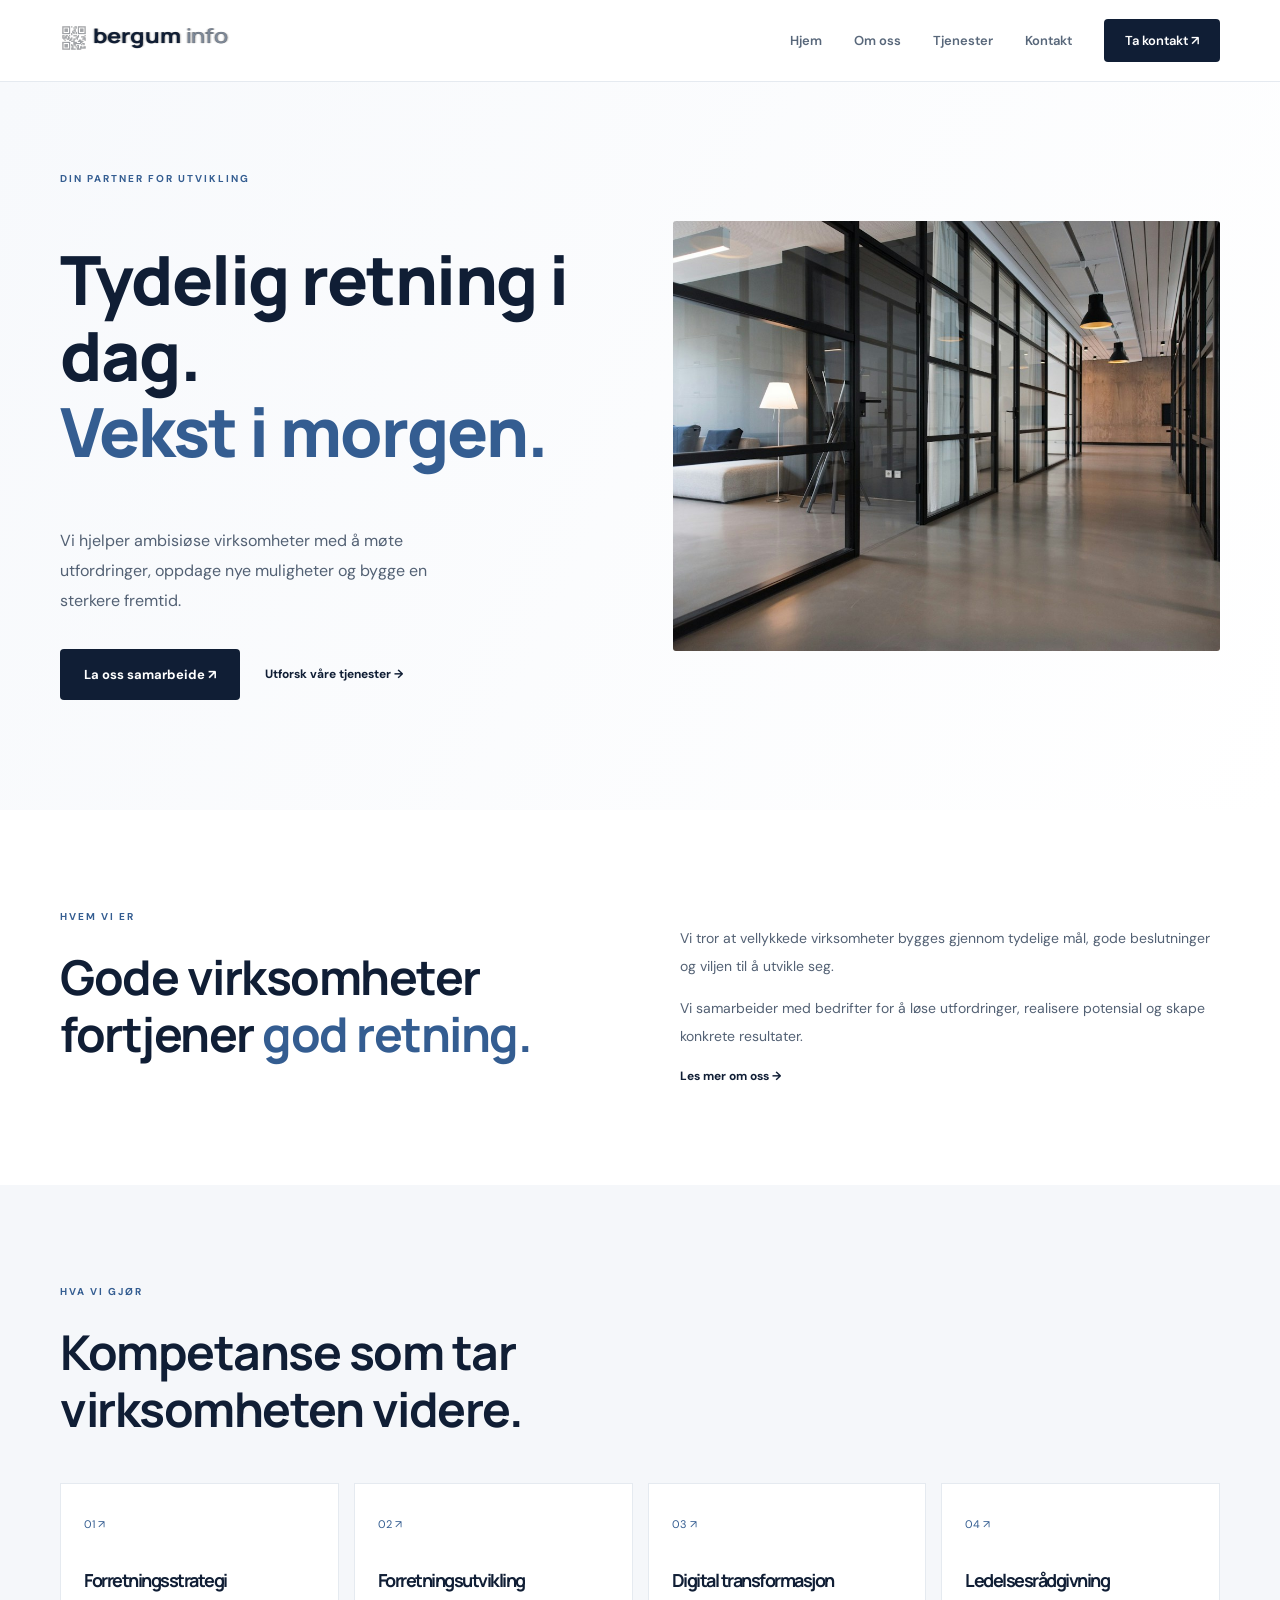
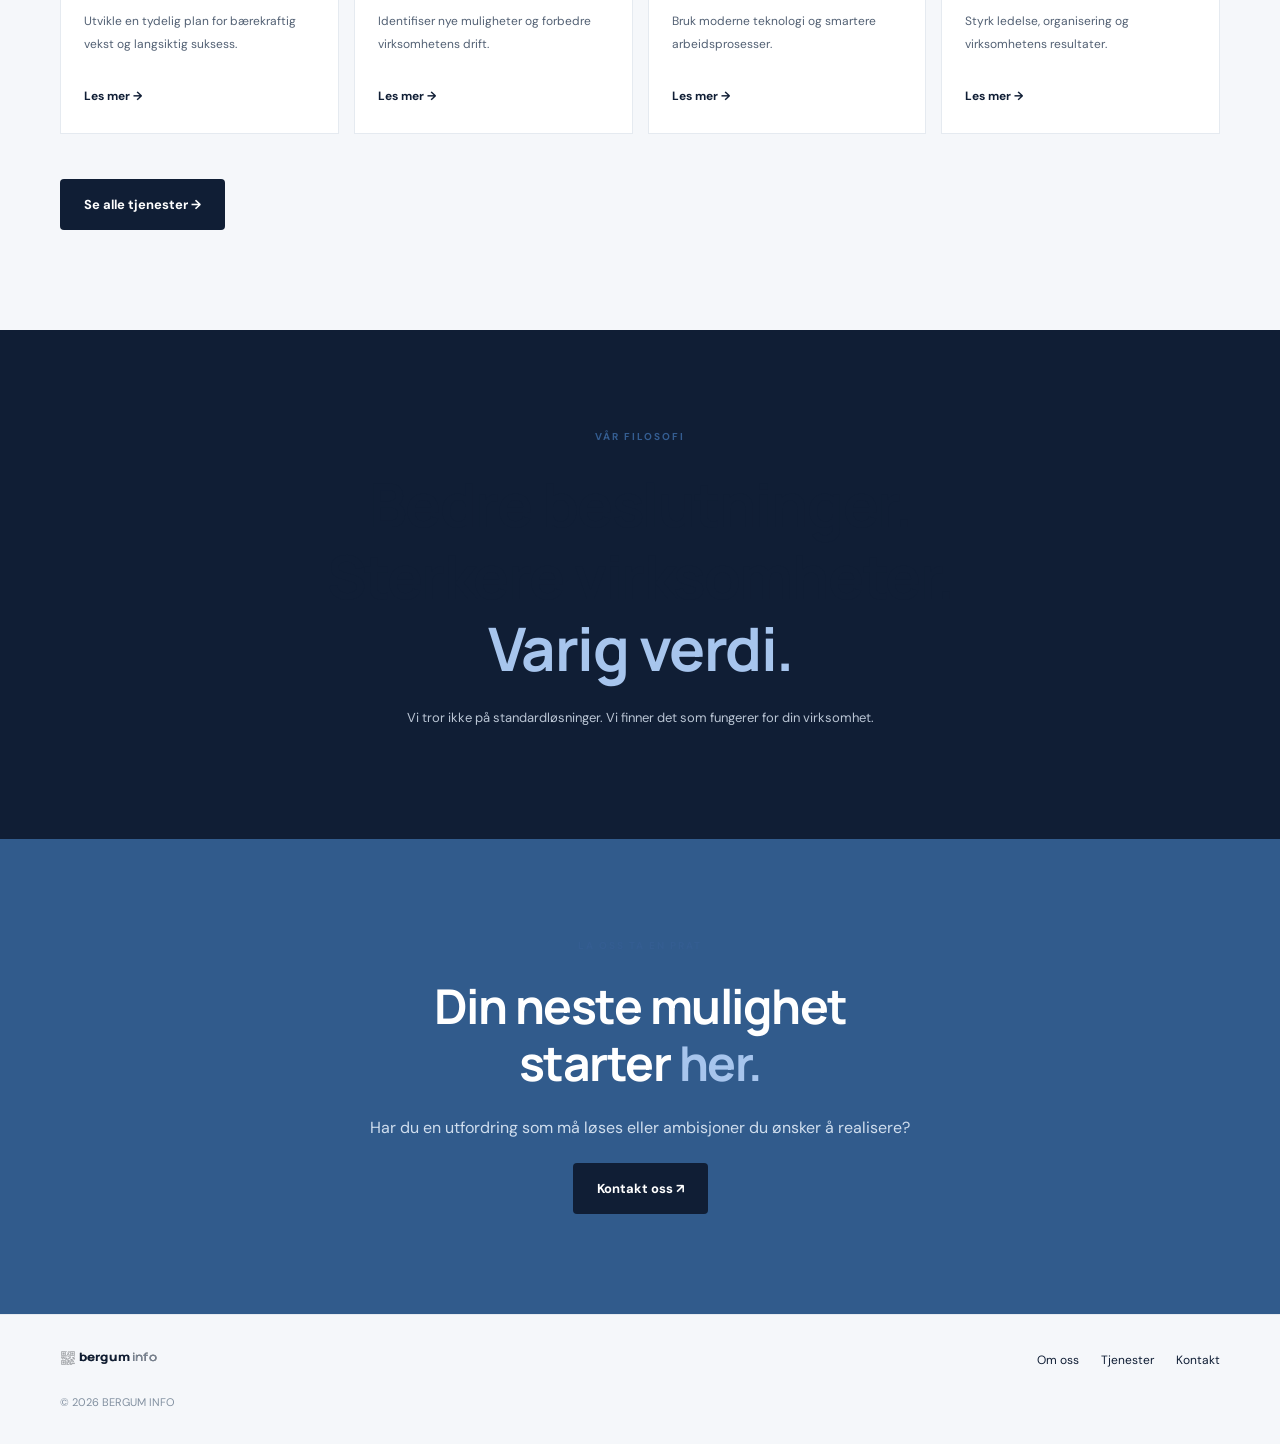
<file: index.html>
<!DOCTYPE html><html lang="nb"><head><meta charset="UTF-8"><meta name="viewport" content="width=device-width, initial-scale=1"><meta name="description" content="Vi hjelper virksomheter med strategi, utvikling og vekst."><title>bergum info</title><link rel="stylesheet" href="[data-uri]"><link rel="preconnect" href="/font/Manrope-Regular.ttf"><link rel="preconnect" href="/font/Manrope-Medium.ttf"><link rel="preconnect" href="/font/Manrope-Bold.ttf"><link rel="preconnect" href="/font/Manrope-ExtraBold.ttf"><link rel="stylesheet" href="/font/Manrope.css"><link rel="preconnect" href="/font/DMSans-Regular.ttf"><link rel="preconnect" href="/font/DMSans-Medium.ttf"><link rel="stylesheet" href="/font/DMSans.css"><link rel="icon" href="/icon-128.png" type="image/png" sizes="128x128"><link rel="icon" href="/icon-32.png" type="image/png" sizes="32x32"><link rel="icon" href="/favicon.svg" type="image/svg+xml"><link rel="icon" href="/favicon.ico" type="image/x-icon"><style>.hero[data-astro-cid-lcdefpme]{background:linear-gradient(115deg, var(--color-hero), var(--color-background));padding:90px 0 110px}.hero-grid[data-astro-cid-lcdefpme]{grid-template-columns:1fr 1fr;align-items:center;gap:65px;display:grid}.hero[data-astro-cid-lcdefpme] p[data-astro-cid-lcdefpme]{color:var(--color-text-secondary);max-width:430px;margin:27px 0 32px;line-height:1.9}.hero-actions[data-astro-cid-lcdefpme]{flex-wrap:wrap;align-items:center;gap:25px;display:flex}.hero-image[data-astro-cid-lcdefpme] img[data-astro-cid-lcdefpme]{object-fit:cover;border-radius:3px;width:100%;height:430px}.intro-grid[data-astro-cid-lcdefpme]{grid-template-columns:1fr 1fr;gap:80px;display:grid}.intro-grid[data-astro-cid-lcdefpme] p[data-astro-cid-lcdefpme]{color:var(--color-text-secondary);font-size:14px;line-height:2}.services[data-astro-cid-lcdefpme]{background:var(--color-surface)}.services-grid[data-astro-cid-lcdefpme]{grid-template-columns:repeat(4,1fr);gap:15px;margin:45px 0;display:grid}.service-card[data-astro-cid-lcdefpme]{background:var(--color-surface-elevated);border:1px solid var(--color-border);padding:28px 23px;transition:transform .2s}.service-card[data-astro-cid-lcdefpme]:hover{transform:translateY(-5px)}.service-card[data-astro-cid-lcdefpme]>span[data-astro-cid-lcdefpme]:first-child{color:var(--color-primary);font-size:11px}.service-card[data-astro-cid-lcdefpme] h3[data-astro-cid-lcdefpme]{margin-top:35px;font-size:18px}.service-card[data-astro-cid-lcdefpme] p[data-astro-cid-lcdefpme]{color:var(--color-text-secondary);font-size:12px;line-height:1.9}.service-link[data-astro-cid-lcdefpme]{margin-top:20px;font-size:12px;font-weight:700;display:inline-block}.statement[data-astro-cid-lcdefpme]{color:#white;text-align:center;background:#101e35;padding:100px 0}.statement[data-astro-cid-lcdefpme] h2[data-astro-cid-lcdefpme]{font-size:clamp(40px,5vw,60px)}.statement[data-astro-cid-lcdefpme] h2[data-astro-cid-lcdefpme] span[data-astro-cid-lcdefpme]{color:var(--color-accent)}.statement[data-astro-cid-lcdefpme] p[data-astro-cid-lcdefpme]{color:#bac5d4;margin-top:25px;font-size:13px}.contact[data-astro-cid-lcdefpme]{color:#fff;text-align:center;background:#315b8c}.contact[data-astro-cid-lcdefpme] h2[data-astro-cid-lcdefpme] span[data-astro-cid-lcdefpme]{color:var(--color-accent)}.contact[data-astro-cid-lcdefpme] p[data-astro-cid-lcdefpme]{color:#d0deee;margin:25px 0}@media (width<=850px){.services-grid[data-astro-cid-lcdefpme]{grid-template-columns:repeat(2,1fr)}}@media (width<=650px){.hero[data-astro-cid-lcdefpme]{padding:65px 0}.hero-grid[data-astro-cid-lcdefpme],.intro-grid[data-astro-cid-lcdefpme]{grid-template-columns:1fr;gap:35px}.hero-image[data-astro-cid-lcdefpme] img[data-astro-cid-lcdefpme]{height:320px}.services-grid[data-astro-cid-lcdefpme]{gap:10px}.service-card[data-astro-cid-lcdefpme]{padding:20px 15px}}
</style><link rel="stylesheet" href="/_astro/MainLayout.CnmLRXJE.css"></head><body><header class="header" data-astro-cid-nen7h5rs><nav class="nav container" aria-label="Hovedmeny" data-astro-cid-nen7h5rs><a href="/" data-astro-cid-nen7h5rs><svg class="logo" height="1.75rem" version="1.1" viewBox="0 0 508 76.8" xmlns="http://www.w3.org/2000/svg" xmlns:xlink="http://www.w3.org/1999/xlink"><defs><rect id="p" width="8" height="8"></rect><filter id="b" x="-.021429" y="-.021429" width="1.0429" height="1.0429" color-interpolation-filters="sRGB"><feGaussianBlur result="result6" stdDeviation="1.5"></feGaussianBlur><feComposite in="SourceGraphic" in2="result6" operator="atop" result="result8"></feComposite><feComposite in="result8" in2="SourceAlpha" operator="atop" result="result9"></feComposite></filter><filter id="a" x="-.021606" y="-.12276" width="1.0463" height="1.2631" color-interpolation-filters="sRGB"><feGaussianBlur result="fbSourceGraphic" stdDeviation="0.6991878"></feGaussianBlur><feColorMatrix in="fbSourceGraphic" result="fbSourceGraphicAlpha" values="0 0 0 -1 0 0 0 0 -1 0 0 0 0 -1 0 0 0 0 1 0"></feColorMatrix><feFlood flood-color="rgb(0,0,0)" flood-opacity=".618" in="fbSourceGraphic" result="flood"></feFlood><feComposite in="flood" in2="fbSourceGraphic" operator="in" result="composite1"></feComposite><feGaussianBlur result="blur" stdDeviation="2"></feGaussianBlur><feOffset dx="1" dy="1" result="offset"></feOffset><feComposite in="fbSourceGraphic" in2="offset" result="composite2"></feComposite></filter></defs><g style="fill: var(--color-logo-1, #7d8999);fill-opacity: var(--opacity-logo-1, .55)" transform="matrix(.38095 0 0 .38095 -5.7905 -5.7905)" filter="url(#b)"><use x="32" y="32" width="232" height="232" xlink:href="#p"></use><use x="32" y="40" width="232" height="232" xlink:href="#p"></use><use x="32" y="48" width="232" height="232" xlink:href="#p"></use><use x="32" y="56" width="232" height="232" xlink:href="#p"></use><use x="32" y="64" width="232" height="232" xlink:href="#p"></use><use x="32" y="72" width="232" height="232" xlink:href="#p"></use><use x="32" y="80" width="232" height="232" xlink:href="#p"></use><use x="32" y="96" width="232" height="232" xlink:href="#p"></use><use x="32" y="104" width="232" height="232" xlink:href="#p"></use><use x="32" y="112" width="232" height="232" xlink:href="#p"></use><use x="32" y="144" width="232" height="232" xlink:href="#p"></use><use x="32" y="152" width="232" height="232" xlink:href="#p"></use><use x="32" y="160" width="232" height="232" xlink:href="#p"></use><use x="32" y="168" width="232" height="232" xlink:href="#p"></use><use x="32" y="176" width="232" height="232" xlink:href="#p"></use><use x="32" y="184" width="232" height="232" xlink:href="#p"></use><use x="32" y="192" width="232" height="232" xlink:href="#p"></use><use x="40" y="32" width="232" height="232" xlink:href="#p"></use><use x="40" y="80" width="232" height="232" xlink:href="#p"></use><use x="40" y="96" width="232" height="232" xlink:href="#p"></use><use x="40" y="112" width="232" height="232" xlink:href="#p"></use><use x="40" y="120" width="232" height="232" xlink:href="#p"></use><use x="40" y="144" width="232" height="232" xlink:href="#p"></use><use x="40" y="192" width="232" height="232" xlink:href="#p"></use><use x="48" y="32" width="232" height="232" xlink:href="#p"></use><use x="48" y="48" width="232" height="232" xlink:href="#p"></use><use x="48" y="56" width="232" height="232" xlink:href="#p"></use><use x="48" y="64" width="232" height="232" xlink:href="#p"></use><use x="48" y="80" width="232" height="232" xlink:href="#p"></use><use x="48" y="104" width="232" height="232" xlink:href="#p"></use><use x="48" y="112" width="232" height="232" xlink:href="#p"></use><use x="48" y="128" width="232" height="232" xlink:href="#p"></use><use x="48" y="144" width="232" height="232" xlink:href="#p"></use><use x="48" y="160" width="232" height="232" xlink:href="#p"></use><use x="48" y="168" width="232" height="232" xlink:href="#p"></use><use x="48" y="176" width="232" height="232" xlink:href="#p"></use><use x="48" y="192" width="232" height="232" xlink:href="#p"></use><use x="56" y="32" width="232" height="232" xlink:href="#p"></use><use x="56" y="48" width="232" height="232" xlink:href="#p"></use><use x="56" y="56" width="232" height="232" xlink:href="#p"></use><use x="56" y="64" width="232" height="232" xlink:href="#p"></use><use x="56" y="80" width="232" height="232" xlink:href="#p"></use><use x="56" y="96" width="232" height="232" xlink:href="#p"></use><use x="56" y="104" width="232" height="232" xlink:href="#p"></use><use x="56" y="112" width="232" height="232" xlink:href="#p"></use><use x="56" y="144" width="232" height="232" xlink:href="#p"></use><use x="56" y="160" width="232" height="232" xlink:href="#p"></use><use x="56" y="168" width="232" height="232" xlink:href="#p"></use><use x="56" y="176" width="232" height="232" xlink:href="#p"></use><use x="56" y="192" width="232" height="232" xlink:href="#p"></use><use x="64" y="32" width="232" height="232" xlink:href="#p"></use><use x="64" y="48" width="232" height="232" xlink:href="#p"></use><use x="64" y="56" width="232" height="232" xlink:href="#p"></use><use x="64" y="64" width="232" height="232" xlink:href="#p"></use><use x="64" y="80" width="232" height="232" xlink:href="#p"></use><use x="64" y="96" width="232" height="232" xlink:href="#p"></use><use x="64" y="120" width="232" height="232" xlink:href="#p"></use><use x="64" y="144" width="232" height="232" xlink:href="#p"></use><use x="64" y="160" width="232" height="232" xlink:href="#p"></use><use x="64" y="168" width="232" height="232" xlink:href="#p"></use><use x="64" y="176" width="232" height="232" xlink:href="#p"></use><use x="64" y="192" width="232" height="232" xlink:href="#p"></use><use x="72" y="32" width="232" height="232" xlink:href="#p"></use><use x="72" y="80" width="232" height="232" xlink:href="#p"></use><use x="72" y="104" width="232" height="232" xlink:href="#p"></use><use x="72" y="112" width="232" height="232" xlink:href="#p"></use><use x="72" y="120" width="232" height="232" xlink:href="#p"></use><use x="72" y="144" width="232" height="232" xlink:href="#p"></use><use x="72" y="192" width="232" height="232" xlink:href="#p"></use><use x="80" y="32" width="232" height="232" xlink:href="#p"></use><use x="80" y="40" width="232" height="232" xlink:href="#p"></use><use x="80" y="48" width="232" height="232" xlink:href="#p"></use><use x="80" y="56" width="232" height="232" xlink:href="#p"></use><use x="80" y="64" width="232" height="232" xlink:href="#p"></use><use x="80" y="72" width="232" height="232" xlink:href="#p"></use><use x="80" y="80" width="232" height="232" xlink:href="#p"></use><use x="80" y="96" width="232" height="232" xlink:href="#p"></use><use x="80" y="112" width="232" height="232" xlink:href="#p"></use><use x="80" y="128" width="232" height="232" xlink:href="#p"></use><use x="80" y="144" width="232" height="232" xlink:href="#p"></use><use x="80" y="152" width="232" height="232" xlink:href="#p"></use><use x="80" y="160" width="232" height="232" xlink:href="#p"></use><use x="80" y="168" width="232" height="232" xlink:href="#p"></use><use x="80" y="176" width="232" height="232" xlink:href="#p"></use><use x="80" y="184" width="232" height="232" xlink:href="#p"></use><use x="80" y="192" width="232" height="232" xlink:href="#p"></use><use x="88" y="120" width="232" height="232" xlink:href="#p"></use><use x="88" y="128" width="232" height="232" xlink:href="#p"></use><use x="96" y="32" width="232" height="232" xlink:href="#p"></use><use x="96" y="80" width="232" height="232" xlink:href="#p"></use><use x="96" y="88" width="232" height="232" xlink:href="#p"></use><use x="96" y="112" width="232" height="232" xlink:href="#p"></use><use x="96" y="120" width="232" height="232" xlink:href="#p"></use><use x="96" y="136" width="232" height="232" xlink:href="#p"></use><use x="96" y="160" width="232" height="232" xlink:href="#p"></use><use x="96" y="168" width="232" height="232" xlink:href="#p"></use><use x="96" y="184" width="232" height="232" xlink:href="#p"></use><use x="96" y="192" width="232" height="232" xlink:href="#p"></use><use x="104" y="64" width="232" height="232" xlink:href="#p"></use><use x="104" y="72" width="232" height="232" xlink:href="#p"></use><use x="104" y="136" width="232" height="232" xlink:href="#p"></use><use x="104" y="168" width="232" height="232" xlink:href="#p"></use><use x="104" y="176" width="232" height="232" xlink:href="#p"></use><use x="104" y="184" width="232" height="232" xlink:href="#p"></use><use x="104" y="192" width="232" height="232" xlink:href="#p"></use><use x="112" y="40" width="232" height="232" xlink:href="#p"></use><use x="112" y="56" width="232" height="232" xlink:href="#p"></use><use x="112" y="72" width="232" height="232" xlink:href="#p"></use><use x="112" y="80" width="232" height="232" xlink:href="#p"></use><use x="112" y="96" width="232" height="232" xlink:href="#p"></use><use x="112" y="120" width="232" height="232" xlink:href="#p"></use><use x="112" y="128" width="232" height="232" xlink:href="#p"></use><use x="112" y="136" width="232" height="232" xlink:href="#p"></use><use x="112" y="144" width="232" height="232" xlink:href="#p"></use><use x="112" y="152" width="232" height="232" xlink:href="#p"></use><use x="112" y="160" width="232" height="232" xlink:href="#p"></use><use x="112" y="192" width="232" height="232" xlink:href="#p"></use><use x="120" y="32" width="232" height="232" xlink:href="#p"></use><use x="120" y="48" width="232" height="232" xlink:href="#p"></use><use x="120" y="56" width="232" height="232" xlink:href="#p"></use><use x="120" y="64" width="232" height="232" xlink:href="#p"></use><use x="120" y="96" width="232" height="232" xlink:href="#p"></use><use x="120" y="120" width="232" height="232" xlink:href="#p"></use><use x="120" y="144" width="232" height="232" xlink:href="#p"></use><use x="120" y="152" width="232" height="232" xlink:href="#p"></use><use x="120" y="160" width="232" height="232" xlink:href="#p"></use><use x="120" y="168" width="232" height="232" xlink:href="#p"></use><use x="120" y="192" width="232" height="232" xlink:href="#p"></use><use x="128" y="32" width="232" height="232" xlink:href="#p"></use><use x="128" y="40" width="232" height="232" xlink:href="#p"></use><use x="128" y="72" width="232" height="232" xlink:href="#p"></use><use x="128" y="80" width="232" height="232" xlink:href="#p"></use><use x="128" y="96" width="232" height="232" xlink:href="#p"></use><use x="128" y="112" width="232" height="232" xlink:href="#p"></use><use x="128" y="144" width="232" height="232" xlink:href="#p"></use><use x="128" y="152" width="232" height="232" xlink:href="#p"></use><use x="128" y="176" width="232" height="232" xlink:href="#p"></use><use x="136" y="104" width="232" height="232" xlink:href="#p"></use><use x="136" y="112" width="232" height="232" xlink:href="#p"></use><use x="136" y="120" width="232" height="232" xlink:href="#p"></use><use x="136" y="152" width="232" height="232" xlink:href="#p"></use><use x="136" y="168" width="232" height="232" xlink:href="#p"></use><use x="136" y="184" width="232" height="232" xlink:href="#p"></use><use x="136" y="192" width="232" height="232" xlink:href="#p"></use><use x="144" y="32" width="232" height="232" xlink:href="#p"></use><use x="144" y="40" width="232" height="232" xlink:href="#p"></use><use x="144" y="48" width="232" height="232" xlink:href="#p"></use><use x="144" y="56" width="232" height="232" xlink:href="#p"></use><use x="144" y="64" width="232" height="232" xlink:href="#p"></use><use x="144" y="72" width="232" height="232" xlink:href="#p"></use><use x="144" y="80" width="232" height="232" xlink:href="#p"></use><use x="144" y="96" width="232" height="232" xlink:href="#p"></use><use x="144" y="104" width="232" height="232" xlink:href="#p"></use><use x="144" y="136" width="232" height="232" xlink:href="#p"></use><use x="144" y="152" width="232" height="232" xlink:href="#p"></use><use x="144" y="168" width="232" height="232" xlink:href="#p"></use><use x="144" y="176" width="232" height="232" xlink:href="#p"></use><use x="144" y="184" width="232" height="232" xlink:href="#p"></use><use x="144" y="192" width="232" height="232" xlink:href="#p"></use><use x="152" y="32" width="232" height="232" xlink:href="#p"></use><use x="152" y="80" width="232" height="232" xlink:href="#p"></use><use x="152" y="128" width="232" height="232" xlink:href="#p"></use><use x="152" y="136" width="232" height="232" xlink:href="#p"></use><use x="152" y="152" width="232" height="232" xlink:href="#p"></use><use x="152" y="192" width="232" height="232" xlink:href="#p"></use><use x="160" y="32" width="232" height="232" xlink:href="#p"></use><use x="160" y="48" width="232" height="232" xlink:href="#p"></use><use x="160" y="56" width="232" height="232" xlink:href="#p"></use><use x="160" y="64" width="232" height="232" xlink:href="#p"></use><use x="160" y="80" width="232" height="232" xlink:href="#p"></use><use x="160" y="128" width="232" height="232" xlink:href="#p"></use><use x="160" y="136" width="232" height="232" xlink:href="#p"></use><use x="160" y="144" width="232" height="232" xlink:href="#p"></use><use x="160" y="152" width="232" height="232" xlink:href="#p"></use><use x="160" y="176" width="232" height="232" xlink:href="#p"></use><use x="160" y="184" width="232" height="232" xlink:href="#p"></use><use x="160" y="192" width="232" height="232" xlink:href="#p"></use><use x="168" y="32" width="232" height="232" xlink:href="#p"></use><use x="168" y="48" width="232" height="232" xlink:href="#p"></use><use x="168" y="56" width="232" height="232" xlink:href="#p"></use><use x="168" y="64" width="232" height="232" xlink:href="#p"></use><use x="168" y="80" width="232" height="232" xlink:href="#p"></use><use x="168" y="104" width="232" height="232" xlink:href="#p"></use><use x="168" y="136" width="232" height="232" xlink:href="#p"></use><use x="168" y="144" width="232" height="232" xlink:href="#p"></use><use x="168" y="160" width="232" height="232" xlink:href="#p"></use><use x="168" y="176" width="232" height="232" xlink:href="#p"></use><use x="168" y="184" width="232" height="232" xlink:href="#p"></use><use x="176" y="32" width="232" height="232" xlink:href="#p"></use><use x="176" y="48" width="232" height="232" xlink:href="#p"></use><use x="176" y="56" width="232" height="232" xlink:href="#p"></use><use x="176" y="64" width="232" height="232" xlink:href="#p"></use><use x="176" y="80" width="232" height="232" xlink:href="#p"></use><use x="176" y="104" width="232" height="232" xlink:href="#p"></use><use x="176" y="120" width="232" height="232" xlink:href="#p"></use><use x="176" y="136" width="232" height="232" xlink:href="#p"></use><use x="176" y="152" width="232" height="232" xlink:href="#p"></use><use x="176" y="184" width="232" height="232" xlink:href="#p"></use><use x="184" y="32" width="232" height="232" xlink:href="#p"></use><use x="184" y="80" width="232" height="232" xlink:href="#p"></use><use x="184" y="104" width="232" height="232" xlink:href="#p"></use><use x="184" y="112" width="232" height="232" xlink:href="#p"></use><use x="184" y="120" width="232" height="232" xlink:href="#p"></use><use x="184" y="152" width="232" height="232" xlink:href="#p"></use><use x="184" y="160" width="232" height="232" xlink:href="#p"></use><use x="184" y="176" width="232" height="232" xlink:href="#p"></use><use x="184" y="184" width="232" height="232" xlink:href="#p"></use><use x="192" y="32" width="232" height="232" xlink:href="#p"></use><use x="192" y="40" width="232" height="232" xlink:href="#p"></use><use x="192" y="48" width="232" height="232" xlink:href="#p"></use><use x="192" y="56" width="232" height="232" xlink:href="#p"></use><use x="192" y="64" width="232" height="232" xlink:href="#p"></use><use x="192" y="72" width="232" height="232" xlink:href="#p"></use><use x="192" y="80" width="232" height="232" xlink:href="#p"></use><use x="192" y="96" width="232" height="232" xlink:href="#p"></use><use x="192" y="112" width="232" height="232" xlink:href="#p"></use><use x="192" y="120" width="232" height="232" xlink:href="#p"></use><use x="192" y="128" width="232" height="232" xlink:href="#p"></use><use x="192" y="176" width="232" height="232" xlink:href="#p"></use><use x="192" y="184" width="232" height="232" xlink:href="#p"></use></g><text transform="matrix(1.1245 0 0 .95299 -14.87 -17.86)" x="93.083702" y="74.142441" fill="#ffffff" filter="url(#a)" stroke="#000000" stroke-width=".97985" word-spacing="0px" style="line-height:0%" xml:space="preserve"><tspan x="93.083702" y="74.142441" font-family="Manrope" font-size="57.332px" stroke="#000000" stroke-opacity=".21" stroke-width=".97985" style="line-height:0%"><tspan style="fill: var(--color-logo-2, #101e35);font-weight: var(--font-weight-logo-2, 700)">bergum</tspan> <tspan style="fill: var(--color-logo-3, #7d8999);font-weight: var(--font-weight-logo-3, 500)">info</tspan></tspan></text></svg></a><div class="desktop-nav" data-astro-cid-nen7h5rs><a href="/" aria-current="page" data-astro-cid-nen7h5rs>Hjem</a><a href="/om-oss" data-astro-cid-nen7h5rs>Om oss</a><a href="/tjenester" data-astro-cid-nen7h5rs>Tjenester</a><a href="/kontakt" data-astro-cid-nen7h5rs>Kontakt</a><a href="/kontakt" class="nav-cta" data-astro-cid-nen7h5rs>Ta kontakt ↗</a></div><details class="mobile-nav" data-astro-cid-nen7h5rs><summary aria-label="Åpne meny" data-astro-cid-nen7h5rs><span class="menu-icon" data-astro-cid-nen7h5rs>☰</span></summary><div class="mobile-menu" data-astro-cid-nen7h5rs><a href="/" aria-current="page" data-astro-cid-nen7h5rs>Hjem</a><a href="/om-oss" data-astro-cid-nen7h5rs>Om oss</a><a href="/tjenester" data-astro-cid-nen7h5rs>Tjenester</a><a href="/kontakt" data-astro-cid-nen7h5rs>Kontakt</a><a href="/kontakt" class="nav-cta" data-astro-cid-nen7h5rs>Ta kontakt ↗</a></div></details></nav></header><main><section class="hero" data-astro-cid-lcdefpme><div class="container hero-grid" data-astro-cid-lcdefpme><div data-astro-cid-lcdefpme><div class="eyebrow" data-astro-cid-lcdefpme>DIN PARTNER FOR UTVIKLING</div><h1 data-astro-cid-lcdefpme>Tydelig retning i dag.<br data-astro-cid-lcdefpme><span data-astro-cid-lcdefpme>Vekst i morgen.</span></h1><p data-astro-cid-lcdefpme>Vi hjelper ambisiøse virksomheter med å møte utfordringer, oppdage nye muligheter og bygge en sterkere fremtid.</p><div class="hero-actions" data-astro-cid-lcdefpme><a href="/kontakt" class="button button-primary" data-astro-cid-lcdefpme>La oss samarbeide ↗</a><a href="/tjenester" class="text-link" data-astro-cid-lcdefpme>Utforsk våre tjenester →</a></div></div><div class="hero-image" data-astro-cid-lcdefpme><img src="/images/hero6101.jpg" alt="Moderne kontorlokaler" data-astro-cid-lcdefpme></div></div></section><section class="intro section" data-astro-cid-lcdefpme><div class="container intro-grid" data-astro-cid-lcdefpme><div data-astro-cid-lcdefpme><div class="eyebrow" data-astro-cid-lcdefpme>HVEM VI ER</div><h2 data-astro-cid-lcdefpme>Gode virksomheter fortjener <span data-astro-cid-lcdefpme>god retning.</span></h2></div><div data-astro-cid-lcdefpme><p data-astro-cid-lcdefpme>Vi tror at vellykkede virksomheter bygges gjennom tydelige mål, gode beslutninger og viljen til å utvikle seg.</p><p data-astro-cid-lcdefpme>Vi samarbeider med bedrifter for å løse utfordringer, realisere potensial og skape konkrete resultater.</p><a href="/om-oss" class="text-link" data-astro-cid-lcdefpme>Les mer om oss →</a></div></div></section><section class="services section" data-astro-cid-lcdefpme><div class="container" data-astro-cid-lcdefpme><div class="eyebrow" data-astro-cid-lcdefpme>HVA VI GJØR</div><h2 data-astro-cid-lcdefpme>Kompetanse som tar<br data-astro-cid-lcdefpme>virksomheten videre.</h2><div class="services-grid" data-astro-cid-lcdefpme><a href="/tjenester/forretningsstrategi" class="service-card" data-astro-cid-lcdefpme><span data-astro-cid-lcdefpme>01 ↗</span><h3 data-astro-cid-lcdefpme>Forretningsstrategi</h3><p data-astro-cid-lcdefpme>Utvikle en tydelig plan for bærekraftig vekst og langsiktig suksess.</p><span class="service-link" data-astro-cid-lcdefpme>Les mer →</span></a><a href="/tjenester/forretningsutvikling" class="service-card" data-astro-cid-lcdefpme><span data-astro-cid-lcdefpme>02 ↗</span><h3 data-astro-cid-lcdefpme>Forretningsutvikling</h3><p data-astro-cid-lcdefpme>Identifiser nye muligheter og forbedre virksomhetens drift.</p><span class="service-link" data-astro-cid-lcdefpme>Les mer →</span></a><a href="/tjenester/digital-transformasjon" class="service-card" data-astro-cid-lcdefpme><span data-astro-cid-lcdefpme>03 ↗</span><h3 data-astro-cid-lcdefpme>Digital transformasjon</h3><p data-astro-cid-lcdefpme>Bruk moderne teknologi og smartere arbeidsprosesser.</p><span class="service-link" data-astro-cid-lcdefpme>Les mer →</span></a><a href="/tjenester/ledelsesradgivning" class="service-card" data-astro-cid-lcdefpme><span data-astro-cid-lcdefpme>04 ↗</span><h3 data-astro-cid-lcdefpme>Ledelsesrådgivning</h3><p data-astro-cid-lcdefpme>Styrk ledelse, organisering og virksomhetens resultater.</p><span class="service-link" data-astro-cid-lcdefpme>Les mer →</span></a></div><a href="/tjenester" class="button button-primary" data-astro-cid-lcdefpme>Se alle tjenester →</a></div></section><section class="statement" data-astro-cid-lcdefpme><div class="container" data-astro-cid-lcdefpme><div class="eyebrow" data-astro-cid-lcdefpme>VÅR FILOSOFI</div><h2 data-astro-cid-lcdefpme>Bedre beslutninger.<br data-astro-cid-lcdefpme>Sterkere virksomheter.<br data-astro-cid-lcdefpme><span data-astro-cid-lcdefpme>Varig verdi.</span></h2><p data-astro-cid-lcdefpme>Vi tror ikke på standardløsninger. Vi finner det som fungerer for din virksomhet.</p></div></section><section class="contact section" data-astro-cid-lcdefpme><div class="container" data-astro-cid-lcdefpme><div class="eyebrow" data-astro-cid-lcdefpme>LA OSS TA EN PRAT</div><h2 data-astro-cid-lcdefpme>Din neste mulighet<br data-astro-cid-lcdefpme>starter <span data-astro-cid-lcdefpme>her.</span></h2><p data-astro-cid-lcdefpme>Har du en utfordring som må løses eller ambisjoner du ønsker å realisere?</p><a href="/kontakt" class="button button-primary" data-astro-cid-lcdefpme>Kontakt oss ↗</a></div></section></main><footer class="footer" data-astro-cid-jo6i4kqk><div class="container footer-inner" data-astro-cid-jo6i4kqk><a href="/" data-astro-cid-jo6i4kqk><svg class="logo" height="1rem" version="1.1" viewBox="0 0 508 76.8" xmlns="http://www.w3.org/2000/svg" xmlns:xlink="http://www.w3.org/1999/xlink"><defs><rect id="p" width="8" height="8"></rect><filter id="b" x="-.021429" y="-.021429" width="1.0429" height="1.0429" color-interpolation-filters="sRGB"><feGaussianBlur result="result6" stdDeviation="1.5"></feGaussianBlur><feComposite in="SourceGraphic" in2="result6" operator="atop" result="result8"></feComposite><feComposite in="result8" in2="SourceAlpha" operator="atop" result="result9"></feComposite></filter><filter id="a" x="-.021606" y="-.12276" width="1.0463" height="1.2631" color-interpolation-filters="sRGB"><feGaussianBlur result="fbSourceGraphic" stdDeviation="0.6991878"></feGaussianBlur><feColorMatrix in="fbSourceGraphic" result="fbSourceGraphicAlpha" values="0 0 0 -1 0 0 0 0 -1 0 0 0 0 -1 0 0 0 0 1 0"></feColorMatrix><feFlood flood-color="rgb(0,0,0)" flood-opacity=".618" in="fbSourceGraphic" result="flood"></feFlood><feComposite in="flood" in2="fbSourceGraphic" operator="in" result="composite1"></feComposite><feGaussianBlur result="blur" stdDeviation="2"></feGaussianBlur><feOffset dx="1" dy="1" result="offset"></feOffset><feComposite in="fbSourceGraphic" in2="offset" result="composite2"></feComposite></filter></defs><g style="fill: var(--color-logo-1, #7d8999);fill-opacity: var(--opacity-logo-1, .55)" transform="matrix(.38095 0 0 .38095 -5.7905 -5.7905)" filter="url(#b)"><use x="32" y="32" width="232" height="232" xlink:href="#p"></use><use x="32" y="40" width="232" height="232" xlink:href="#p"></use><use x="32" y="48" width="232" height="232" xlink:href="#p"></use><use x="32" y="56" width="232" height="232" xlink:href="#p"></use><use x="32" y="64" width="232" height="232" xlink:href="#p"></use><use x="32" y="72" width="232" height="232" xlink:href="#p"></use><use x="32" y="80" width="232" height="232" xlink:href="#p"></use><use x="32" y="96" width="232" height="232" xlink:href="#p"></use><use x="32" y="104" width="232" height="232" xlink:href="#p"></use><use x="32" y="112" width="232" height="232" xlink:href="#p"></use><use x="32" y="144" width="232" height="232" xlink:href="#p"></use><use x="32" y="152" width="232" height="232" xlink:href="#p"></use><use x="32" y="160" width="232" height="232" xlink:href="#p"></use><use x="32" y="168" width="232" height="232" xlink:href="#p"></use><use x="32" y="176" width="232" height="232" xlink:href="#p"></use><use x="32" y="184" width="232" height="232" xlink:href="#p"></use><use x="32" y="192" width="232" height="232" xlink:href="#p"></use><use x="40" y="32" width="232" height="232" xlink:href="#p"></use><use x="40" y="80" width="232" height="232" xlink:href="#p"></use><use x="40" y="96" width="232" height="232" xlink:href="#p"></use><use x="40" y="112" width="232" height="232" xlink:href="#p"></use><use x="40" y="120" width="232" height="232" xlink:href="#p"></use><use x="40" y="144" width="232" height="232" xlink:href="#p"></use><use x="40" y="192" width="232" height="232" xlink:href="#p"></use><use x="48" y="32" width="232" height="232" xlink:href="#p"></use><use x="48" y="48" width="232" height="232" xlink:href="#p"></use><use x="48" y="56" width="232" height="232" xlink:href="#p"></use><use x="48" y="64" width="232" height="232" xlink:href="#p"></use><use x="48" y="80" width="232" height="232" xlink:href="#p"></use><use x="48" y="104" width="232" height="232" xlink:href="#p"></use><use x="48" y="112" width="232" height="232" xlink:href="#p"></use><use x="48" y="128" width="232" height="232" xlink:href="#p"></use><use x="48" y="144" width="232" height="232" xlink:href="#p"></use><use x="48" y="160" width="232" height="232" xlink:href="#p"></use><use x="48" y="168" width="232" height="232" xlink:href="#p"></use><use x="48" y="176" width="232" height="232" xlink:href="#p"></use><use x="48" y="192" width="232" height="232" xlink:href="#p"></use><use x="56" y="32" width="232" height="232" xlink:href="#p"></use><use x="56" y="48" width="232" height="232" xlink:href="#p"></use><use x="56" y="56" width="232" height="232" xlink:href="#p"></use><use x="56" y="64" width="232" height="232" xlink:href="#p"></use><use x="56" y="80" width="232" height="232" xlink:href="#p"></use><use x="56" y="96" width="232" height="232" xlink:href="#p"></use><use x="56" y="104" width="232" height="232" xlink:href="#p"></use><use x="56" y="112" width="232" height="232" xlink:href="#p"></use><use x="56" y="144" width="232" height="232" xlink:href="#p"></use><use x="56" y="160" width="232" height="232" xlink:href="#p"></use><use x="56" y="168" width="232" height="232" xlink:href="#p"></use><use x="56" y="176" width="232" height="232" xlink:href="#p"></use><use x="56" y="192" width="232" height="232" xlink:href="#p"></use><use x="64" y="32" width="232" height="232" xlink:href="#p"></use><use x="64" y="48" width="232" height="232" xlink:href="#p"></use><use x="64" y="56" width="232" height="232" xlink:href="#p"></use><use x="64" y="64" width="232" height="232" xlink:href="#p"></use><use x="64" y="80" width="232" height="232" xlink:href="#p"></use><use x="64" y="96" width="232" height="232" xlink:href="#p"></use><use x="64" y="120" width="232" height="232" xlink:href="#p"></use><use x="64" y="144" width="232" height="232" xlink:href="#p"></use><use x="64" y="160" width="232" height="232" xlink:href="#p"></use><use x="64" y="168" width="232" height="232" xlink:href="#p"></use><use x="64" y="176" width="232" height="232" xlink:href="#p"></use><use x="64" y="192" width="232" height="232" xlink:href="#p"></use><use x="72" y="32" width="232" height="232" xlink:href="#p"></use><use x="72" y="80" width="232" height="232" xlink:href="#p"></use><use x="72" y="104" width="232" height="232" xlink:href="#p"></use><use x="72" y="112" width="232" height="232" xlink:href="#p"></use><use x="72" y="120" width="232" height="232" xlink:href="#p"></use><use x="72" y="144" width="232" height="232" xlink:href="#p"></use><use x="72" y="192" width="232" height="232" xlink:href="#p"></use><use x="80" y="32" width="232" height="232" xlink:href="#p"></use><use x="80" y="40" width="232" height="232" xlink:href="#p"></use><use x="80" y="48" width="232" height="232" xlink:href="#p"></use><use x="80" y="56" width="232" height="232" xlink:href="#p"></use><use x="80" y="64" width="232" height="232" xlink:href="#p"></use><use x="80" y="72" width="232" height="232" xlink:href="#p"></use><use x="80" y="80" width="232" height="232" xlink:href="#p"></use><use x="80" y="96" width="232" height="232" xlink:href="#p"></use><use x="80" y="112" width="232" height="232" xlink:href="#p"></use><use x="80" y="128" width="232" height="232" xlink:href="#p"></use><use x="80" y="144" width="232" height="232" xlink:href="#p"></use><use x="80" y="152" width="232" height="232" xlink:href="#p"></use><use x="80" y="160" width="232" height="232" xlink:href="#p"></use><use x="80" y="168" width="232" height="232" xlink:href="#p"></use><use x="80" y="176" width="232" height="232" xlink:href="#p"></use><use x="80" y="184" width="232" height="232" xlink:href="#p"></use><use x="80" y="192" width="232" height="232" xlink:href="#p"></use><use x="88" y="120" width="232" height="232" xlink:href="#p"></use><use x="88" y="128" width="232" height="232" xlink:href="#p"></use><use x="96" y="32" width="232" height="232" xlink:href="#p"></use><use x="96" y="80" width="232" height="232" xlink:href="#p"></use><use x="96" y="88" width="232" height="232" xlink:href="#p"></use><use x="96" y="112" width="232" height="232" xlink:href="#p"></use><use x="96" y="120" width="232" height="232" xlink:href="#p"></use><use x="96" y="136" width="232" height="232" xlink:href="#p"></use><use x="96" y="160" width="232" height="232" xlink:href="#p"></use><use x="96" y="168" width="232" height="232" xlink:href="#p"></use><use x="96" y="184" width="232" height="232" xlink:href="#p"></use><use x="96" y="192" width="232" height="232" xlink:href="#p"></use><use x="104" y="64" width="232" height="232" xlink:href="#p"></use><use x="104" y="72" width="232" height="232" xlink:href="#p"></use><use x="104" y="136" width="232" height="232" xlink:href="#p"></use><use x="104" y="168" width="232" height="232" xlink:href="#p"></use><use x="104" y="176" width="232" height="232" xlink:href="#p"></use><use x="104" y="184" width="232" height="232" xlink:href="#p"></use><use x="104" y="192" width="232" height="232" xlink:href="#p"></use><use x="112" y="40" width="232" height="232" xlink:href="#p"></use><use x="112" y="56" width="232" height="232" xlink:href="#p"></use><use x="112" y="72" width="232" height="232" xlink:href="#p"></use><use x="112" y="80" width="232" height="232" xlink:href="#p"></use><use x="112" y="96" width="232" height="232" xlink:href="#p"></use><use x="112" y="120" width="232" height="232" xlink:href="#p"></use><use x="112" y="128" width="232" height="232" xlink:href="#p"></use><use x="112" y="136" width="232" height="232" xlink:href="#p"></use><use x="112" y="144" width="232" height="232" xlink:href="#p"></use><use x="112" y="152" width="232" height="232" xlink:href="#p"></use><use x="112" y="160" width="232" height="232" xlink:href="#p"></use><use x="112" y="192" width="232" height="232" xlink:href="#p"></use><use x="120" y="32" width="232" height="232" xlink:href="#p"></use><use x="120" y="48" width="232" height="232" xlink:href="#p"></use><use x="120" y="56" width="232" height="232" xlink:href="#p"></use><use x="120" y="64" width="232" height="232" xlink:href="#p"></use><use x="120" y="96" width="232" height="232" xlink:href="#p"></use><use x="120" y="120" width="232" height="232" xlink:href="#p"></use><use x="120" y="144" width="232" height="232" xlink:href="#p"></use><use x="120" y="152" width="232" height="232" xlink:href="#p"></use><use x="120" y="160" width="232" height="232" xlink:href="#p"></use><use x="120" y="168" width="232" height="232" xlink:href="#p"></use><use x="120" y="192" width="232" height="232" xlink:href="#p"></use><use x="128" y="32" width="232" height="232" xlink:href="#p"></use><use x="128" y="40" width="232" height="232" xlink:href="#p"></use><use x="128" y="72" width="232" height="232" xlink:href="#p"></use><use x="128" y="80" width="232" height="232" xlink:href="#p"></use><use x="128" y="96" width="232" height="232" xlink:href="#p"></use><use x="128" y="112" width="232" height="232" xlink:href="#p"></use><use x="128" y="144" width="232" height="232" xlink:href="#p"></use><use x="128" y="152" width="232" height="232" xlink:href="#p"></use><use x="128" y="176" width="232" height="232" xlink:href="#p"></use><use x="136" y="104" width="232" height="232" xlink:href="#p"></use><use x="136" y="112" width="232" height="232" xlink:href="#p"></use><use x="136" y="120" width="232" height="232" xlink:href="#p"></use><use x="136" y="152" width="232" height="232" xlink:href="#p"></use><use x="136" y="168" width="232" height="232" xlink:href="#p"></use><use x="136" y="184" width="232" height="232" xlink:href="#p"></use><use x="136" y="192" width="232" height="232" xlink:href="#p"></use><use x="144" y="32" width="232" height="232" xlink:href="#p"></use><use x="144" y="40" width="232" height="232" xlink:href="#p"></use><use x="144" y="48" width="232" height="232" xlink:href="#p"></use><use x="144" y="56" width="232" height="232" xlink:href="#p"></use><use x="144" y="64" width="232" height="232" xlink:href="#p"></use><use x="144" y="72" width="232" height="232" xlink:href="#p"></use><use x="144" y="80" width="232" height="232" xlink:href="#p"></use><use x="144" y="96" width="232" height="232" xlink:href="#p"></use><use x="144" y="104" width="232" height="232" xlink:href="#p"></use><use x="144" y="136" width="232" height="232" xlink:href="#p"></use><use x="144" y="152" width="232" height="232" xlink:href="#p"></use><use x="144" y="168" width="232" height="232" xlink:href="#p"></use><use x="144" y="176" width="232" height="232" xlink:href="#p"></use><use x="144" y="184" width="232" height="232" xlink:href="#p"></use><use x="144" y="192" width="232" height="232" xlink:href="#p"></use><use x="152" y="32" width="232" height="232" xlink:href="#p"></use><use x="152" y="80" width="232" height="232" xlink:href="#p"></use><use x="152" y="128" width="232" height="232" xlink:href="#p"></use><use x="152" y="136" width="232" height="232" xlink:href="#p"></use><use x="152" y="152" width="232" height="232" xlink:href="#p"></use><use x="152" y="192" width="232" height="232" xlink:href="#p"></use><use x="160" y="32" width="232" height="232" xlink:href="#p"></use><use x="160" y="48" width="232" height="232" xlink:href="#p"></use><use x="160" y="56" width="232" height="232" xlink:href="#p"></use><use x="160" y="64" width="232" height="232" xlink:href="#p"></use><use x="160" y="80" width="232" height="232" xlink:href="#p"></use><use x="160" y="128" width="232" height="232" xlink:href="#p"></use><use x="160" y="136" width="232" height="232" xlink:href="#p"></use><use x="160" y="144" width="232" height="232" xlink:href="#p"></use><use x="160" y="152" width="232" height="232" xlink:href="#p"></use><use x="160" y="176" width="232" height="232" xlink:href="#p"></use><use x="160" y="184" width="232" height="232" xlink:href="#p"></use><use x="160" y="192" width="232" height="232" xlink:href="#p"></use><use x="168" y="32" width="232" height="232" xlink:href="#p"></use><use x="168" y="48" width="232" height="232" xlink:href="#p"></use><use x="168" y="56" width="232" height="232" xlink:href="#p"></use><use x="168" y="64" width="232" height="232" xlink:href="#p"></use><use x="168" y="80" width="232" height="232" xlink:href="#p"></use><use x="168" y="104" width="232" height="232" xlink:href="#p"></use><use x="168" y="136" width="232" height="232" xlink:href="#p"></use><use x="168" y="144" width="232" height="232" xlink:href="#p"></use><use x="168" y="160" width="232" height="232" xlink:href="#p"></use><use x="168" y="176" width="232" height="232" xlink:href="#p"></use><use x="168" y="184" width="232" height="232" xlink:href="#p"></use><use x="176" y="32" width="232" height="232" xlink:href="#p"></use><use x="176" y="48" width="232" height="232" xlink:href="#p"></use><use x="176" y="56" width="232" height="232" xlink:href="#p"></use><use x="176" y="64" width="232" height="232" xlink:href="#p"></use><use x="176" y="80" width="232" height="232" xlink:href="#p"></use><use x="176" y="104" width="232" height="232" xlink:href="#p"></use><use x="176" y="120" width="232" height="232" xlink:href="#p"></use><use x="176" y="136" width="232" height="232" xlink:href="#p"></use><use x="176" y="152" width="232" height="232" xlink:href="#p"></use><use x="176" y="184" width="232" height="232" xlink:href="#p"></use><use x="184" y="32" width="232" height="232" xlink:href="#p"></use><use x="184" y="80" width="232" height="232" xlink:href="#p"></use><use x="184" y="104" width="232" height="232" xlink:href="#p"></use><use x="184" y="112" width="232" height="232" xlink:href="#p"></use><use x="184" y="120" width="232" height="232" xlink:href="#p"></use><use x="184" y="152" width="232" height="232" xlink:href="#p"></use><use x="184" y="160" width="232" height="232" xlink:href="#p"></use><use x="184" y="176" width="232" height="232" xlink:href="#p"></use><use x="184" y="184" width="232" height="232" xlink:href="#p"></use><use x="192" y="32" width="232" height="232" xlink:href="#p"></use><use x="192" y="40" width="232" height="232" xlink:href="#p"></use><use x="192" y="48" width="232" height="232" xlink:href="#p"></use><use x="192" y="56" width="232" height="232" xlink:href="#p"></use><use x="192" y="64" width="232" height="232" xlink:href="#p"></use><use x="192" y="72" width="232" height="232" xlink:href="#p"></use><use x="192" y="80" width="232" height="232" xlink:href="#p"></use><use x="192" y="96" width="232" height="232" xlink:href="#p"></use><use x="192" y="112" width="232" height="232" xlink:href="#p"></use><use x="192" y="120" width="232" height="232" xlink:href="#p"></use><use x="192" y="128" width="232" height="232" xlink:href="#p"></use><use x="192" y="176" width="232" height="232" xlink:href="#p"></use><use x="192" y="184" width="232" height="232" xlink:href="#p"></use></g><text transform="matrix(1.1245 0 0 .95299 -14.87 -17.86)" x="93.083702" y="74.142441" fill="#ffffff" filter="url(#a)" stroke="#000000" stroke-width=".97985" word-spacing="0px" style="line-height:0%" xml:space="preserve"><tspan x="93.083702" y="74.142441" font-family="Manrope" font-size="57.332px" stroke="#000000" stroke-opacity=".21" stroke-width=".97985" style="line-height:0%"><tspan style="fill: var(--color-logo-2, #101e35);font-weight: var(--font-weight-logo-2, 700)">bergum</tspan> <tspan style="fill: var(--color-logo-3, #7d8999);font-weight: var(--font-weight-logo-3, 500)">info</tspan></tspan></text></svg></a><div class="footer-links" data-astro-cid-jo6i4kqk><a href="/om-oss" data-astro-cid-jo6i4kqk>Om oss</a><a href="/tjenester" data-astro-cid-jo6i4kqk>Tjenester</a><a href="/kontakt" data-astro-cid-jo6i4kqk>Kontakt</a></div><p data-astro-cid-jo6i4kqk>© 2026 BERGUM INFO</p></div></footer></body></html>
</file>
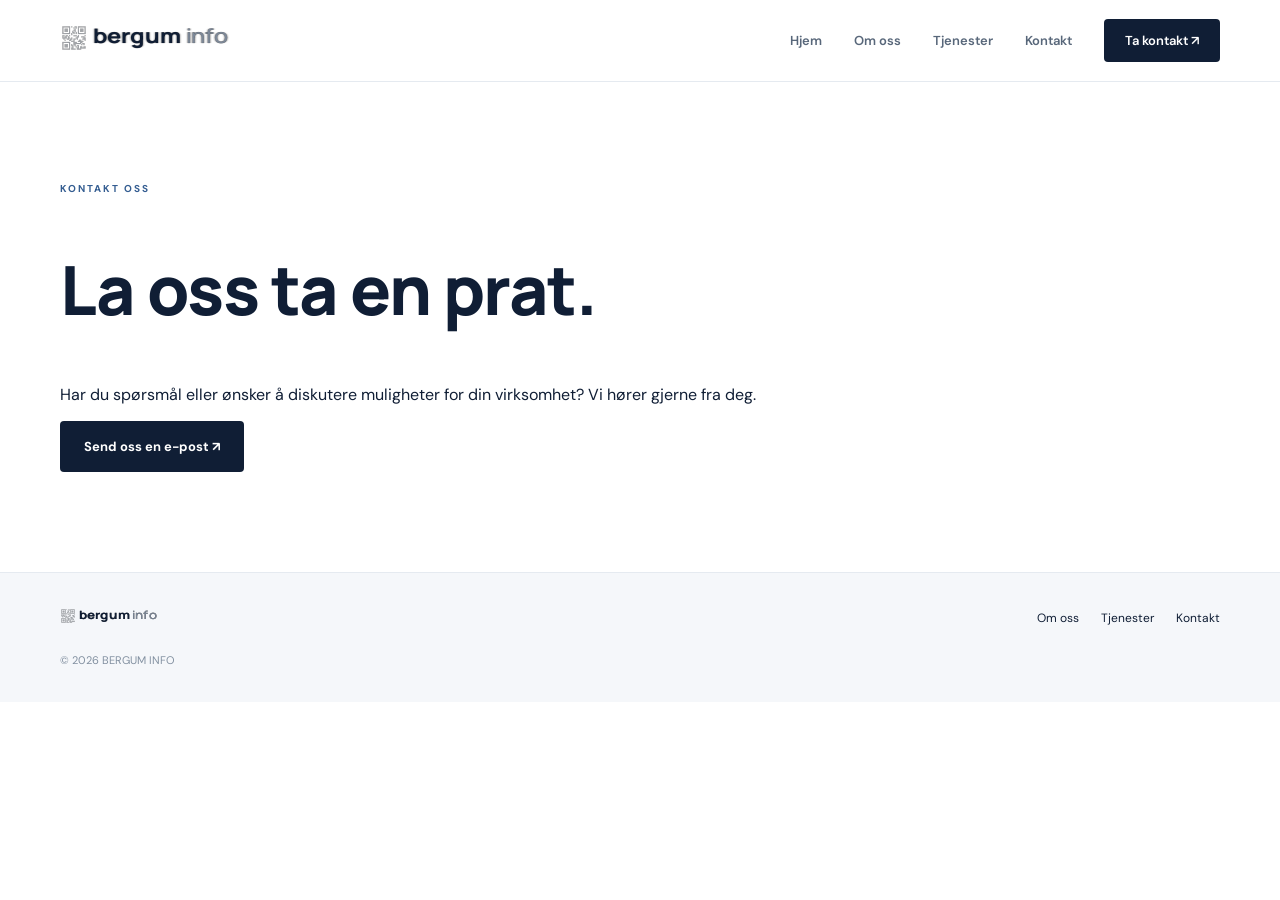
<file: kontakt/index.html>
<!DOCTYPE html><html lang="nb"><head><meta charset="UTF-8"><meta name="viewport" content="width=device-width, initial-scale=1"><meta name="description" content="Ta kontakt med BERGUM INFO for en uforpliktende samtale."><title>Kontakt oss | BERGUM INFO</title><link rel="stylesheet" href="[data-uri]"><link rel="preconnect" href="/font/Manrope-Regular.ttf"><link rel="preconnect" href="/font/Manrope-Medium.ttf"><link rel="preconnect" href="/font/Manrope-Bold.ttf"><link rel="preconnect" href="/font/Manrope-ExtraBold.ttf"><link rel="stylesheet" href="/font/Manrope.css"><link rel="preconnect" href="/font/DMSans-Regular.ttf"><link rel="preconnect" href="/font/DMSans-Medium.ttf"><link rel="stylesheet" href="/font/DMSans.css"><link rel="icon" href="/icon-128.png" type="image/png" sizes="128x128"><link rel="icon" href="/icon-32.png" type="image/png" sizes="32x32"><link rel="icon" href="/favicon.svg" type="image/svg+xml"><link rel="icon" href="/favicon.ico" type="image/x-icon"><link rel="stylesheet" href="/_astro/MainLayout.CnmLRXJE.css"></head><body><header class="header" data-astro-cid-nen7h5rs><nav class="nav container" aria-label="Hovedmeny" data-astro-cid-nen7h5rs><a href="/" data-astro-cid-nen7h5rs><svg class="logo" height="1.75rem" version="1.1" viewBox="0 0 508 76.8" xmlns="http://www.w3.org/2000/svg" xmlns:xlink="http://www.w3.org/1999/xlink"><defs><rect id="p" width="8" height="8"></rect><filter id="b" x="-.021429" y="-.021429" width="1.0429" height="1.0429" color-interpolation-filters="sRGB"><feGaussianBlur result="result6" stdDeviation="1.5"></feGaussianBlur><feComposite in="SourceGraphic" in2="result6" operator="atop" result="result8"></feComposite><feComposite in="result8" in2="SourceAlpha" operator="atop" result="result9"></feComposite></filter><filter id="a" x="-.021606" y="-.12276" width="1.0463" height="1.2631" color-interpolation-filters="sRGB"><feGaussianBlur result="fbSourceGraphic" stdDeviation="0.6991878"></feGaussianBlur><feColorMatrix in="fbSourceGraphic" result="fbSourceGraphicAlpha" values="0 0 0 -1 0 0 0 0 -1 0 0 0 0 -1 0 0 0 0 1 0"></feColorMatrix><feFlood flood-color="rgb(0,0,0)" flood-opacity=".618" in="fbSourceGraphic" result="flood"></feFlood><feComposite in="flood" in2="fbSourceGraphic" operator="in" result="composite1"></feComposite><feGaussianBlur result="blur" stdDeviation="2"></feGaussianBlur><feOffset dx="1" dy="1" result="offset"></feOffset><feComposite in="fbSourceGraphic" in2="offset" result="composite2"></feComposite></filter></defs><g style="fill: var(--color-logo-1, #7d8999);fill-opacity: var(--opacity-logo-1, .55)" transform="matrix(.38095 0 0 .38095 -5.7905 -5.7905)" filter="url(#b)"><use x="32" y="32" width="232" height="232" xlink:href="#p"></use><use x="32" y="40" width="232" height="232" xlink:href="#p"></use><use x="32" y="48" width="232" height="232" xlink:href="#p"></use><use x="32" y="56" width="232" height="232" xlink:href="#p"></use><use x="32" y="64" width="232" height="232" xlink:href="#p"></use><use x="32" y="72" width="232" height="232" xlink:href="#p"></use><use x="32" y="80" width="232" height="232" xlink:href="#p"></use><use x="32" y="96" width="232" height="232" xlink:href="#p"></use><use x="32" y="104" width="232" height="232" xlink:href="#p"></use><use x="32" y="112" width="232" height="232" xlink:href="#p"></use><use x="32" y="144" width="232" height="232" xlink:href="#p"></use><use x="32" y="152" width="232" height="232" xlink:href="#p"></use><use x="32" y="160" width="232" height="232" xlink:href="#p"></use><use x="32" y="168" width="232" height="232" xlink:href="#p"></use><use x="32" y="176" width="232" height="232" xlink:href="#p"></use><use x="32" y="184" width="232" height="232" xlink:href="#p"></use><use x="32" y="192" width="232" height="232" xlink:href="#p"></use><use x="40" y="32" width="232" height="232" xlink:href="#p"></use><use x="40" y="80" width="232" height="232" xlink:href="#p"></use><use x="40" y="96" width="232" height="232" xlink:href="#p"></use><use x="40" y="112" width="232" height="232" xlink:href="#p"></use><use x="40" y="120" width="232" height="232" xlink:href="#p"></use><use x="40" y="144" width="232" height="232" xlink:href="#p"></use><use x="40" y="192" width="232" height="232" xlink:href="#p"></use><use x="48" y="32" width="232" height="232" xlink:href="#p"></use><use x="48" y="48" width="232" height="232" xlink:href="#p"></use><use x="48" y="56" width="232" height="232" xlink:href="#p"></use><use x="48" y="64" width="232" height="232" xlink:href="#p"></use><use x="48" y="80" width="232" height="232" xlink:href="#p"></use><use x="48" y="104" width="232" height="232" xlink:href="#p"></use><use x="48" y="112" width="232" height="232" xlink:href="#p"></use><use x="48" y="128" width="232" height="232" xlink:href="#p"></use><use x="48" y="144" width="232" height="232" xlink:href="#p"></use><use x="48" y="160" width="232" height="232" xlink:href="#p"></use><use x="48" y="168" width="232" height="232" xlink:href="#p"></use><use x="48" y="176" width="232" height="232" xlink:href="#p"></use><use x="48" y="192" width="232" height="232" xlink:href="#p"></use><use x="56" y="32" width="232" height="232" xlink:href="#p"></use><use x="56" y="48" width="232" height="232" xlink:href="#p"></use><use x="56" y="56" width="232" height="232" xlink:href="#p"></use><use x="56" y="64" width="232" height="232" xlink:href="#p"></use><use x="56" y="80" width="232" height="232" xlink:href="#p"></use><use x="56" y="96" width="232" height="232" xlink:href="#p"></use><use x="56" y="104" width="232" height="232" xlink:href="#p"></use><use x="56" y="112" width="232" height="232" xlink:href="#p"></use><use x="56" y="144" width="232" height="232" xlink:href="#p"></use><use x="56" y="160" width="232" height="232" xlink:href="#p"></use><use x="56" y="168" width="232" height="232" xlink:href="#p"></use><use x="56" y="176" width="232" height="232" xlink:href="#p"></use><use x="56" y="192" width="232" height="232" xlink:href="#p"></use><use x="64" y="32" width="232" height="232" xlink:href="#p"></use><use x="64" y="48" width="232" height="232" xlink:href="#p"></use><use x="64" y="56" width="232" height="232" xlink:href="#p"></use><use x="64" y="64" width="232" height="232" xlink:href="#p"></use><use x="64" y="80" width="232" height="232" xlink:href="#p"></use><use x="64" y="96" width="232" height="232" xlink:href="#p"></use><use x="64" y="120" width="232" height="232" xlink:href="#p"></use><use x="64" y="144" width="232" height="232" xlink:href="#p"></use><use x="64" y="160" width="232" height="232" xlink:href="#p"></use><use x="64" y="168" width="232" height="232" xlink:href="#p"></use><use x="64" y="176" width="232" height="232" xlink:href="#p"></use><use x="64" y="192" width="232" height="232" xlink:href="#p"></use><use x="72" y="32" width="232" height="232" xlink:href="#p"></use><use x="72" y="80" width="232" height="232" xlink:href="#p"></use><use x="72" y="104" width="232" height="232" xlink:href="#p"></use><use x="72" y="112" width="232" height="232" xlink:href="#p"></use><use x="72" y="120" width="232" height="232" xlink:href="#p"></use><use x="72" y="144" width="232" height="232" xlink:href="#p"></use><use x="72" y="192" width="232" height="232" xlink:href="#p"></use><use x="80" y="32" width="232" height="232" xlink:href="#p"></use><use x="80" y="40" width="232" height="232" xlink:href="#p"></use><use x="80" y="48" width="232" height="232" xlink:href="#p"></use><use x="80" y="56" width="232" height="232" xlink:href="#p"></use><use x="80" y="64" width="232" height="232" xlink:href="#p"></use><use x="80" y="72" width="232" height="232" xlink:href="#p"></use><use x="80" y="80" width="232" height="232" xlink:href="#p"></use><use x="80" y="96" width="232" height="232" xlink:href="#p"></use><use x="80" y="112" width="232" height="232" xlink:href="#p"></use><use x="80" y="128" width="232" height="232" xlink:href="#p"></use><use x="80" y="144" width="232" height="232" xlink:href="#p"></use><use x="80" y="152" width="232" height="232" xlink:href="#p"></use><use x="80" y="160" width="232" height="232" xlink:href="#p"></use><use x="80" y="168" width="232" height="232" xlink:href="#p"></use><use x="80" y="176" width="232" height="232" xlink:href="#p"></use><use x="80" y="184" width="232" height="232" xlink:href="#p"></use><use x="80" y="192" width="232" height="232" xlink:href="#p"></use><use x="88" y="120" width="232" height="232" xlink:href="#p"></use><use x="88" y="128" width="232" height="232" xlink:href="#p"></use><use x="96" y="32" width="232" height="232" xlink:href="#p"></use><use x="96" y="80" width="232" height="232" xlink:href="#p"></use><use x="96" y="88" width="232" height="232" xlink:href="#p"></use><use x="96" y="112" width="232" height="232" xlink:href="#p"></use><use x="96" y="120" width="232" height="232" xlink:href="#p"></use><use x="96" y="136" width="232" height="232" xlink:href="#p"></use><use x="96" y="160" width="232" height="232" xlink:href="#p"></use><use x="96" y="168" width="232" height="232" xlink:href="#p"></use><use x="96" y="184" width="232" height="232" xlink:href="#p"></use><use x="96" y="192" width="232" height="232" xlink:href="#p"></use><use x="104" y="64" width="232" height="232" xlink:href="#p"></use><use x="104" y="72" width="232" height="232" xlink:href="#p"></use><use x="104" y="136" width="232" height="232" xlink:href="#p"></use><use x="104" y="168" width="232" height="232" xlink:href="#p"></use><use x="104" y="176" width="232" height="232" xlink:href="#p"></use><use x="104" y="184" width="232" height="232" xlink:href="#p"></use><use x="104" y="192" width="232" height="232" xlink:href="#p"></use><use x="112" y="40" width="232" height="232" xlink:href="#p"></use><use x="112" y="56" width="232" height="232" xlink:href="#p"></use><use x="112" y="72" width="232" height="232" xlink:href="#p"></use><use x="112" y="80" width="232" height="232" xlink:href="#p"></use><use x="112" y="96" width="232" height="232" xlink:href="#p"></use><use x="112" y="120" width="232" height="232" xlink:href="#p"></use><use x="112" y="128" width="232" height="232" xlink:href="#p"></use><use x="112" y="136" width="232" height="232" xlink:href="#p"></use><use x="112" y="144" width="232" height="232" xlink:href="#p"></use><use x="112" y="152" width="232" height="232" xlink:href="#p"></use><use x="112" y="160" width="232" height="232" xlink:href="#p"></use><use x="112" y="192" width="232" height="232" xlink:href="#p"></use><use x="120" y="32" width="232" height="232" xlink:href="#p"></use><use x="120" y="48" width="232" height="232" xlink:href="#p"></use><use x="120" y="56" width="232" height="232" xlink:href="#p"></use><use x="120" y="64" width="232" height="232" xlink:href="#p"></use><use x="120" y="96" width="232" height="232" xlink:href="#p"></use><use x="120" y="120" width="232" height="232" xlink:href="#p"></use><use x="120" y="144" width="232" height="232" xlink:href="#p"></use><use x="120" y="152" width="232" height="232" xlink:href="#p"></use><use x="120" y="160" width="232" height="232" xlink:href="#p"></use><use x="120" y="168" width="232" height="232" xlink:href="#p"></use><use x="120" y="192" width="232" height="232" xlink:href="#p"></use><use x="128" y="32" width="232" height="232" xlink:href="#p"></use><use x="128" y="40" width="232" height="232" xlink:href="#p"></use><use x="128" y="72" width="232" height="232" xlink:href="#p"></use><use x="128" y="80" width="232" height="232" xlink:href="#p"></use><use x="128" y="96" width="232" height="232" xlink:href="#p"></use><use x="128" y="112" width="232" height="232" xlink:href="#p"></use><use x="128" y="144" width="232" height="232" xlink:href="#p"></use><use x="128" y="152" width="232" height="232" xlink:href="#p"></use><use x="128" y="176" width="232" height="232" xlink:href="#p"></use><use x="136" y="104" width="232" height="232" xlink:href="#p"></use><use x="136" y="112" width="232" height="232" xlink:href="#p"></use><use x="136" y="120" width="232" height="232" xlink:href="#p"></use><use x="136" y="152" width="232" height="232" xlink:href="#p"></use><use x="136" y="168" width="232" height="232" xlink:href="#p"></use><use x="136" y="184" width="232" height="232" xlink:href="#p"></use><use x="136" y="192" width="232" height="232" xlink:href="#p"></use><use x="144" y="32" width="232" height="232" xlink:href="#p"></use><use x="144" y="40" width="232" height="232" xlink:href="#p"></use><use x="144" y="48" width="232" height="232" xlink:href="#p"></use><use x="144" y="56" width="232" height="232" xlink:href="#p"></use><use x="144" y="64" width="232" height="232" xlink:href="#p"></use><use x="144" y="72" width="232" height="232" xlink:href="#p"></use><use x="144" y="80" width="232" height="232" xlink:href="#p"></use><use x="144" y="96" width="232" height="232" xlink:href="#p"></use><use x="144" y="104" width="232" height="232" xlink:href="#p"></use><use x="144" y="136" width="232" height="232" xlink:href="#p"></use><use x="144" y="152" width="232" height="232" xlink:href="#p"></use><use x="144" y="168" width="232" height="232" xlink:href="#p"></use><use x="144" y="176" width="232" height="232" xlink:href="#p"></use><use x="144" y="184" width="232" height="232" xlink:href="#p"></use><use x="144" y="192" width="232" height="232" xlink:href="#p"></use><use x="152" y="32" width="232" height="232" xlink:href="#p"></use><use x="152" y="80" width="232" height="232" xlink:href="#p"></use><use x="152" y="128" width="232" height="232" xlink:href="#p"></use><use x="152" y="136" width="232" height="232" xlink:href="#p"></use><use x="152" y="152" width="232" height="232" xlink:href="#p"></use><use x="152" y="192" width="232" height="232" xlink:href="#p"></use><use x="160" y="32" width="232" height="232" xlink:href="#p"></use><use x="160" y="48" width="232" height="232" xlink:href="#p"></use><use x="160" y="56" width="232" height="232" xlink:href="#p"></use><use x="160" y="64" width="232" height="232" xlink:href="#p"></use><use x="160" y="80" width="232" height="232" xlink:href="#p"></use><use x="160" y="128" width="232" height="232" xlink:href="#p"></use><use x="160" y="136" width="232" height="232" xlink:href="#p"></use><use x="160" y="144" width="232" height="232" xlink:href="#p"></use><use x="160" y="152" width="232" height="232" xlink:href="#p"></use><use x="160" y="176" width="232" height="232" xlink:href="#p"></use><use x="160" y="184" width="232" height="232" xlink:href="#p"></use><use x="160" y="192" width="232" height="232" xlink:href="#p"></use><use x="168" y="32" width="232" height="232" xlink:href="#p"></use><use x="168" y="48" width="232" height="232" xlink:href="#p"></use><use x="168" y="56" width="232" height="232" xlink:href="#p"></use><use x="168" y="64" width="232" height="232" xlink:href="#p"></use><use x="168" y="80" width="232" height="232" xlink:href="#p"></use><use x="168" y="104" width="232" height="232" xlink:href="#p"></use><use x="168" y="136" width="232" height="232" xlink:href="#p"></use><use x="168" y="144" width="232" height="232" xlink:href="#p"></use><use x="168" y="160" width="232" height="232" xlink:href="#p"></use><use x="168" y="176" width="232" height="232" xlink:href="#p"></use><use x="168" y="184" width="232" height="232" xlink:href="#p"></use><use x="176" y="32" width="232" height="232" xlink:href="#p"></use><use x="176" y="48" width="232" height="232" xlink:href="#p"></use><use x="176" y="56" width="232" height="232" xlink:href="#p"></use><use x="176" y="64" width="232" height="232" xlink:href="#p"></use><use x="176" y="80" width="232" height="232" xlink:href="#p"></use><use x="176" y="104" width="232" height="232" xlink:href="#p"></use><use x="176" y="120" width="232" height="232" xlink:href="#p"></use><use x="176" y="136" width="232" height="232" xlink:href="#p"></use><use x="176" y="152" width="232" height="232" xlink:href="#p"></use><use x="176" y="184" width="232" height="232" xlink:href="#p"></use><use x="184" y="32" width="232" height="232" xlink:href="#p"></use><use x="184" y="80" width="232" height="232" xlink:href="#p"></use><use x="184" y="104" width="232" height="232" xlink:href="#p"></use><use x="184" y="112" width="232" height="232" xlink:href="#p"></use><use x="184" y="120" width="232" height="232" xlink:href="#p"></use><use x="184" y="152" width="232" height="232" xlink:href="#p"></use><use x="184" y="160" width="232" height="232" xlink:href="#p"></use><use x="184" y="176" width="232" height="232" xlink:href="#p"></use><use x="184" y="184" width="232" height="232" xlink:href="#p"></use><use x="192" y="32" width="232" height="232" xlink:href="#p"></use><use x="192" y="40" width="232" height="232" xlink:href="#p"></use><use x="192" y="48" width="232" height="232" xlink:href="#p"></use><use x="192" y="56" width="232" height="232" xlink:href="#p"></use><use x="192" y="64" width="232" height="232" xlink:href="#p"></use><use x="192" y="72" width="232" height="232" xlink:href="#p"></use><use x="192" y="80" width="232" height="232" xlink:href="#p"></use><use x="192" y="96" width="232" height="232" xlink:href="#p"></use><use x="192" y="112" width="232" height="232" xlink:href="#p"></use><use x="192" y="120" width="232" height="232" xlink:href="#p"></use><use x="192" y="128" width="232" height="232" xlink:href="#p"></use><use x="192" y="176" width="232" height="232" xlink:href="#p"></use><use x="192" y="184" width="232" height="232" xlink:href="#p"></use></g><text transform="matrix(1.1245 0 0 .95299 -14.87 -17.86)" x="93.083702" y="74.142441" fill="#ffffff" filter="url(#a)" stroke="#000000" stroke-width=".97985" word-spacing="0px" style="line-height:0%" xml:space="preserve"><tspan x="93.083702" y="74.142441" font-family="Manrope" font-size="57.332px" stroke="#000000" stroke-opacity=".21" stroke-width=".97985" style="line-height:0%"><tspan style="fill: var(--color-logo-2, #101e35);font-weight: var(--font-weight-logo-2, 700)">bergum</tspan> <tspan style="fill: var(--color-logo-3, #7d8999);font-weight: var(--font-weight-logo-3, 500)">info</tspan></tspan></text></svg></a><div class="desktop-nav" data-astro-cid-nen7h5rs><a href="/" data-astro-cid-nen7h5rs>Hjem</a><a href="/om-oss" data-astro-cid-nen7h5rs>Om oss</a><a href="/tjenester" data-astro-cid-nen7h5rs>Tjenester</a><a href="/kontakt" aria-current="page" data-astro-cid-nen7h5rs>Kontakt</a><a href="/kontakt" class="nav-cta" data-astro-cid-nen7h5rs>Ta kontakt ↗</a></div><details class="mobile-nav" data-astro-cid-nen7h5rs><summary aria-label="Åpne meny" data-astro-cid-nen7h5rs><span class="menu-icon" data-astro-cid-nen7h5rs>☰</span></summary><div class="mobile-menu" data-astro-cid-nen7h5rs><a href="/" data-astro-cid-nen7h5rs>Hjem</a><a href="/om-oss" data-astro-cid-nen7h5rs>Om oss</a><a href="/tjenester" data-astro-cid-nen7h5rs>Tjenester</a><a href="/kontakt" aria-current="page" data-astro-cid-nen7h5rs>Kontakt</a><a href="/kontakt" class="nav-cta" data-astro-cid-nen7h5rs>Ta kontakt ↗</a></div></details></nav></header><main><section class="section"><div class="container"><div class="eyebrow">KONTAKT OSS</div><h1>La oss ta en prat.</h1><p>Har du spørsmål eller ønsker å diskutere muligheter for din virksomhet? Vi hører gjerne fra deg.</p><a href="mailto:hello@bergum.info?subject=Forespørsel%20om%20rådgivning" class="button button-primary">Send oss en e-post ↗</a></div></section></main><footer class="footer" data-astro-cid-jo6i4kqk><div class="container footer-inner" data-astro-cid-jo6i4kqk><a href="/" data-astro-cid-jo6i4kqk><svg class="logo" height="1rem" version="1.1" viewBox="0 0 508 76.8" xmlns="http://www.w3.org/2000/svg" xmlns:xlink="http://www.w3.org/1999/xlink"><defs><rect id="p" width="8" height="8"></rect><filter id="b" x="-.021429" y="-.021429" width="1.0429" height="1.0429" color-interpolation-filters="sRGB"><feGaussianBlur result="result6" stdDeviation="1.5"></feGaussianBlur><feComposite in="SourceGraphic" in2="result6" operator="atop" result="result8"></feComposite><feComposite in="result8" in2="SourceAlpha" operator="atop" result="result9"></feComposite></filter><filter id="a" x="-.021606" y="-.12276" width="1.0463" height="1.2631" color-interpolation-filters="sRGB"><feGaussianBlur result="fbSourceGraphic" stdDeviation="0.6991878"></feGaussianBlur><feColorMatrix in="fbSourceGraphic" result="fbSourceGraphicAlpha" values="0 0 0 -1 0 0 0 0 -1 0 0 0 0 -1 0 0 0 0 1 0"></feColorMatrix><feFlood flood-color="rgb(0,0,0)" flood-opacity=".618" in="fbSourceGraphic" result="flood"></feFlood><feComposite in="flood" in2="fbSourceGraphic" operator="in" result="composite1"></feComposite><feGaussianBlur result="blur" stdDeviation="2"></feGaussianBlur><feOffset dx="1" dy="1" result="offset"></feOffset><feComposite in="fbSourceGraphic" in2="offset" result="composite2"></feComposite></filter></defs><g style="fill: var(--color-logo-1, #7d8999);fill-opacity: var(--opacity-logo-1, .55)" transform="matrix(.38095 0 0 .38095 -5.7905 -5.7905)" filter="url(#b)"><use x="32" y="32" width="232" height="232" xlink:href="#p"></use><use x="32" y="40" width="232" height="232" xlink:href="#p"></use><use x="32" y="48" width="232" height="232" xlink:href="#p"></use><use x="32" y="56" width="232" height="232" xlink:href="#p"></use><use x="32" y="64" width="232" height="232" xlink:href="#p"></use><use x="32" y="72" width="232" height="232" xlink:href="#p"></use><use x="32" y="80" width="232" height="232" xlink:href="#p"></use><use x="32" y="96" width="232" height="232" xlink:href="#p"></use><use x="32" y="104" width="232" height="232" xlink:href="#p"></use><use x="32" y="112" width="232" height="232" xlink:href="#p"></use><use x="32" y="144" width="232" height="232" xlink:href="#p"></use><use x="32" y="152" width="232" height="232" xlink:href="#p"></use><use x="32" y="160" width="232" height="232" xlink:href="#p"></use><use x="32" y="168" width="232" height="232" xlink:href="#p"></use><use x="32" y="176" width="232" height="232" xlink:href="#p"></use><use x="32" y="184" width="232" height="232" xlink:href="#p"></use><use x="32" y="192" width="232" height="232" xlink:href="#p"></use><use x="40" y="32" width="232" height="232" xlink:href="#p"></use><use x="40" y="80" width="232" height="232" xlink:href="#p"></use><use x="40" y="96" width="232" height="232" xlink:href="#p"></use><use x="40" y="112" width="232" height="232" xlink:href="#p"></use><use x="40" y="120" width="232" height="232" xlink:href="#p"></use><use x="40" y="144" width="232" height="232" xlink:href="#p"></use><use x="40" y="192" width="232" height="232" xlink:href="#p"></use><use x="48" y="32" width="232" height="232" xlink:href="#p"></use><use x="48" y="48" width="232" height="232" xlink:href="#p"></use><use x="48" y="56" width="232" height="232" xlink:href="#p"></use><use x="48" y="64" width="232" height="232" xlink:href="#p"></use><use x="48" y="80" width="232" height="232" xlink:href="#p"></use><use x="48" y="104" width="232" height="232" xlink:href="#p"></use><use x="48" y="112" width="232" height="232" xlink:href="#p"></use><use x="48" y="128" width="232" height="232" xlink:href="#p"></use><use x="48" y="144" width="232" height="232" xlink:href="#p"></use><use x="48" y="160" width="232" height="232" xlink:href="#p"></use><use x="48" y="168" width="232" height="232" xlink:href="#p"></use><use x="48" y="176" width="232" height="232" xlink:href="#p"></use><use x="48" y="192" width="232" height="232" xlink:href="#p"></use><use x="56" y="32" width="232" height="232" xlink:href="#p"></use><use x="56" y="48" width="232" height="232" xlink:href="#p"></use><use x="56" y="56" width="232" height="232" xlink:href="#p"></use><use x="56" y="64" width="232" height="232" xlink:href="#p"></use><use x="56" y="80" width="232" height="232" xlink:href="#p"></use><use x="56" y="96" width="232" height="232" xlink:href="#p"></use><use x="56" y="104" width="232" height="232" xlink:href="#p"></use><use x="56" y="112" width="232" height="232" xlink:href="#p"></use><use x="56" y="144" width="232" height="232" xlink:href="#p"></use><use x="56" y="160" width="232" height="232" xlink:href="#p"></use><use x="56" y="168" width="232" height="232" xlink:href="#p"></use><use x="56" y="176" width="232" height="232" xlink:href="#p"></use><use x="56" y="192" width="232" height="232" xlink:href="#p"></use><use x="64" y="32" width="232" height="232" xlink:href="#p"></use><use x="64" y="48" width="232" height="232" xlink:href="#p"></use><use x="64" y="56" width="232" height="232" xlink:href="#p"></use><use x="64" y="64" width="232" height="232" xlink:href="#p"></use><use x="64" y="80" width="232" height="232" xlink:href="#p"></use><use x="64" y="96" width="232" height="232" xlink:href="#p"></use><use x="64" y="120" width="232" height="232" xlink:href="#p"></use><use x="64" y="144" width="232" height="232" xlink:href="#p"></use><use x="64" y="160" width="232" height="232" xlink:href="#p"></use><use x="64" y="168" width="232" height="232" xlink:href="#p"></use><use x="64" y="176" width="232" height="232" xlink:href="#p"></use><use x="64" y="192" width="232" height="232" xlink:href="#p"></use><use x="72" y="32" width="232" height="232" xlink:href="#p"></use><use x="72" y="80" width="232" height="232" xlink:href="#p"></use><use x="72" y="104" width="232" height="232" xlink:href="#p"></use><use x="72" y="112" width="232" height="232" xlink:href="#p"></use><use x="72" y="120" width="232" height="232" xlink:href="#p"></use><use x="72" y="144" width="232" height="232" xlink:href="#p"></use><use x="72" y="192" width="232" height="232" xlink:href="#p"></use><use x="80" y="32" width="232" height="232" xlink:href="#p"></use><use x="80" y="40" width="232" height="232" xlink:href="#p"></use><use x="80" y="48" width="232" height="232" xlink:href="#p"></use><use x="80" y="56" width="232" height="232" xlink:href="#p"></use><use x="80" y="64" width="232" height="232" xlink:href="#p"></use><use x="80" y="72" width="232" height="232" xlink:href="#p"></use><use x="80" y="80" width="232" height="232" xlink:href="#p"></use><use x="80" y="96" width="232" height="232" xlink:href="#p"></use><use x="80" y="112" width="232" height="232" xlink:href="#p"></use><use x="80" y="128" width="232" height="232" xlink:href="#p"></use><use x="80" y="144" width="232" height="232" xlink:href="#p"></use><use x="80" y="152" width="232" height="232" xlink:href="#p"></use><use x="80" y="160" width="232" height="232" xlink:href="#p"></use><use x="80" y="168" width="232" height="232" xlink:href="#p"></use><use x="80" y="176" width="232" height="232" xlink:href="#p"></use><use x="80" y="184" width="232" height="232" xlink:href="#p"></use><use x="80" y="192" width="232" height="232" xlink:href="#p"></use><use x="88" y="120" width="232" height="232" xlink:href="#p"></use><use x="88" y="128" width="232" height="232" xlink:href="#p"></use><use x="96" y="32" width="232" height="232" xlink:href="#p"></use><use x="96" y="80" width="232" height="232" xlink:href="#p"></use><use x="96" y="88" width="232" height="232" xlink:href="#p"></use><use x="96" y="112" width="232" height="232" xlink:href="#p"></use><use x="96" y="120" width="232" height="232" xlink:href="#p"></use><use x="96" y="136" width="232" height="232" xlink:href="#p"></use><use x="96" y="160" width="232" height="232" xlink:href="#p"></use><use x="96" y="168" width="232" height="232" xlink:href="#p"></use><use x="96" y="184" width="232" height="232" xlink:href="#p"></use><use x="96" y="192" width="232" height="232" xlink:href="#p"></use><use x="104" y="64" width="232" height="232" xlink:href="#p"></use><use x="104" y="72" width="232" height="232" xlink:href="#p"></use><use x="104" y="136" width="232" height="232" xlink:href="#p"></use><use x="104" y="168" width="232" height="232" xlink:href="#p"></use><use x="104" y="176" width="232" height="232" xlink:href="#p"></use><use x="104" y="184" width="232" height="232" xlink:href="#p"></use><use x="104" y="192" width="232" height="232" xlink:href="#p"></use><use x="112" y="40" width="232" height="232" xlink:href="#p"></use><use x="112" y="56" width="232" height="232" xlink:href="#p"></use><use x="112" y="72" width="232" height="232" xlink:href="#p"></use><use x="112" y="80" width="232" height="232" xlink:href="#p"></use><use x="112" y="96" width="232" height="232" xlink:href="#p"></use><use x="112" y="120" width="232" height="232" xlink:href="#p"></use><use x="112" y="128" width="232" height="232" xlink:href="#p"></use><use x="112" y="136" width="232" height="232" xlink:href="#p"></use><use x="112" y="144" width="232" height="232" xlink:href="#p"></use><use x="112" y="152" width="232" height="232" xlink:href="#p"></use><use x="112" y="160" width="232" height="232" xlink:href="#p"></use><use x="112" y="192" width="232" height="232" xlink:href="#p"></use><use x="120" y="32" width="232" height="232" xlink:href="#p"></use><use x="120" y="48" width="232" height="232" xlink:href="#p"></use><use x="120" y="56" width="232" height="232" xlink:href="#p"></use><use x="120" y="64" width="232" height="232" xlink:href="#p"></use><use x="120" y="96" width="232" height="232" xlink:href="#p"></use><use x="120" y="120" width="232" height="232" xlink:href="#p"></use><use x="120" y="144" width="232" height="232" xlink:href="#p"></use><use x="120" y="152" width="232" height="232" xlink:href="#p"></use><use x="120" y="160" width="232" height="232" xlink:href="#p"></use><use x="120" y="168" width="232" height="232" xlink:href="#p"></use><use x="120" y="192" width="232" height="232" xlink:href="#p"></use><use x="128" y="32" width="232" height="232" xlink:href="#p"></use><use x="128" y="40" width="232" height="232" xlink:href="#p"></use><use x="128" y="72" width="232" height="232" xlink:href="#p"></use><use x="128" y="80" width="232" height="232" xlink:href="#p"></use><use x="128" y="96" width="232" height="232" xlink:href="#p"></use><use x="128" y="112" width="232" height="232" xlink:href="#p"></use><use x="128" y="144" width="232" height="232" xlink:href="#p"></use><use x="128" y="152" width="232" height="232" xlink:href="#p"></use><use x="128" y="176" width="232" height="232" xlink:href="#p"></use><use x="136" y="104" width="232" height="232" xlink:href="#p"></use><use x="136" y="112" width="232" height="232" xlink:href="#p"></use><use x="136" y="120" width="232" height="232" xlink:href="#p"></use><use x="136" y="152" width="232" height="232" xlink:href="#p"></use><use x="136" y="168" width="232" height="232" xlink:href="#p"></use><use x="136" y="184" width="232" height="232" xlink:href="#p"></use><use x="136" y="192" width="232" height="232" xlink:href="#p"></use><use x="144" y="32" width="232" height="232" xlink:href="#p"></use><use x="144" y="40" width="232" height="232" xlink:href="#p"></use><use x="144" y="48" width="232" height="232" xlink:href="#p"></use><use x="144" y="56" width="232" height="232" xlink:href="#p"></use><use x="144" y="64" width="232" height="232" xlink:href="#p"></use><use x="144" y="72" width="232" height="232" xlink:href="#p"></use><use x="144" y="80" width="232" height="232" xlink:href="#p"></use><use x="144" y="96" width="232" height="232" xlink:href="#p"></use><use x="144" y="104" width="232" height="232" xlink:href="#p"></use><use x="144" y="136" width="232" height="232" xlink:href="#p"></use><use x="144" y="152" width="232" height="232" xlink:href="#p"></use><use x="144" y="168" width="232" height="232" xlink:href="#p"></use><use x="144" y="176" width="232" height="232" xlink:href="#p"></use><use x="144" y="184" width="232" height="232" xlink:href="#p"></use><use x="144" y="192" width="232" height="232" xlink:href="#p"></use><use x="152" y="32" width="232" height="232" xlink:href="#p"></use><use x="152" y="80" width="232" height="232" xlink:href="#p"></use><use x="152" y="128" width="232" height="232" xlink:href="#p"></use><use x="152" y="136" width="232" height="232" xlink:href="#p"></use><use x="152" y="152" width="232" height="232" xlink:href="#p"></use><use x="152" y="192" width="232" height="232" xlink:href="#p"></use><use x="160" y="32" width="232" height="232" xlink:href="#p"></use><use x="160" y="48" width="232" height="232" xlink:href="#p"></use><use x="160" y="56" width="232" height="232" xlink:href="#p"></use><use x="160" y="64" width="232" height="232" xlink:href="#p"></use><use x="160" y="80" width="232" height="232" xlink:href="#p"></use><use x="160" y="128" width="232" height="232" xlink:href="#p"></use><use x="160" y="136" width="232" height="232" xlink:href="#p"></use><use x="160" y="144" width="232" height="232" xlink:href="#p"></use><use x="160" y="152" width="232" height="232" xlink:href="#p"></use><use x="160" y="176" width="232" height="232" xlink:href="#p"></use><use x="160" y="184" width="232" height="232" xlink:href="#p"></use><use x="160" y="192" width="232" height="232" xlink:href="#p"></use><use x="168" y="32" width="232" height="232" xlink:href="#p"></use><use x="168" y="48" width="232" height="232" xlink:href="#p"></use><use x="168" y="56" width="232" height="232" xlink:href="#p"></use><use x="168" y="64" width="232" height="232" xlink:href="#p"></use><use x="168" y="80" width="232" height="232" xlink:href="#p"></use><use x="168" y="104" width="232" height="232" xlink:href="#p"></use><use x="168" y="136" width="232" height="232" xlink:href="#p"></use><use x="168" y="144" width="232" height="232" xlink:href="#p"></use><use x="168" y="160" width="232" height="232" xlink:href="#p"></use><use x="168" y="176" width="232" height="232" xlink:href="#p"></use><use x="168" y="184" width="232" height="232" xlink:href="#p"></use><use x="176" y="32" width="232" height="232" xlink:href="#p"></use><use x="176" y="48" width="232" height="232" xlink:href="#p"></use><use x="176" y="56" width="232" height="232" xlink:href="#p"></use><use x="176" y="64" width="232" height="232" xlink:href="#p"></use><use x="176" y="80" width="232" height="232" xlink:href="#p"></use><use x="176" y="104" width="232" height="232" xlink:href="#p"></use><use x="176" y="120" width="232" height="232" xlink:href="#p"></use><use x="176" y="136" width="232" height="232" xlink:href="#p"></use><use x="176" y="152" width="232" height="232" xlink:href="#p"></use><use x="176" y="184" width="232" height="232" xlink:href="#p"></use><use x="184" y="32" width="232" height="232" xlink:href="#p"></use><use x="184" y="80" width="232" height="232" xlink:href="#p"></use><use x="184" y="104" width="232" height="232" xlink:href="#p"></use><use x="184" y="112" width="232" height="232" xlink:href="#p"></use><use x="184" y="120" width="232" height="232" xlink:href="#p"></use><use x="184" y="152" width="232" height="232" xlink:href="#p"></use><use x="184" y="160" width="232" height="232" xlink:href="#p"></use><use x="184" y="176" width="232" height="232" xlink:href="#p"></use><use x="184" y="184" width="232" height="232" xlink:href="#p"></use><use x="192" y="32" width="232" height="232" xlink:href="#p"></use><use x="192" y="40" width="232" height="232" xlink:href="#p"></use><use x="192" y="48" width="232" height="232" xlink:href="#p"></use><use x="192" y="56" width="232" height="232" xlink:href="#p"></use><use x="192" y="64" width="232" height="232" xlink:href="#p"></use><use x="192" y="72" width="232" height="232" xlink:href="#p"></use><use x="192" y="80" width="232" height="232" xlink:href="#p"></use><use x="192" y="96" width="232" height="232" xlink:href="#p"></use><use x="192" y="112" width="232" height="232" xlink:href="#p"></use><use x="192" y="120" width="232" height="232" xlink:href="#p"></use><use x="192" y="128" width="232" height="232" xlink:href="#p"></use><use x="192" y="176" width="232" height="232" xlink:href="#p"></use><use x="192" y="184" width="232" height="232" xlink:href="#p"></use></g><text transform="matrix(1.1245 0 0 .95299 -14.87 -17.86)" x="93.083702" y="74.142441" fill="#ffffff" filter="url(#a)" stroke="#000000" stroke-width=".97985" word-spacing="0px" style="line-height:0%" xml:space="preserve"><tspan x="93.083702" y="74.142441" font-family="Manrope" font-size="57.332px" stroke="#000000" stroke-opacity=".21" stroke-width=".97985" style="line-height:0%"><tspan style="fill: var(--color-logo-2, #101e35);font-weight: var(--font-weight-logo-2, 700)">bergum</tspan> <tspan style="fill: var(--color-logo-3, #7d8999);font-weight: var(--font-weight-logo-3, 500)">info</tspan></tspan></text></svg></a><div class="footer-links" data-astro-cid-jo6i4kqk><a href="/om-oss" data-astro-cid-jo6i4kqk>Om oss</a><a href="/tjenester" data-astro-cid-jo6i4kqk>Tjenester</a><a href="/kontakt" data-astro-cid-jo6i4kqk>Kontakt</a></div><p data-astro-cid-jo6i4kqk>© 2026 BERGUM INFO</p></div></footer></body></html>
</file>
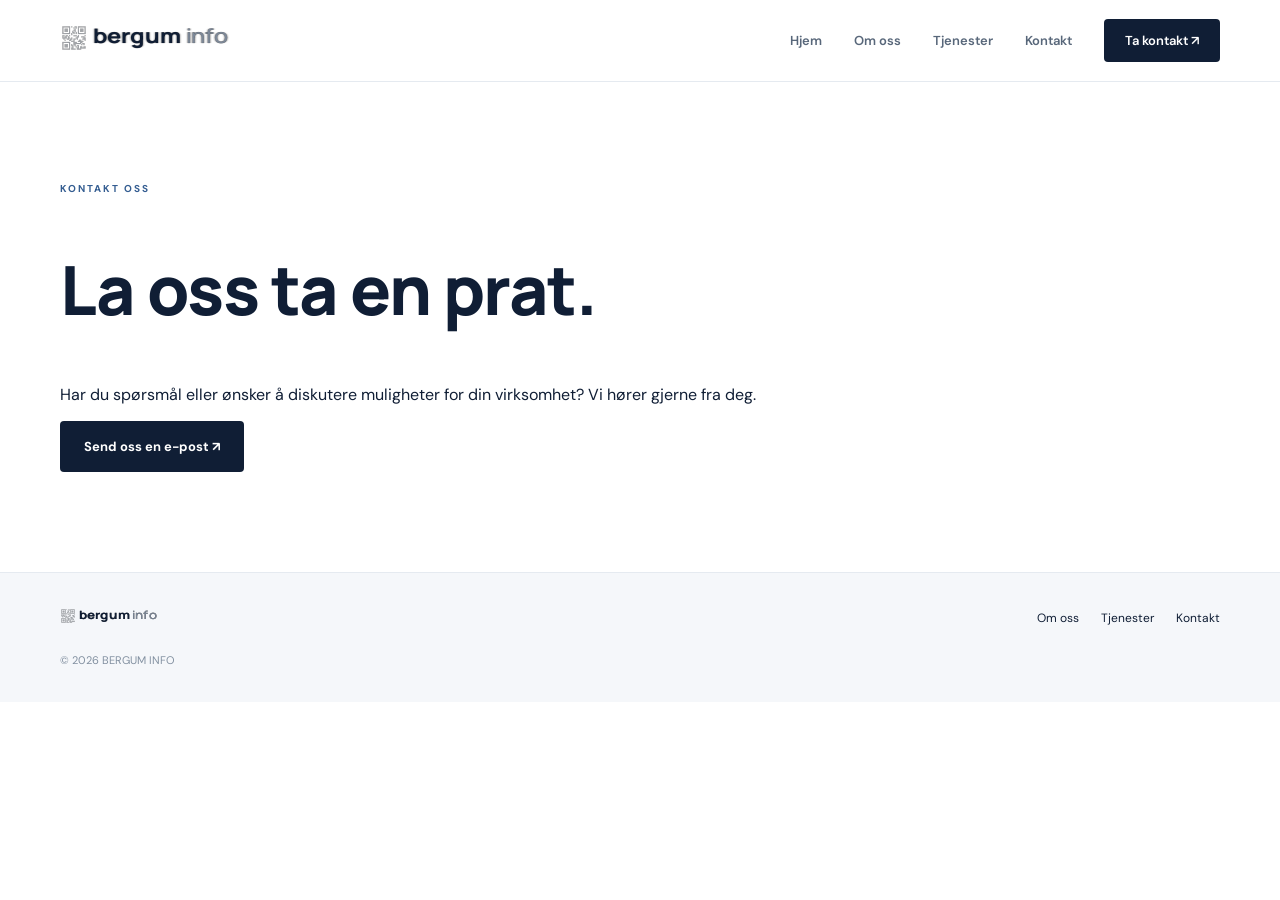
<file: om-oss/index.html>
<!DOCTYPE html><html lang="nb"><head><meta charset="UTF-8"><meta name="viewport" content="width=device-width, initial-scale=1"><meta name="description" content="Ta kontakt med Northstar Consulting for en uforpliktende samtale."><title>Om oss | BERGUM INFO</title><link rel="stylesheet" href="[data-uri]"><link rel="preconnect" href="/font/Manrope-Regular.ttf"><link rel="preconnect" href="/font/Manrope-Medium.ttf"><link rel="preconnect" href="/font/Manrope-Bold.ttf"><link rel="preconnect" href="/font/Manrope-ExtraBold.ttf"><link rel="stylesheet" href="/font/Manrope.css"><link rel="preconnect" href="/font/DMSans-Regular.ttf"><link rel="preconnect" href="/font/DMSans-Medium.ttf"><link rel="stylesheet" href="/font/DMSans.css"><link rel="icon" href="/icon-128.png" type="image/png" sizes="128x128"><link rel="icon" href="/icon-32.png" type="image/png" sizes="32x32"><link rel="icon" href="/favicon.svg" type="image/svg+xml"><link rel="icon" href="/favicon.ico" type="image/x-icon"><link rel="stylesheet" href="/_astro/MainLayout.CnmLRXJE.css"></head><body><header class="header" data-astro-cid-nen7h5rs><nav class="nav container" aria-label="Hovedmeny" data-astro-cid-nen7h5rs><a href="/" data-astro-cid-nen7h5rs><svg class="logo" height="1.75rem" version="1.1" viewBox="0 0 508 76.8" xmlns="http://www.w3.org/2000/svg" xmlns:xlink="http://www.w3.org/1999/xlink"><defs><rect id="p" width="8" height="8"></rect><filter id="b" x="-.021429" y="-.021429" width="1.0429" height="1.0429" color-interpolation-filters="sRGB"><feGaussianBlur result="result6" stdDeviation="1.5"></feGaussianBlur><feComposite in="SourceGraphic" in2="result6" operator="atop" result="result8"></feComposite><feComposite in="result8" in2="SourceAlpha" operator="atop" result="result9"></feComposite></filter><filter id="a" x="-.021606" y="-.12276" width="1.0463" height="1.2631" color-interpolation-filters="sRGB"><feGaussianBlur result="fbSourceGraphic" stdDeviation="0.6991878"></feGaussianBlur><feColorMatrix in="fbSourceGraphic" result="fbSourceGraphicAlpha" values="0 0 0 -1 0 0 0 0 -1 0 0 0 0 -1 0 0 0 0 1 0"></feColorMatrix><feFlood flood-color="rgb(0,0,0)" flood-opacity=".618" in="fbSourceGraphic" result="flood"></feFlood><feComposite in="flood" in2="fbSourceGraphic" operator="in" result="composite1"></feComposite><feGaussianBlur result="blur" stdDeviation="2"></feGaussianBlur><feOffset dx="1" dy="1" result="offset"></feOffset><feComposite in="fbSourceGraphic" in2="offset" result="composite2"></feComposite></filter></defs><g style="fill: var(--color-logo-1, #7d8999);fill-opacity: var(--opacity-logo-1, .55)" transform="matrix(.38095 0 0 .38095 -5.7905 -5.7905)" filter="url(#b)"><use x="32" y="32" width="232" height="232" xlink:href="#p"></use><use x="32" y="40" width="232" height="232" xlink:href="#p"></use><use x="32" y="48" width="232" height="232" xlink:href="#p"></use><use x="32" y="56" width="232" height="232" xlink:href="#p"></use><use x="32" y="64" width="232" height="232" xlink:href="#p"></use><use x="32" y="72" width="232" height="232" xlink:href="#p"></use><use x="32" y="80" width="232" height="232" xlink:href="#p"></use><use x="32" y="96" width="232" height="232" xlink:href="#p"></use><use x="32" y="104" width="232" height="232" xlink:href="#p"></use><use x="32" y="112" width="232" height="232" xlink:href="#p"></use><use x="32" y="144" width="232" height="232" xlink:href="#p"></use><use x="32" y="152" width="232" height="232" xlink:href="#p"></use><use x="32" y="160" width="232" height="232" xlink:href="#p"></use><use x="32" y="168" width="232" height="232" xlink:href="#p"></use><use x="32" y="176" width="232" height="232" xlink:href="#p"></use><use x="32" y="184" width="232" height="232" xlink:href="#p"></use><use x="32" y="192" width="232" height="232" xlink:href="#p"></use><use x="40" y="32" width="232" height="232" xlink:href="#p"></use><use x="40" y="80" width="232" height="232" xlink:href="#p"></use><use x="40" y="96" width="232" height="232" xlink:href="#p"></use><use x="40" y="112" width="232" height="232" xlink:href="#p"></use><use x="40" y="120" width="232" height="232" xlink:href="#p"></use><use x="40" y="144" width="232" height="232" xlink:href="#p"></use><use x="40" y="192" width="232" height="232" xlink:href="#p"></use><use x="48" y="32" width="232" height="232" xlink:href="#p"></use><use x="48" y="48" width="232" height="232" xlink:href="#p"></use><use x="48" y="56" width="232" height="232" xlink:href="#p"></use><use x="48" y="64" width="232" height="232" xlink:href="#p"></use><use x="48" y="80" width="232" height="232" xlink:href="#p"></use><use x="48" y="104" width="232" height="232" xlink:href="#p"></use><use x="48" y="112" width="232" height="232" xlink:href="#p"></use><use x="48" y="128" width="232" height="232" xlink:href="#p"></use><use x="48" y="144" width="232" height="232" xlink:href="#p"></use><use x="48" y="160" width="232" height="232" xlink:href="#p"></use><use x="48" y="168" width="232" height="232" xlink:href="#p"></use><use x="48" y="176" width="232" height="232" xlink:href="#p"></use><use x="48" y="192" width="232" height="232" xlink:href="#p"></use><use x="56" y="32" width="232" height="232" xlink:href="#p"></use><use x="56" y="48" width="232" height="232" xlink:href="#p"></use><use x="56" y="56" width="232" height="232" xlink:href="#p"></use><use x="56" y="64" width="232" height="232" xlink:href="#p"></use><use x="56" y="80" width="232" height="232" xlink:href="#p"></use><use x="56" y="96" width="232" height="232" xlink:href="#p"></use><use x="56" y="104" width="232" height="232" xlink:href="#p"></use><use x="56" y="112" width="232" height="232" xlink:href="#p"></use><use x="56" y="144" width="232" height="232" xlink:href="#p"></use><use x="56" y="160" width="232" height="232" xlink:href="#p"></use><use x="56" y="168" width="232" height="232" xlink:href="#p"></use><use x="56" y="176" width="232" height="232" xlink:href="#p"></use><use x="56" y="192" width="232" height="232" xlink:href="#p"></use><use x="64" y="32" width="232" height="232" xlink:href="#p"></use><use x="64" y="48" width="232" height="232" xlink:href="#p"></use><use x="64" y="56" width="232" height="232" xlink:href="#p"></use><use x="64" y="64" width="232" height="232" xlink:href="#p"></use><use x="64" y="80" width="232" height="232" xlink:href="#p"></use><use x="64" y="96" width="232" height="232" xlink:href="#p"></use><use x="64" y="120" width="232" height="232" xlink:href="#p"></use><use x="64" y="144" width="232" height="232" xlink:href="#p"></use><use x="64" y="160" width="232" height="232" xlink:href="#p"></use><use x="64" y="168" width="232" height="232" xlink:href="#p"></use><use x="64" y="176" width="232" height="232" xlink:href="#p"></use><use x="64" y="192" width="232" height="232" xlink:href="#p"></use><use x="72" y="32" width="232" height="232" xlink:href="#p"></use><use x="72" y="80" width="232" height="232" xlink:href="#p"></use><use x="72" y="104" width="232" height="232" xlink:href="#p"></use><use x="72" y="112" width="232" height="232" xlink:href="#p"></use><use x="72" y="120" width="232" height="232" xlink:href="#p"></use><use x="72" y="144" width="232" height="232" xlink:href="#p"></use><use x="72" y="192" width="232" height="232" xlink:href="#p"></use><use x="80" y="32" width="232" height="232" xlink:href="#p"></use><use x="80" y="40" width="232" height="232" xlink:href="#p"></use><use x="80" y="48" width="232" height="232" xlink:href="#p"></use><use x="80" y="56" width="232" height="232" xlink:href="#p"></use><use x="80" y="64" width="232" height="232" xlink:href="#p"></use><use x="80" y="72" width="232" height="232" xlink:href="#p"></use><use x="80" y="80" width="232" height="232" xlink:href="#p"></use><use x="80" y="96" width="232" height="232" xlink:href="#p"></use><use x="80" y="112" width="232" height="232" xlink:href="#p"></use><use x="80" y="128" width="232" height="232" xlink:href="#p"></use><use x="80" y="144" width="232" height="232" xlink:href="#p"></use><use x="80" y="152" width="232" height="232" xlink:href="#p"></use><use x="80" y="160" width="232" height="232" xlink:href="#p"></use><use x="80" y="168" width="232" height="232" xlink:href="#p"></use><use x="80" y="176" width="232" height="232" xlink:href="#p"></use><use x="80" y="184" width="232" height="232" xlink:href="#p"></use><use x="80" y="192" width="232" height="232" xlink:href="#p"></use><use x="88" y="120" width="232" height="232" xlink:href="#p"></use><use x="88" y="128" width="232" height="232" xlink:href="#p"></use><use x="96" y="32" width="232" height="232" xlink:href="#p"></use><use x="96" y="80" width="232" height="232" xlink:href="#p"></use><use x="96" y="88" width="232" height="232" xlink:href="#p"></use><use x="96" y="112" width="232" height="232" xlink:href="#p"></use><use x="96" y="120" width="232" height="232" xlink:href="#p"></use><use x="96" y="136" width="232" height="232" xlink:href="#p"></use><use x="96" y="160" width="232" height="232" xlink:href="#p"></use><use x="96" y="168" width="232" height="232" xlink:href="#p"></use><use x="96" y="184" width="232" height="232" xlink:href="#p"></use><use x="96" y="192" width="232" height="232" xlink:href="#p"></use><use x="104" y="64" width="232" height="232" xlink:href="#p"></use><use x="104" y="72" width="232" height="232" xlink:href="#p"></use><use x="104" y="136" width="232" height="232" xlink:href="#p"></use><use x="104" y="168" width="232" height="232" xlink:href="#p"></use><use x="104" y="176" width="232" height="232" xlink:href="#p"></use><use x="104" y="184" width="232" height="232" xlink:href="#p"></use><use x="104" y="192" width="232" height="232" xlink:href="#p"></use><use x="112" y="40" width="232" height="232" xlink:href="#p"></use><use x="112" y="56" width="232" height="232" xlink:href="#p"></use><use x="112" y="72" width="232" height="232" xlink:href="#p"></use><use x="112" y="80" width="232" height="232" xlink:href="#p"></use><use x="112" y="96" width="232" height="232" xlink:href="#p"></use><use x="112" y="120" width="232" height="232" xlink:href="#p"></use><use x="112" y="128" width="232" height="232" xlink:href="#p"></use><use x="112" y="136" width="232" height="232" xlink:href="#p"></use><use x="112" y="144" width="232" height="232" xlink:href="#p"></use><use x="112" y="152" width="232" height="232" xlink:href="#p"></use><use x="112" y="160" width="232" height="232" xlink:href="#p"></use><use x="112" y="192" width="232" height="232" xlink:href="#p"></use><use x="120" y="32" width="232" height="232" xlink:href="#p"></use><use x="120" y="48" width="232" height="232" xlink:href="#p"></use><use x="120" y="56" width="232" height="232" xlink:href="#p"></use><use x="120" y="64" width="232" height="232" xlink:href="#p"></use><use x="120" y="96" width="232" height="232" xlink:href="#p"></use><use x="120" y="120" width="232" height="232" xlink:href="#p"></use><use x="120" y="144" width="232" height="232" xlink:href="#p"></use><use x="120" y="152" width="232" height="232" xlink:href="#p"></use><use x="120" y="160" width="232" height="232" xlink:href="#p"></use><use x="120" y="168" width="232" height="232" xlink:href="#p"></use><use x="120" y="192" width="232" height="232" xlink:href="#p"></use><use x="128" y="32" width="232" height="232" xlink:href="#p"></use><use x="128" y="40" width="232" height="232" xlink:href="#p"></use><use x="128" y="72" width="232" height="232" xlink:href="#p"></use><use x="128" y="80" width="232" height="232" xlink:href="#p"></use><use x="128" y="96" width="232" height="232" xlink:href="#p"></use><use x="128" y="112" width="232" height="232" xlink:href="#p"></use><use x="128" y="144" width="232" height="232" xlink:href="#p"></use><use x="128" y="152" width="232" height="232" xlink:href="#p"></use><use x="128" y="176" width="232" height="232" xlink:href="#p"></use><use x="136" y="104" width="232" height="232" xlink:href="#p"></use><use x="136" y="112" width="232" height="232" xlink:href="#p"></use><use x="136" y="120" width="232" height="232" xlink:href="#p"></use><use x="136" y="152" width="232" height="232" xlink:href="#p"></use><use x="136" y="168" width="232" height="232" xlink:href="#p"></use><use x="136" y="184" width="232" height="232" xlink:href="#p"></use><use x="136" y="192" width="232" height="232" xlink:href="#p"></use><use x="144" y="32" width="232" height="232" xlink:href="#p"></use><use x="144" y="40" width="232" height="232" xlink:href="#p"></use><use x="144" y="48" width="232" height="232" xlink:href="#p"></use><use x="144" y="56" width="232" height="232" xlink:href="#p"></use><use x="144" y="64" width="232" height="232" xlink:href="#p"></use><use x="144" y="72" width="232" height="232" xlink:href="#p"></use><use x="144" y="80" width="232" height="232" xlink:href="#p"></use><use x="144" y="96" width="232" height="232" xlink:href="#p"></use><use x="144" y="104" width="232" height="232" xlink:href="#p"></use><use x="144" y="136" width="232" height="232" xlink:href="#p"></use><use x="144" y="152" width="232" height="232" xlink:href="#p"></use><use x="144" y="168" width="232" height="232" xlink:href="#p"></use><use x="144" y="176" width="232" height="232" xlink:href="#p"></use><use x="144" y="184" width="232" height="232" xlink:href="#p"></use><use x="144" y="192" width="232" height="232" xlink:href="#p"></use><use x="152" y="32" width="232" height="232" xlink:href="#p"></use><use x="152" y="80" width="232" height="232" xlink:href="#p"></use><use x="152" y="128" width="232" height="232" xlink:href="#p"></use><use x="152" y="136" width="232" height="232" xlink:href="#p"></use><use x="152" y="152" width="232" height="232" xlink:href="#p"></use><use x="152" y="192" width="232" height="232" xlink:href="#p"></use><use x="160" y="32" width="232" height="232" xlink:href="#p"></use><use x="160" y="48" width="232" height="232" xlink:href="#p"></use><use x="160" y="56" width="232" height="232" xlink:href="#p"></use><use x="160" y="64" width="232" height="232" xlink:href="#p"></use><use x="160" y="80" width="232" height="232" xlink:href="#p"></use><use x="160" y="128" width="232" height="232" xlink:href="#p"></use><use x="160" y="136" width="232" height="232" xlink:href="#p"></use><use x="160" y="144" width="232" height="232" xlink:href="#p"></use><use x="160" y="152" width="232" height="232" xlink:href="#p"></use><use x="160" y="176" width="232" height="232" xlink:href="#p"></use><use x="160" y="184" width="232" height="232" xlink:href="#p"></use><use x="160" y="192" width="232" height="232" xlink:href="#p"></use><use x="168" y="32" width="232" height="232" xlink:href="#p"></use><use x="168" y="48" width="232" height="232" xlink:href="#p"></use><use x="168" y="56" width="232" height="232" xlink:href="#p"></use><use x="168" y="64" width="232" height="232" xlink:href="#p"></use><use x="168" y="80" width="232" height="232" xlink:href="#p"></use><use x="168" y="104" width="232" height="232" xlink:href="#p"></use><use x="168" y="136" width="232" height="232" xlink:href="#p"></use><use x="168" y="144" width="232" height="232" xlink:href="#p"></use><use x="168" y="160" width="232" height="232" xlink:href="#p"></use><use x="168" y="176" width="232" height="232" xlink:href="#p"></use><use x="168" y="184" width="232" height="232" xlink:href="#p"></use><use x="176" y="32" width="232" height="232" xlink:href="#p"></use><use x="176" y="48" width="232" height="232" xlink:href="#p"></use><use x="176" y="56" width="232" height="232" xlink:href="#p"></use><use x="176" y="64" width="232" height="232" xlink:href="#p"></use><use x="176" y="80" width="232" height="232" xlink:href="#p"></use><use x="176" y="104" width="232" height="232" xlink:href="#p"></use><use x="176" y="120" width="232" height="232" xlink:href="#p"></use><use x="176" y="136" width="232" height="232" xlink:href="#p"></use><use x="176" y="152" width="232" height="232" xlink:href="#p"></use><use x="176" y="184" width="232" height="232" xlink:href="#p"></use><use x="184" y="32" width="232" height="232" xlink:href="#p"></use><use x="184" y="80" width="232" height="232" xlink:href="#p"></use><use x="184" y="104" width="232" height="232" xlink:href="#p"></use><use x="184" y="112" width="232" height="232" xlink:href="#p"></use><use x="184" y="120" width="232" height="232" xlink:href="#p"></use><use x="184" y="152" width="232" height="232" xlink:href="#p"></use><use x="184" y="160" width="232" height="232" xlink:href="#p"></use><use x="184" y="176" width="232" height="232" xlink:href="#p"></use><use x="184" y="184" width="232" height="232" xlink:href="#p"></use><use x="192" y="32" width="232" height="232" xlink:href="#p"></use><use x="192" y="40" width="232" height="232" xlink:href="#p"></use><use x="192" y="48" width="232" height="232" xlink:href="#p"></use><use x="192" y="56" width="232" height="232" xlink:href="#p"></use><use x="192" y="64" width="232" height="232" xlink:href="#p"></use><use x="192" y="72" width="232" height="232" xlink:href="#p"></use><use x="192" y="80" width="232" height="232" xlink:href="#p"></use><use x="192" y="96" width="232" height="232" xlink:href="#p"></use><use x="192" y="112" width="232" height="232" xlink:href="#p"></use><use x="192" y="120" width="232" height="232" xlink:href="#p"></use><use x="192" y="128" width="232" height="232" xlink:href="#p"></use><use x="192" y="176" width="232" height="232" xlink:href="#p"></use><use x="192" y="184" width="232" height="232" xlink:href="#p"></use></g><text transform="matrix(1.1245 0 0 .95299 -14.87 -17.86)" x="93.083702" y="74.142441" fill="#ffffff" filter="url(#a)" stroke="#000000" stroke-width=".97985" word-spacing="0px" style="line-height:0%" xml:space="preserve"><tspan x="93.083702" y="74.142441" font-family="Manrope" font-size="57.332px" stroke="#000000" stroke-opacity=".21" stroke-width=".97985" style="line-height:0%"><tspan style="fill: var(--color-logo-2, #101e35);font-weight: var(--font-weight-logo-2, 700)">bergum</tspan> <tspan style="fill: var(--color-logo-3, #7d8999);font-weight: var(--font-weight-logo-3, 500)">info</tspan></tspan></text></svg></a><div class="desktop-nav" data-astro-cid-nen7h5rs><a href="/" data-astro-cid-nen7h5rs>Hjem</a><a href="/om-oss" aria-current="page" data-astro-cid-nen7h5rs>Om oss</a><a href="/tjenester" data-astro-cid-nen7h5rs>Tjenester</a><a href="/kontakt" data-astro-cid-nen7h5rs>Kontakt</a><a href="/kontakt" class="nav-cta" data-astro-cid-nen7h5rs>Ta kontakt ↗</a></div><details class="mobile-nav" data-astro-cid-nen7h5rs><summary aria-label="Åpne meny" data-astro-cid-nen7h5rs><span class="menu-icon" data-astro-cid-nen7h5rs>☰</span></summary><div class="mobile-menu" data-astro-cid-nen7h5rs><a href="/" data-astro-cid-nen7h5rs>Hjem</a><a href="/om-oss" aria-current="page" data-astro-cid-nen7h5rs>Om oss</a><a href="/tjenester" data-astro-cid-nen7h5rs>Tjenester</a><a href="/kontakt" data-astro-cid-nen7h5rs>Kontakt</a><a href="/kontakt" class="nav-cta" data-astro-cid-nen7h5rs>Ta kontakt ↗</a></div></details></nav></header><main><section class="section"><div class="container"><div class="eyebrow">KONTAKT OSS</div><h1>La oss ta en prat.</h1><p>Har du spørsmål eller ønsker å diskutere muligheter for din virksomhet? Vi hører gjerne fra deg.</p><a href="mailto:hello@northstarconsulting.com?subject=Forespørsel%20om%20rådgivning" class="button button-primary">Send oss en e-post ↗</a></div></section></main><footer class="footer" data-astro-cid-jo6i4kqk><div class="container footer-inner" data-astro-cid-jo6i4kqk><a href="/" data-astro-cid-jo6i4kqk><svg class="logo" height="1rem" version="1.1" viewBox="0 0 508 76.8" xmlns="http://www.w3.org/2000/svg" xmlns:xlink="http://www.w3.org/1999/xlink"><defs><rect id="p" width="8" height="8"></rect><filter id="b" x="-.021429" y="-.021429" width="1.0429" height="1.0429" color-interpolation-filters="sRGB"><feGaussianBlur result="result6" stdDeviation="1.5"></feGaussianBlur><feComposite in="SourceGraphic" in2="result6" operator="atop" result="result8"></feComposite><feComposite in="result8" in2="SourceAlpha" operator="atop" result="result9"></feComposite></filter><filter id="a" x="-.021606" y="-.12276" width="1.0463" height="1.2631" color-interpolation-filters="sRGB"><feGaussianBlur result="fbSourceGraphic" stdDeviation="0.6991878"></feGaussianBlur><feColorMatrix in="fbSourceGraphic" result="fbSourceGraphicAlpha" values="0 0 0 -1 0 0 0 0 -1 0 0 0 0 -1 0 0 0 0 1 0"></feColorMatrix><feFlood flood-color="rgb(0,0,0)" flood-opacity=".618" in="fbSourceGraphic" result="flood"></feFlood><feComposite in="flood" in2="fbSourceGraphic" operator="in" result="composite1"></feComposite><feGaussianBlur result="blur" stdDeviation="2"></feGaussianBlur><feOffset dx="1" dy="1" result="offset"></feOffset><feComposite in="fbSourceGraphic" in2="offset" result="composite2"></feComposite></filter></defs><g style="fill: var(--color-logo-1, #7d8999);fill-opacity: var(--opacity-logo-1, .55)" transform="matrix(.38095 0 0 .38095 -5.7905 -5.7905)" filter="url(#b)"><use x="32" y="32" width="232" height="232" xlink:href="#p"></use><use x="32" y="40" width="232" height="232" xlink:href="#p"></use><use x="32" y="48" width="232" height="232" xlink:href="#p"></use><use x="32" y="56" width="232" height="232" xlink:href="#p"></use><use x="32" y="64" width="232" height="232" xlink:href="#p"></use><use x="32" y="72" width="232" height="232" xlink:href="#p"></use><use x="32" y="80" width="232" height="232" xlink:href="#p"></use><use x="32" y="96" width="232" height="232" xlink:href="#p"></use><use x="32" y="104" width="232" height="232" xlink:href="#p"></use><use x="32" y="112" width="232" height="232" xlink:href="#p"></use><use x="32" y="144" width="232" height="232" xlink:href="#p"></use><use x="32" y="152" width="232" height="232" xlink:href="#p"></use><use x="32" y="160" width="232" height="232" xlink:href="#p"></use><use x="32" y="168" width="232" height="232" xlink:href="#p"></use><use x="32" y="176" width="232" height="232" xlink:href="#p"></use><use x="32" y="184" width="232" height="232" xlink:href="#p"></use><use x="32" y="192" width="232" height="232" xlink:href="#p"></use><use x="40" y="32" width="232" height="232" xlink:href="#p"></use><use x="40" y="80" width="232" height="232" xlink:href="#p"></use><use x="40" y="96" width="232" height="232" xlink:href="#p"></use><use x="40" y="112" width="232" height="232" xlink:href="#p"></use><use x="40" y="120" width="232" height="232" xlink:href="#p"></use><use x="40" y="144" width="232" height="232" xlink:href="#p"></use><use x="40" y="192" width="232" height="232" xlink:href="#p"></use><use x="48" y="32" width="232" height="232" xlink:href="#p"></use><use x="48" y="48" width="232" height="232" xlink:href="#p"></use><use x="48" y="56" width="232" height="232" xlink:href="#p"></use><use x="48" y="64" width="232" height="232" xlink:href="#p"></use><use x="48" y="80" width="232" height="232" xlink:href="#p"></use><use x="48" y="104" width="232" height="232" xlink:href="#p"></use><use x="48" y="112" width="232" height="232" xlink:href="#p"></use><use x="48" y="128" width="232" height="232" xlink:href="#p"></use><use x="48" y="144" width="232" height="232" xlink:href="#p"></use><use x="48" y="160" width="232" height="232" xlink:href="#p"></use><use x="48" y="168" width="232" height="232" xlink:href="#p"></use><use x="48" y="176" width="232" height="232" xlink:href="#p"></use><use x="48" y="192" width="232" height="232" xlink:href="#p"></use><use x="56" y="32" width="232" height="232" xlink:href="#p"></use><use x="56" y="48" width="232" height="232" xlink:href="#p"></use><use x="56" y="56" width="232" height="232" xlink:href="#p"></use><use x="56" y="64" width="232" height="232" xlink:href="#p"></use><use x="56" y="80" width="232" height="232" xlink:href="#p"></use><use x="56" y="96" width="232" height="232" xlink:href="#p"></use><use x="56" y="104" width="232" height="232" xlink:href="#p"></use><use x="56" y="112" width="232" height="232" xlink:href="#p"></use><use x="56" y="144" width="232" height="232" xlink:href="#p"></use><use x="56" y="160" width="232" height="232" xlink:href="#p"></use><use x="56" y="168" width="232" height="232" xlink:href="#p"></use><use x="56" y="176" width="232" height="232" xlink:href="#p"></use><use x="56" y="192" width="232" height="232" xlink:href="#p"></use><use x="64" y="32" width="232" height="232" xlink:href="#p"></use><use x="64" y="48" width="232" height="232" xlink:href="#p"></use><use x="64" y="56" width="232" height="232" xlink:href="#p"></use><use x="64" y="64" width="232" height="232" xlink:href="#p"></use><use x="64" y="80" width="232" height="232" xlink:href="#p"></use><use x="64" y="96" width="232" height="232" xlink:href="#p"></use><use x="64" y="120" width="232" height="232" xlink:href="#p"></use><use x="64" y="144" width="232" height="232" xlink:href="#p"></use><use x="64" y="160" width="232" height="232" xlink:href="#p"></use><use x="64" y="168" width="232" height="232" xlink:href="#p"></use><use x="64" y="176" width="232" height="232" xlink:href="#p"></use><use x="64" y="192" width="232" height="232" xlink:href="#p"></use><use x="72" y="32" width="232" height="232" xlink:href="#p"></use><use x="72" y="80" width="232" height="232" xlink:href="#p"></use><use x="72" y="104" width="232" height="232" xlink:href="#p"></use><use x="72" y="112" width="232" height="232" xlink:href="#p"></use><use x="72" y="120" width="232" height="232" xlink:href="#p"></use><use x="72" y="144" width="232" height="232" xlink:href="#p"></use><use x="72" y="192" width="232" height="232" xlink:href="#p"></use><use x="80" y="32" width="232" height="232" xlink:href="#p"></use><use x="80" y="40" width="232" height="232" xlink:href="#p"></use><use x="80" y="48" width="232" height="232" xlink:href="#p"></use><use x="80" y="56" width="232" height="232" xlink:href="#p"></use><use x="80" y="64" width="232" height="232" xlink:href="#p"></use><use x="80" y="72" width="232" height="232" xlink:href="#p"></use><use x="80" y="80" width="232" height="232" xlink:href="#p"></use><use x="80" y="96" width="232" height="232" xlink:href="#p"></use><use x="80" y="112" width="232" height="232" xlink:href="#p"></use><use x="80" y="128" width="232" height="232" xlink:href="#p"></use><use x="80" y="144" width="232" height="232" xlink:href="#p"></use><use x="80" y="152" width="232" height="232" xlink:href="#p"></use><use x="80" y="160" width="232" height="232" xlink:href="#p"></use><use x="80" y="168" width="232" height="232" xlink:href="#p"></use><use x="80" y="176" width="232" height="232" xlink:href="#p"></use><use x="80" y="184" width="232" height="232" xlink:href="#p"></use><use x="80" y="192" width="232" height="232" xlink:href="#p"></use><use x="88" y="120" width="232" height="232" xlink:href="#p"></use><use x="88" y="128" width="232" height="232" xlink:href="#p"></use><use x="96" y="32" width="232" height="232" xlink:href="#p"></use><use x="96" y="80" width="232" height="232" xlink:href="#p"></use><use x="96" y="88" width="232" height="232" xlink:href="#p"></use><use x="96" y="112" width="232" height="232" xlink:href="#p"></use><use x="96" y="120" width="232" height="232" xlink:href="#p"></use><use x="96" y="136" width="232" height="232" xlink:href="#p"></use><use x="96" y="160" width="232" height="232" xlink:href="#p"></use><use x="96" y="168" width="232" height="232" xlink:href="#p"></use><use x="96" y="184" width="232" height="232" xlink:href="#p"></use><use x="96" y="192" width="232" height="232" xlink:href="#p"></use><use x="104" y="64" width="232" height="232" xlink:href="#p"></use><use x="104" y="72" width="232" height="232" xlink:href="#p"></use><use x="104" y="136" width="232" height="232" xlink:href="#p"></use><use x="104" y="168" width="232" height="232" xlink:href="#p"></use><use x="104" y="176" width="232" height="232" xlink:href="#p"></use><use x="104" y="184" width="232" height="232" xlink:href="#p"></use><use x="104" y="192" width="232" height="232" xlink:href="#p"></use><use x="112" y="40" width="232" height="232" xlink:href="#p"></use><use x="112" y="56" width="232" height="232" xlink:href="#p"></use><use x="112" y="72" width="232" height="232" xlink:href="#p"></use><use x="112" y="80" width="232" height="232" xlink:href="#p"></use><use x="112" y="96" width="232" height="232" xlink:href="#p"></use><use x="112" y="120" width="232" height="232" xlink:href="#p"></use><use x="112" y="128" width="232" height="232" xlink:href="#p"></use><use x="112" y="136" width="232" height="232" xlink:href="#p"></use><use x="112" y="144" width="232" height="232" xlink:href="#p"></use><use x="112" y="152" width="232" height="232" xlink:href="#p"></use><use x="112" y="160" width="232" height="232" xlink:href="#p"></use><use x="112" y="192" width="232" height="232" xlink:href="#p"></use><use x="120" y="32" width="232" height="232" xlink:href="#p"></use><use x="120" y="48" width="232" height="232" xlink:href="#p"></use><use x="120" y="56" width="232" height="232" xlink:href="#p"></use><use x="120" y="64" width="232" height="232" xlink:href="#p"></use><use x="120" y="96" width="232" height="232" xlink:href="#p"></use><use x="120" y="120" width="232" height="232" xlink:href="#p"></use><use x="120" y="144" width="232" height="232" xlink:href="#p"></use><use x="120" y="152" width="232" height="232" xlink:href="#p"></use><use x="120" y="160" width="232" height="232" xlink:href="#p"></use><use x="120" y="168" width="232" height="232" xlink:href="#p"></use><use x="120" y="192" width="232" height="232" xlink:href="#p"></use><use x="128" y="32" width="232" height="232" xlink:href="#p"></use><use x="128" y="40" width="232" height="232" xlink:href="#p"></use><use x="128" y="72" width="232" height="232" xlink:href="#p"></use><use x="128" y="80" width="232" height="232" xlink:href="#p"></use><use x="128" y="96" width="232" height="232" xlink:href="#p"></use><use x="128" y="112" width="232" height="232" xlink:href="#p"></use><use x="128" y="144" width="232" height="232" xlink:href="#p"></use><use x="128" y="152" width="232" height="232" xlink:href="#p"></use><use x="128" y="176" width="232" height="232" xlink:href="#p"></use><use x="136" y="104" width="232" height="232" xlink:href="#p"></use><use x="136" y="112" width="232" height="232" xlink:href="#p"></use><use x="136" y="120" width="232" height="232" xlink:href="#p"></use><use x="136" y="152" width="232" height="232" xlink:href="#p"></use><use x="136" y="168" width="232" height="232" xlink:href="#p"></use><use x="136" y="184" width="232" height="232" xlink:href="#p"></use><use x="136" y="192" width="232" height="232" xlink:href="#p"></use><use x="144" y="32" width="232" height="232" xlink:href="#p"></use><use x="144" y="40" width="232" height="232" xlink:href="#p"></use><use x="144" y="48" width="232" height="232" xlink:href="#p"></use><use x="144" y="56" width="232" height="232" xlink:href="#p"></use><use x="144" y="64" width="232" height="232" xlink:href="#p"></use><use x="144" y="72" width="232" height="232" xlink:href="#p"></use><use x="144" y="80" width="232" height="232" xlink:href="#p"></use><use x="144" y="96" width="232" height="232" xlink:href="#p"></use><use x="144" y="104" width="232" height="232" xlink:href="#p"></use><use x="144" y="136" width="232" height="232" xlink:href="#p"></use><use x="144" y="152" width="232" height="232" xlink:href="#p"></use><use x="144" y="168" width="232" height="232" xlink:href="#p"></use><use x="144" y="176" width="232" height="232" xlink:href="#p"></use><use x="144" y="184" width="232" height="232" xlink:href="#p"></use><use x="144" y="192" width="232" height="232" xlink:href="#p"></use><use x="152" y="32" width="232" height="232" xlink:href="#p"></use><use x="152" y="80" width="232" height="232" xlink:href="#p"></use><use x="152" y="128" width="232" height="232" xlink:href="#p"></use><use x="152" y="136" width="232" height="232" xlink:href="#p"></use><use x="152" y="152" width="232" height="232" xlink:href="#p"></use><use x="152" y="192" width="232" height="232" xlink:href="#p"></use><use x="160" y="32" width="232" height="232" xlink:href="#p"></use><use x="160" y="48" width="232" height="232" xlink:href="#p"></use><use x="160" y="56" width="232" height="232" xlink:href="#p"></use><use x="160" y="64" width="232" height="232" xlink:href="#p"></use><use x="160" y="80" width="232" height="232" xlink:href="#p"></use><use x="160" y="128" width="232" height="232" xlink:href="#p"></use><use x="160" y="136" width="232" height="232" xlink:href="#p"></use><use x="160" y="144" width="232" height="232" xlink:href="#p"></use><use x="160" y="152" width="232" height="232" xlink:href="#p"></use><use x="160" y="176" width="232" height="232" xlink:href="#p"></use><use x="160" y="184" width="232" height="232" xlink:href="#p"></use><use x="160" y="192" width="232" height="232" xlink:href="#p"></use><use x="168" y="32" width="232" height="232" xlink:href="#p"></use><use x="168" y="48" width="232" height="232" xlink:href="#p"></use><use x="168" y="56" width="232" height="232" xlink:href="#p"></use><use x="168" y="64" width="232" height="232" xlink:href="#p"></use><use x="168" y="80" width="232" height="232" xlink:href="#p"></use><use x="168" y="104" width="232" height="232" xlink:href="#p"></use><use x="168" y="136" width="232" height="232" xlink:href="#p"></use><use x="168" y="144" width="232" height="232" xlink:href="#p"></use><use x="168" y="160" width="232" height="232" xlink:href="#p"></use><use x="168" y="176" width="232" height="232" xlink:href="#p"></use><use x="168" y="184" width="232" height="232" xlink:href="#p"></use><use x="176" y="32" width="232" height="232" xlink:href="#p"></use><use x="176" y="48" width="232" height="232" xlink:href="#p"></use><use x="176" y="56" width="232" height="232" xlink:href="#p"></use><use x="176" y="64" width="232" height="232" xlink:href="#p"></use><use x="176" y="80" width="232" height="232" xlink:href="#p"></use><use x="176" y="104" width="232" height="232" xlink:href="#p"></use><use x="176" y="120" width="232" height="232" xlink:href="#p"></use><use x="176" y="136" width="232" height="232" xlink:href="#p"></use><use x="176" y="152" width="232" height="232" xlink:href="#p"></use><use x="176" y="184" width="232" height="232" xlink:href="#p"></use><use x="184" y="32" width="232" height="232" xlink:href="#p"></use><use x="184" y="80" width="232" height="232" xlink:href="#p"></use><use x="184" y="104" width="232" height="232" xlink:href="#p"></use><use x="184" y="112" width="232" height="232" xlink:href="#p"></use><use x="184" y="120" width="232" height="232" xlink:href="#p"></use><use x="184" y="152" width="232" height="232" xlink:href="#p"></use><use x="184" y="160" width="232" height="232" xlink:href="#p"></use><use x="184" y="176" width="232" height="232" xlink:href="#p"></use><use x="184" y="184" width="232" height="232" xlink:href="#p"></use><use x="192" y="32" width="232" height="232" xlink:href="#p"></use><use x="192" y="40" width="232" height="232" xlink:href="#p"></use><use x="192" y="48" width="232" height="232" xlink:href="#p"></use><use x="192" y="56" width="232" height="232" xlink:href="#p"></use><use x="192" y="64" width="232" height="232" xlink:href="#p"></use><use x="192" y="72" width="232" height="232" xlink:href="#p"></use><use x="192" y="80" width="232" height="232" xlink:href="#p"></use><use x="192" y="96" width="232" height="232" xlink:href="#p"></use><use x="192" y="112" width="232" height="232" xlink:href="#p"></use><use x="192" y="120" width="232" height="232" xlink:href="#p"></use><use x="192" y="128" width="232" height="232" xlink:href="#p"></use><use x="192" y="176" width="232" height="232" xlink:href="#p"></use><use x="192" y="184" width="232" height="232" xlink:href="#p"></use></g><text transform="matrix(1.1245 0 0 .95299 -14.87 -17.86)" x="93.083702" y="74.142441" fill="#ffffff" filter="url(#a)" stroke="#000000" stroke-width=".97985" word-spacing="0px" style="line-height:0%" xml:space="preserve"><tspan x="93.083702" y="74.142441" font-family="Manrope" font-size="57.332px" stroke="#000000" stroke-opacity=".21" stroke-width=".97985" style="line-height:0%"><tspan style="fill: var(--color-logo-2, #101e35);font-weight: var(--font-weight-logo-2, 700)">bergum</tspan> <tspan style="fill: var(--color-logo-3, #7d8999);font-weight: var(--font-weight-logo-3, 500)">info</tspan></tspan></text></svg></a><div class="footer-links" data-astro-cid-jo6i4kqk><a href="/om-oss" data-astro-cid-jo6i4kqk>Om oss</a><a href="/tjenester" data-astro-cid-jo6i4kqk>Tjenester</a><a href="/kontakt" data-astro-cid-jo6i4kqk>Kontakt</a></div><p data-astro-cid-jo6i4kqk>© 2026 BERGUM INFO</p></div></footer></body></html>
</file>
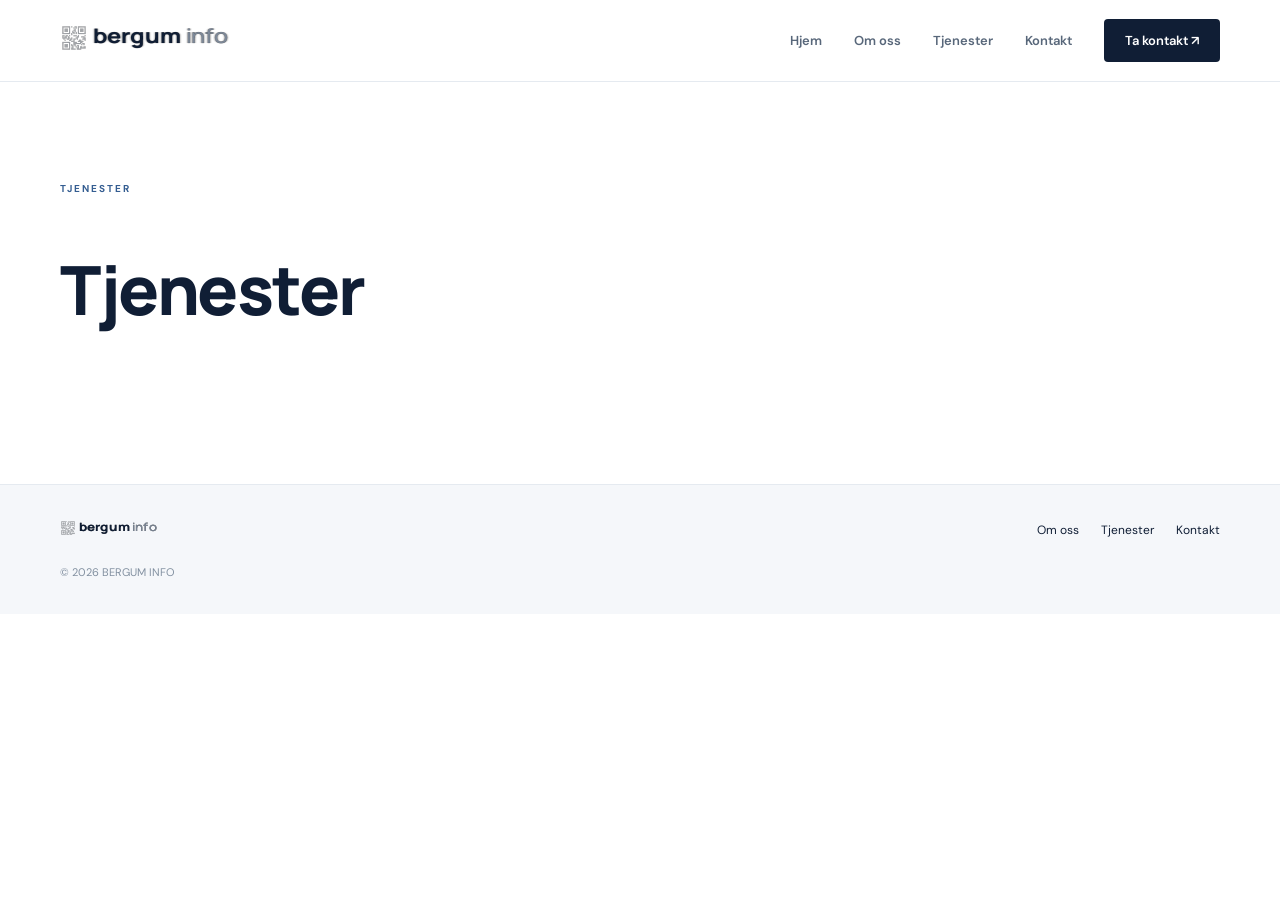
<file: tjenester/index.html>
<!DOCTYPE html><html lang="nb"><head><meta charset="UTF-8"><meta name="viewport" content="width=device-width, initial-scale=1"><meta name="description" content="Tjenester."><title>Tjenester | BERGUM INFO</title><link rel="stylesheet" href="[data-uri]"><link rel="preconnect" href="/font/Manrope-Regular.ttf"><link rel="preconnect" href="/font/Manrope-Medium.ttf"><link rel="preconnect" href="/font/Manrope-Bold.ttf"><link rel="preconnect" href="/font/Manrope-ExtraBold.ttf"><link rel="stylesheet" href="/font/Manrope.css"><link rel="preconnect" href="/font/DMSans-Regular.ttf"><link rel="preconnect" href="/font/DMSans-Medium.ttf"><link rel="stylesheet" href="/font/DMSans.css"><link rel="icon" href="/icon-128.png" type="image/png" sizes="128x128"><link rel="icon" href="/icon-32.png" type="image/png" sizes="32x32"><link rel="icon" href="/favicon.svg" type="image/svg+xml"><link rel="icon" href="/favicon.ico" type="image/x-icon"><link rel="stylesheet" href="/_astro/MainLayout.CnmLRXJE.css"></head><body><header class="header" data-astro-cid-nen7h5rs><nav class="nav container" aria-label="Hovedmeny" data-astro-cid-nen7h5rs><a href="/" data-astro-cid-nen7h5rs><svg class="logo" height="1.75rem" version="1.1" viewBox="0 0 508 76.8" xmlns="http://www.w3.org/2000/svg" xmlns:xlink="http://www.w3.org/1999/xlink"><defs><rect id="p" width="8" height="8"></rect><filter id="b" x="-.021429" y="-.021429" width="1.0429" height="1.0429" color-interpolation-filters="sRGB"><feGaussianBlur result="result6" stdDeviation="1.5"></feGaussianBlur><feComposite in="SourceGraphic" in2="result6" operator="atop" result="result8"></feComposite><feComposite in="result8" in2="SourceAlpha" operator="atop" result="result9"></feComposite></filter><filter id="a" x="-.021606" y="-.12276" width="1.0463" height="1.2631" color-interpolation-filters="sRGB"><feGaussianBlur result="fbSourceGraphic" stdDeviation="0.6991878"></feGaussianBlur><feColorMatrix in="fbSourceGraphic" result="fbSourceGraphicAlpha" values="0 0 0 -1 0 0 0 0 -1 0 0 0 0 -1 0 0 0 0 1 0"></feColorMatrix><feFlood flood-color="rgb(0,0,0)" flood-opacity=".618" in="fbSourceGraphic" result="flood"></feFlood><feComposite in="flood" in2="fbSourceGraphic" operator="in" result="composite1"></feComposite><feGaussianBlur result="blur" stdDeviation="2"></feGaussianBlur><feOffset dx="1" dy="1" result="offset"></feOffset><feComposite in="fbSourceGraphic" in2="offset" result="composite2"></feComposite></filter></defs><g style="fill: var(--color-logo-1, #7d8999);fill-opacity: var(--opacity-logo-1, .55)" transform="matrix(.38095 0 0 .38095 -5.7905 -5.7905)" filter="url(#b)"><use x="32" y="32" width="232" height="232" xlink:href="#p"></use><use x="32" y="40" width="232" height="232" xlink:href="#p"></use><use x="32" y="48" width="232" height="232" xlink:href="#p"></use><use x="32" y="56" width="232" height="232" xlink:href="#p"></use><use x="32" y="64" width="232" height="232" xlink:href="#p"></use><use x="32" y="72" width="232" height="232" xlink:href="#p"></use><use x="32" y="80" width="232" height="232" xlink:href="#p"></use><use x="32" y="96" width="232" height="232" xlink:href="#p"></use><use x="32" y="104" width="232" height="232" xlink:href="#p"></use><use x="32" y="112" width="232" height="232" xlink:href="#p"></use><use x="32" y="144" width="232" height="232" xlink:href="#p"></use><use x="32" y="152" width="232" height="232" xlink:href="#p"></use><use x="32" y="160" width="232" height="232" xlink:href="#p"></use><use x="32" y="168" width="232" height="232" xlink:href="#p"></use><use x="32" y="176" width="232" height="232" xlink:href="#p"></use><use x="32" y="184" width="232" height="232" xlink:href="#p"></use><use x="32" y="192" width="232" height="232" xlink:href="#p"></use><use x="40" y="32" width="232" height="232" xlink:href="#p"></use><use x="40" y="80" width="232" height="232" xlink:href="#p"></use><use x="40" y="96" width="232" height="232" xlink:href="#p"></use><use x="40" y="112" width="232" height="232" xlink:href="#p"></use><use x="40" y="120" width="232" height="232" xlink:href="#p"></use><use x="40" y="144" width="232" height="232" xlink:href="#p"></use><use x="40" y="192" width="232" height="232" xlink:href="#p"></use><use x="48" y="32" width="232" height="232" xlink:href="#p"></use><use x="48" y="48" width="232" height="232" xlink:href="#p"></use><use x="48" y="56" width="232" height="232" xlink:href="#p"></use><use x="48" y="64" width="232" height="232" xlink:href="#p"></use><use x="48" y="80" width="232" height="232" xlink:href="#p"></use><use x="48" y="104" width="232" height="232" xlink:href="#p"></use><use x="48" y="112" width="232" height="232" xlink:href="#p"></use><use x="48" y="128" width="232" height="232" xlink:href="#p"></use><use x="48" y="144" width="232" height="232" xlink:href="#p"></use><use x="48" y="160" width="232" height="232" xlink:href="#p"></use><use x="48" y="168" width="232" height="232" xlink:href="#p"></use><use x="48" y="176" width="232" height="232" xlink:href="#p"></use><use x="48" y="192" width="232" height="232" xlink:href="#p"></use><use x="56" y="32" width="232" height="232" xlink:href="#p"></use><use x="56" y="48" width="232" height="232" xlink:href="#p"></use><use x="56" y="56" width="232" height="232" xlink:href="#p"></use><use x="56" y="64" width="232" height="232" xlink:href="#p"></use><use x="56" y="80" width="232" height="232" xlink:href="#p"></use><use x="56" y="96" width="232" height="232" xlink:href="#p"></use><use x="56" y="104" width="232" height="232" xlink:href="#p"></use><use x="56" y="112" width="232" height="232" xlink:href="#p"></use><use x="56" y="144" width="232" height="232" xlink:href="#p"></use><use x="56" y="160" width="232" height="232" xlink:href="#p"></use><use x="56" y="168" width="232" height="232" xlink:href="#p"></use><use x="56" y="176" width="232" height="232" xlink:href="#p"></use><use x="56" y="192" width="232" height="232" xlink:href="#p"></use><use x="64" y="32" width="232" height="232" xlink:href="#p"></use><use x="64" y="48" width="232" height="232" xlink:href="#p"></use><use x="64" y="56" width="232" height="232" xlink:href="#p"></use><use x="64" y="64" width="232" height="232" xlink:href="#p"></use><use x="64" y="80" width="232" height="232" xlink:href="#p"></use><use x="64" y="96" width="232" height="232" xlink:href="#p"></use><use x="64" y="120" width="232" height="232" xlink:href="#p"></use><use x="64" y="144" width="232" height="232" xlink:href="#p"></use><use x="64" y="160" width="232" height="232" xlink:href="#p"></use><use x="64" y="168" width="232" height="232" xlink:href="#p"></use><use x="64" y="176" width="232" height="232" xlink:href="#p"></use><use x="64" y="192" width="232" height="232" xlink:href="#p"></use><use x="72" y="32" width="232" height="232" xlink:href="#p"></use><use x="72" y="80" width="232" height="232" xlink:href="#p"></use><use x="72" y="104" width="232" height="232" xlink:href="#p"></use><use x="72" y="112" width="232" height="232" xlink:href="#p"></use><use x="72" y="120" width="232" height="232" xlink:href="#p"></use><use x="72" y="144" width="232" height="232" xlink:href="#p"></use><use x="72" y="192" width="232" height="232" xlink:href="#p"></use><use x="80" y="32" width="232" height="232" xlink:href="#p"></use><use x="80" y="40" width="232" height="232" xlink:href="#p"></use><use x="80" y="48" width="232" height="232" xlink:href="#p"></use><use x="80" y="56" width="232" height="232" xlink:href="#p"></use><use x="80" y="64" width="232" height="232" xlink:href="#p"></use><use x="80" y="72" width="232" height="232" xlink:href="#p"></use><use x="80" y="80" width="232" height="232" xlink:href="#p"></use><use x="80" y="96" width="232" height="232" xlink:href="#p"></use><use x="80" y="112" width="232" height="232" xlink:href="#p"></use><use x="80" y="128" width="232" height="232" xlink:href="#p"></use><use x="80" y="144" width="232" height="232" xlink:href="#p"></use><use x="80" y="152" width="232" height="232" xlink:href="#p"></use><use x="80" y="160" width="232" height="232" xlink:href="#p"></use><use x="80" y="168" width="232" height="232" xlink:href="#p"></use><use x="80" y="176" width="232" height="232" xlink:href="#p"></use><use x="80" y="184" width="232" height="232" xlink:href="#p"></use><use x="80" y="192" width="232" height="232" xlink:href="#p"></use><use x="88" y="120" width="232" height="232" xlink:href="#p"></use><use x="88" y="128" width="232" height="232" xlink:href="#p"></use><use x="96" y="32" width="232" height="232" xlink:href="#p"></use><use x="96" y="80" width="232" height="232" xlink:href="#p"></use><use x="96" y="88" width="232" height="232" xlink:href="#p"></use><use x="96" y="112" width="232" height="232" xlink:href="#p"></use><use x="96" y="120" width="232" height="232" xlink:href="#p"></use><use x="96" y="136" width="232" height="232" xlink:href="#p"></use><use x="96" y="160" width="232" height="232" xlink:href="#p"></use><use x="96" y="168" width="232" height="232" xlink:href="#p"></use><use x="96" y="184" width="232" height="232" xlink:href="#p"></use><use x="96" y="192" width="232" height="232" xlink:href="#p"></use><use x="104" y="64" width="232" height="232" xlink:href="#p"></use><use x="104" y="72" width="232" height="232" xlink:href="#p"></use><use x="104" y="136" width="232" height="232" xlink:href="#p"></use><use x="104" y="168" width="232" height="232" xlink:href="#p"></use><use x="104" y="176" width="232" height="232" xlink:href="#p"></use><use x="104" y="184" width="232" height="232" xlink:href="#p"></use><use x="104" y="192" width="232" height="232" xlink:href="#p"></use><use x="112" y="40" width="232" height="232" xlink:href="#p"></use><use x="112" y="56" width="232" height="232" xlink:href="#p"></use><use x="112" y="72" width="232" height="232" xlink:href="#p"></use><use x="112" y="80" width="232" height="232" xlink:href="#p"></use><use x="112" y="96" width="232" height="232" xlink:href="#p"></use><use x="112" y="120" width="232" height="232" xlink:href="#p"></use><use x="112" y="128" width="232" height="232" xlink:href="#p"></use><use x="112" y="136" width="232" height="232" xlink:href="#p"></use><use x="112" y="144" width="232" height="232" xlink:href="#p"></use><use x="112" y="152" width="232" height="232" xlink:href="#p"></use><use x="112" y="160" width="232" height="232" xlink:href="#p"></use><use x="112" y="192" width="232" height="232" xlink:href="#p"></use><use x="120" y="32" width="232" height="232" xlink:href="#p"></use><use x="120" y="48" width="232" height="232" xlink:href="#p"></use><use x="120" y="56" width="232" height="232" xlink:href="#p"></use><use x="120" y="64" width="232" height="232" xlink:href="#p"></use><use x="120" y="96" width="232" height="232" xlink:href="#p"></use><use x="120" y="120" width="232" height="232" xlink:href="#p"></use><use x="120" y="144" width="232" height="232" xlink:href="#p"></use><use x="120" y="152" width="232" height="232" xlink:href="#p"></use><use x="120" y="160" width="232" height="232" xlink:href="#p"></use><use x="120" y="168" width="232" height="232" xlink:href="#p"></use><use x="120" y="192" width="232" height="232" xlink:href="#p"></use><use x="128" y="32" width="232" height="232" xlink:href="#p"></use><use x="128" y="40" width="232" height="232" xlink:href="#p"></use><use x="128" y="72" width="232" height="232" xlink:href="#p"></use><use x="128" y="80" width="232" height="232" xlink:href="#p"></use><use x="128" y="96" width="232" height="232" xlink:href="#p"></use><use x="128" y="112" width="232" height="232" xlink:href="#p"></use><use x="128" y="144" width="232" height="232" xlink:href="#p"></use><use x="128" y="152" width="232" height="232" xlink:href="#p"></use><use x="128" y="176" width="232" height="232" xlink:href="#p"></use><use x="136" y="104" width="232" height="232" xlink:href="#p"></use><use x="136" y="112" width="232" height="232" xlink:href="#p"></use><use x="136" y="120" width="232" height="232" xlink:href="#p"></use><use x="136" y="152" width="232" height="232" xlink:href="#p"></use><use x="136" y="168" width="232" height="232" xlink:href="#p"></use><use x="136" y="184" width="232" height="232" xlink:href="#p"></use><use x="136" y="192" width="232" height="232" xlink:href="#p"></use><use x="144" y="32" width="232" height="232" xlink:href="#p"></use><use x="144" y="40" width="232" height="232" xlink:href="#p"></use><use x="144" y="48" width="232" height="232" xlink:href="#p"></use><use x="144" y="56" width="232" height="232" xlink:href="#p"></use><use x="144" y="64" width="232" height="232" xlink:href="#p"></use><use x="144" y="72" width="232" height="232" xlink:href="#p"></use><use x="144" y="80" width="232" height="232" xlink:href="#p"></use><use x="144" y="96" width="232" height="232" xlink:href="#p"></use><use x="144" y="104" width="232" height="232" xlink:href="#p"></use><use x="144" y="136" width="232" height="232" xlink:href="#p"></use><use x="144" y="152" width="232" height="232" xlink:href="#p"></use><use x="144" y="168" width="232" height="232" xlink:href="#p"></use><use x="144" y="176" width="232" height="232" xlink:href="#p"></use><use x="144" y="184" width="232" height="232" xlink:href="#p"></use><use x="144" y="192" width="232" height="232" xlink:href="#p"></use><use x="152" y="32" width="232" height="232" xlink:href="#p"></use><use x="152" y="80" width="232" height="232" xlink:href="#p"></use><use x="152" y="128" width="232" height="232" xlink:href="#p"></use><use x="152" y="136" width="232" height="232" xlink:href="#p"></use><use x="152" y="152" width="232" height="232" xlink:href="#p"></use><use x="152" y="192" width="232" height="232" xlink:href="#p"></use><use x="160" y="32" width="232" height="232" xlink:href="#p"></use><use x="160" y="48" width="232" height="232" xlink:href="#p"></use><use x="160" y="56" width="232" height="232" xlink:href="#p"></use><use x="160" y="64" width="232" height="232" xlink:href="#p"></use><use x="160" y="80" width="232" height="232" xlink:href="#p"></use><use x="160" y="128" width="232" height="232" xlink:href="#p"></use><use x="160" y="136" width="232" height="232" xlink:href="#p"></use><use x="160" y="144" width="232" height="232" xlink:href="#p"></use><use x="160" y="152" width="232" height="232" xlink:href="#p"></use><use x="160" y="176" width="232" height="232" xlink:href="#p"></use><use x="160" y="184" width="232" height="232" xlink:href="#p"></use><use x="160" y="192" width="232" height="232" xlink:href="#p"></use><use x="168" y="32" width="232" height="232" xlink:href="#p"></use><use x="168" y="48" width="232" height="232" xlink:href="#p"></use><use x="168" y="56" width="232" height="232" xlink:href="#p"></use><use x="168" y="64" width="232" height="232" xlink:href="#p"></use><use x="168" y="80" width="232" height="232" xlink:href="#p"></use><use x="168" y="104" width="232" height="232" xlink:href="#p"></use><use x="168" y="136" width="232" height="232" xlink:href="#p"></use><use x="168" y="144" width="232" height="232" xlink:href="#p"></use><use x="168" y="160" width="232" height="232" xlink:href="#p"></use><use x="168" y="176" width="232" height="232" xlink:href="#p"></use><use x="168" y="184" width="232" height="232" xlink:href="#p"></use><use x="176" y="32" width="232" height="232" xlink:href="#p"></use><use x="176" y="48" width="232" height="232" xlink:href="#p"></use><use x="176" y="56" width="232" height="232" xlink:href="#p"></use><use x="176" y="64" width="232" height="232" xlink:href="#p"></use><use x="176" y="80" width="232" height="232" xlink:href="#p"></use><use x="176" y="104" width="232" height="232" xlink:href="#p"></use><use x="176" y="120" width="232" height="232" xlink:href="#p"></use><use x="176" y="136" width="232" height="232" xlink:href="#p"></use><use x="176" y="152" width="232" height="232" xlink:href="#p"></use><use x="176" y="184" width="232" height="232" xlink:href="#p"></use><use x="184" y="32" width="232" height="232" xlink:href="#p"></use><use x="184" y="80" width="232" height="232" xlink:href="#p"></use><use x="184" y="104" width="232" height="232" xlink:href="#p"></use><use x="184" y="112" width="232" height="232" xlink:href="#p"></use><use x="184" y="120" width="232" height="232" xlink:href="#p"></use><use x="184" y="152" width="232" height="232" xlink:href="#p"></use><use x="184" y="160" width="232" height="232" xlink:href="#p"></use><use x="184" y="176" width="232" height="232" xlink:href="#p"></use><use x="184" y="184" width="232" height="232" xlink:href="#p"></use><use x="192" y="32" width="232" height="232" xlink:href="#p"></use><use x="192" y="40" width="232" height="232" xlink:href="#p"></use><use x="192" y="48" width="232" height="232" xlink:href="#p"></use><use x="192" y="56" width="232" height="232" xlink:href="#p"></use><use x="192" y="64" width="232" height="232" xlink:href="#p"></use><use x="192" y="72" width="232" height="232" xlink:href="#p"></use><use x="192" y="80" width="232" height="232" xlink:href="#p"></use><use x="192" y="96" width="232" height="232" xlink:href="#p"></use><use x="192" y="112" width="232" height="232" xlink:href="#p"></use><use x="192" y="120" width="232" height="232" xlink:href="#p"></use><use x="192" y="128" width="232" height="232" xlink:href="#p"></use><use x="192" y="176" width="232" height="232" xlink:href="#p"></use><use x="192" y="184" width="232" height="232" xlink:href="#p"></use></g><text transform="matrix(1.1245 0 0 .95299 -14.87 -17.86)" x="93.083702" y="74.142441" fill="#ffffff" filter="url(#a)" stroke="#000000" stroke-width=".97985" word-spacing="0px" style="line-height:0%" xml:space="preserve"><tspan x="93.083702" y="74.142441" font-family="Manrope" font-size="57.332px" stroke="#000000" stroke-opacity=".21" stroke-width=".97985" style="line-height:0%"><tspan style="fill: var(--color-logo-2, #101e35);font-weight: var(--font-weight-logo-2, 700)">bergum</tspan> <tspan style="fill: var(--color-logo-3, #7d8999);font-weight: var(--font-weight-logo-3, 500)">info</tspan></tspan></text></svg></a><div class="desktop-nav" data-astro-cid-nen7h5rs><a href="/" data-astro-cid-nen7h5rs>Hjem</a><a href="/om-oss" data-astro-cid-nen7h5rs>Om oss</a><a href="/tjenester" aria-current="page" data-astro-cid-nen7h5rs>Tjenester</a><a href="/kontakt" data-astro-cid-nen7h5rs>Kontakt</a><a href="/kontakt" class="nav-cta" data-astro-cid-nen7h5rs>Ta kontakt ↗</a></div><details class="mobile-nav" data-astro-cid-nen7h5rs><summary aria-label="Åpne meny" data-astro-cid-nen7h5rs><span class="menu-icon" data-astro-cid-nen7h5rs>☰</span></summary><div class="mobile-menu" data-astro-cid-nen7h5rs><a href="/" data-astro-cid-nen7h5rs>Hjem</a><a href="/om-oss" data-astro-cid-nen7h5rs>Om oss</a><a href="/tjenester" aria-current="page" data-astro-cid-nen7h5rs>Tjenester</a><a href="/kontakt" data-astro-cid-nen7h5rs>Kontakt</a><a href="/kontakt" class="nav-cta" data-astro-cid-nen7h5rs>Ta kontakt ↗</a></div></details></nav></header><main><section class="section"><div class="container"><div class="eyebrow">TJENESTER</div><h1>Tjenester</h1></div></section></main><footer class="footer" data-astro-cid-jo6i4kqk><div class="container footer-inner" data-astro-cid-jo6i4kqk><a href="/" data-astro-cid-jo6i4kqk><svg class="logo" height="1rem" version="1.1" viewBox="0 0 508 76.8" xmlns="http://www.w3.org/2000/svg" xmlns:xlink="http://www.w3.org/1999/xlink"><defs><rect id="p" width="8" height="8"></rect><filter id="b" x="-.021429" y="-.021429" width="1.0429" height="1.0429" color-interpolation-filters="sRGB"><feGaussianBlur result="result6" stdDeviation="1.5"></feGaussianBlur><feComposite in="SourceGraphic" in2="result6" operator="atop" result="result8"></feComposite><feComposite in="result8" in2="SourceAlpha" operator="atop" result="result9"></feComposite></filter><filter id="a" x="-.021606" y="-.12276" width="1.0463" height="1.2631" color-interpolation-filters="sRGB"><feGaussianBlur result="fbSourceGraphic" stdDeviation="0.6991878"></feGaussianBlur><feColorMatrix in="fbSourceGraphic" result="fbSourceGraphicAlpha" values="0 0 0 -1 0 0 0 0 -1 0 0 0 0 -1 0 0 0 0 1 0"></feColorMatrix><feFlood flood-color="rgb(0,0,0)" flood-opacity=".618" in="fbSourceGraphic" result="flood"></feFlood><feComposite in="flood" in2="fbSourceGraphic" operator="in" result="composite1"></feComposite><feGaussianBlur result="blur" stdDeviation="2"></feGaussianBlur><feOffset dx="1" dy="1" result="offset"></feOffset><feComposite in="fbSourceGraphic" in2="offset" result="composite2"></feComposite></filter></defs><g style="fill: var(--color-logo-1, #7d8999);fill-opacity: var(--opacity-logo-1, .55)" transform="matrix(.38095 0 0 .38095 -5.7905 -5.7905)" filter="url(#b)"><use x="32" y="32" width="232" height="232" xlink:href="#p"></use><use x="32" y="40" width="232" height="232" xlink:href="#p"></use><use x="32" y="48" width="232" height="232" xlink:href="#p"></use><use x="32" y="56" width="232" height="232" xlink:href="#p"></use><use x="32" y="64" width="232" height="232" xlink:href="#p"></use><use x="32" y="72" width="232" height="232" xlink:href="#p"></use><use x="32" y="80" width="232" height="232" xlink:href="#p"></use><use x="32" y="96" width="232" height="232" xlink:href="#p"></use><use x="32" y="104" width="232" height="232" xlink:href="#p"></use><use x="32" y="112" width="232" height="232" xlink:href="#p"></use><use x="32" y="144" width="232" height="232" xlink:href="#p"></use><use x="32" y="152" width="232" height="232" xlink:href="#p"></use><use x="32" y="160" width="232" height="232" xlink:href="#p"></use><use x="32" y="168" width="232" height="232" xlink:href="#p"></use><use x="32" y="176" width="232" height="232" xlink:href="#p"></use><use x="32" y="184" width="232" height="232" xlink:href="#p"></use><use x="32" y="192" width="232" height="232" xlink:href="#p"></use><use x="40" y="32" width="232" height="232" xlink:href="#p"></use><use x="40" y="80" width="232" height="232" xlink:href="#p"></use><use x="40" y="96" width="232" height="232" xlink:href="#p"></use><use x="40" y="112" width="232" height="232" xlink:href="#p"></use><use x="40" y="120" width="232" height="232" xlink:href="#p"></use><use x="40" y="144" width="232" height="232" xlink:href="#p"></use><use x="40" y="192" width="232" height="232" xlink:href="#p"></use><use x="48" y="32" width="232" height="232" xlink:href="#p"></use><use x="48" y="48" width="232" height="232" xlink:href="#p"></use><use x="48" y="56" width="232" height="232" xlink:href="#p"></use><use x="48" y="64" width="232" height="232" xlink:href="#p"></use><use x="48" y="80" width="232" height="232" xlink:href="#p"></use><use x="48" y="104" width="232" height="232" xlink:href="#p"></use><use x="48" y="112" width="232" height="232" xlink:href="#p"></use><use x="48" y="128" width="232" height="232" xlink:href="#p"></use><use x="48" y="144" width="232" height="232" xlink:href="#p"></use><use x="48" y="160" width="232" height="232" xlink:href="#p"></use><use x="48" y="168" width="232" height="232" xlink:href="#p"></use><use x="48" y="176" width="232" height="232" xlink:href="#p"></use><use x="48" y="192" width="232" height="232" xlink:href="#p"></use><use x="56" y="32" width="232" height="232" xlink:href="#p"></use><use x="56" y="48" width="232" height="232" xlink:href="#p"></use><use x="56" y="56" width="232" height="232" xlink:href="#p"></use><use x="56" y="64" width="232" height="232" xlink:href="#p"></use><use x="56" y="80" width="232" height="232" xlink:href="#p"></use><use x="56" y="96" width="232" height="232" xlink:href="#p"></use><use x="56" y="104" width="232" height="232" xlink:href="#p"></use><use x="56" y="112" width="232" height="232" xlink:href="#p"></use><use x="56" y="144" width="232" height="232" xlink:href="#p"></use><use x="56" y="160" width="232" height="232" xlink:href="#p"></use><use x="56" y="168" width="232" height="232" xlink:href="#p"></use><use x="56" y="176" width="232" height="232" xlink:href="#p"></use><use x="56" y="192" width="232" height="232" xlink:href="#p"></use><use x="64" y="32" width="232" height="232" xlink:href="#p"></use><use x="64" y="48" width="232" height="232" xlink:href="#p"></use><use x="64" y="56" width="232" height="232" xlink:href="#p"></use><use x="64" y="64" width="232" height="232" xlink:href="#p"></use><use x="64" y="80" width="232" height="232" xlink:href="#p"></use><use x="64" y="96" width="232" height="232" xlink:href="#p"></use><use x="64" y="120" width="232" height="232" xlink:href="#p"></use><use x="64" y="144" width="232" height="232" xlink:href="#p"></use><use x="64" y="160" width="232" height="232" xlink:href="#p"></use><use x="64" y="168" width="232" height="232" xlink:href="#p"></use><use x="64" y="176" width="232" height="232" xlink:href="#p"></use><use x="64" y="192" width="232" height="232" xlink:href="#p"></use><use x="72" y="32" width="232" height="232" xlink:href="#p"></use><use x="72" y="80" width="232" height="232" xlink:href="#p"></use><use x="72" y="104" width="232" height="232" xlink:href="#p"></use><use x="72" y="112" width="232" height="232" xlink:href="#p"></use><use x="72" y="120" width="232" height="232" xlink:href="#p"></use><use x="72" y="144" width="232" height="232" xlink:href="#p"></use><use x="72" y="192" width="232" height="232" xlink:href="#p"></use><use x="80" y="32" width="232" height="232" xlink:href="#p"></use><use x="80" y="40" width="232" height="232" xlink:href="#p"></use><use x="80" y="48" width="232" height="232" xlink:href="#p"></use><use x="80" y="56" width="232" height="232" xlink:href="#p"></use><use x="80" y="64" width="232" height="232" xlink:href="#p"></use><use x="80" y="72" width="232" height="232" xlink:href="#p"></use><use x="80" y="80" width="232" height="232" xlink:href="#p"></use><use x="80" y="96" width="232" height="232" xlink:href="#p"></use><use x="80" y="112" width="232" height="232" xlink:href="#p"></use><use x="80" y="128" width="232" height="232" xlink:href="#p"></use><use x="80" y="144" width="232" height="232" xlink:href="#p"></use><use x="80" y="152" width="232" height="232" xlink:href="#p"></use><use x="80" y="160" width="232" height="232" xlink:href="#p"></use><use x="80" y="168" width="232" height="232" xlink:href="#p"></use><use x="80" y="176" width="232" height="232" xlink:href="#p"></use><use x="80" y="184" width="232" height="232" xlink:href="#p"></use><use x="80" y="192" width="232" height="232" xlink:href="#p"></use><use x="88" y="120" width="232" height="232" xlink:href="#p"></use><use x="88" y="128" width="232" height="232" xlink:href="#p"></use><use x="96" y="32" width="232" height="232" xlink:href="#p"></use><use x="96" y="80" width="232" height="232" xlink:href="#p"></use><use x="96" y="88" width="232" height="232" xlink:href="#p"></use><use x="96" y="112" width="232" height="232" xlink:href="#p"></use><use x="96" y="120" width="232" height="232" xlink:href="#p"></use><use x="96" y="136" width="232" height="232" xlink:href="#p"></use><use x="96" y="160" width="232" height="232" xlink:href="#p"></use><use x="96" y="168" width="232" height="232" xlink:href="#p"></use><use x="96" y="184" width="232" height="232" xlink:href="#p"></use><use x="96" y="192" width="232" height="232" xlink:href="#p"></use><use x="104" y="64" width="232" height="232" xlink:href="#p"></use><use x="104" y="72" width="232" height="232" xlink:href="#p"></use><use x="104" y="136" width="232" height="232" xlink:href="#p"></use><use x="104" y="168" width="232" height="232" xlink:href="#p"></use><use x="104" y="176" width="232" height="232" xlink:href="#p"></use><use x="104" y="184" width="232" height="232" xlink:href="#p"></use><use x="104" y="192" width="232" height="232" xlink:href="#p"></use><use x="112" y="40" width="232" height="232" xlink:href="#p"></use><use x="112" y="56" width="232" height="232" xlink:href="#p"></use><use x="112" y="72" width="232" height="232" xlink:href="#p"></use><use x="112" y="80" width="232" height="232" xlink:href="#p"></use><use x="112" y="96" width="232" height="232" xlink:href="#p"></use><use x="112" y="120" width="232" height="232" xlink:href="#p"></use><use x="112" y="128" width="232" height="232" xlink:href="#p"></use><use x="112" y="136" width="232" height="232" xlink:href="#p"></use><use x="112" y="144" width="232" height="232" xlink:href="#p"></use><use x="112" y="152" width="232" height="232" xlink:href="#p"></use><use x="112" y="160" width="232" height="232" xlink:href="#p"></use><use x="112" y="192" width="232" height="232" xlink:href="#p"></use><use x="120" y="32" width="232" height="232" xlink:href="#p"></use><use x="120" y="48" width="232" height="232" xlink:href="#p"></use><use x="120" y="56" width="232" height="232" xlink:href="#p"></use><use x="120" y="64" width="232" height="232" xlink:href="#p"></use><use x="120" y="96" width="232" height="232" xlink:href="#p"></use><use x="120" y="120" width="232" height="232" xlink:href="#p"></use><use x="120" y="144" width="232" height="232" xlink:href="#p"></use><use x="120" y="152" width="232" height="232" xlink:href="#p"></use><use x="120" y="160" width="232" height="232" xlink:href="#p"></use><use x="120" y="168" width="232" height="232" xlink:href="#p"></use><use x="120" y="192" width="232" height="232" xlink:href="#p"></use><use x="128" y="32" width="232" height="232" xlink:href="#p"></use><use x="128" y="40" width="232" height="232" xlink:href="#p"></use><use x="128" y="72" width="232" height="232" xlink:href="#p"></use><use x="128" y="80" width="232" height="232" xlink:href="#p"></use><use x="128" y="96" width="232" height="232" xlink:href="#p"></use><use x="128" y="112" width="232" height="232" xlink:href="#p"></use><use x="128" y="144" width="232" height="232" xlink:href="#p"></use><use x="128" y="152" width="232" height="232" xlink:href="#p"></use><use x="128" y="176" width="232" height="232" xlink:href="#p"></use><use x="136" y="104" width="232" height="232" xlink:href="#p"></use><use x="136" y="112" width="232" height="232" xlink:href="#p"></use><use x="136" y="120" width="232" height="232" xlink:href="#p"></use><use x="136" y="152" width="232" height="232" xlink:href="#p"></use><use x="136" y="168" width="232" height="232" xlink:href="#p"></use><use x="136" y="184" width="232" height="232" xlink:href="#p"></use><use x="136" y="192" width="232" height="232" xlink:href="#p"></use><use x="144" y="32" width="232" height="232" xlink:href="#p"></use><use x="144" y="40" width="232" height="232" xlink:href="#p"></use><use x="144" y="48" width="232" height="232" xlink:href="#p"></use><use x="144" y="56" width="232" height="232" xlink:href="#p"></use><use x="144" y="64" width="232" height="232" xlink:href="#p"></use><use x="144" y="72" width="232" height="232" xlink:href="#p"></use><use x="144" y="80" width="232" height="232" xlink:href="#p"></use><use x="144" y="96" width="232" height="232" xlink:href="#p"></use><use x="144" y="104" width="232" height="232" xlink:href="#p"></use><use x="144" y="136" width="232" height="232" xlink:href="#p"></use><use x="144" y="152" width="232" height="232" xlink:href="#p"></use><use x="144" y="168" width="232" height="232" xlink:href="#p"></use><use x="144" y="176" width="232" height="232" xlink:href="#p"></use><use x="144" y="184" width="232" height="232" xlink:href="#p"></use><use x="144" y="192" width="232" height="232" xlink:href="#p"></use><use x="152" y="32" width="232" height="232" xlink:href="#p"></use><use x="152" y="80" width="232" height="232" xlink:href="#p"></use><use x="152" y="128" width="232" height="232" xlink:href="#p"></use><use x="152" y="136" width="232" height="232" xlink:href="#p"></use><use x="152" y="152" width="232" height="232" xlink:href="#p"></use><use x="152" y="192" width="232" height="232" xlink:href="#p"></use><use x="160" y="32" width="232" height="232" xlink:href="#p"></use><use x="160" y="48" width="232" height="232" xlink:href="#p"></use><use x="160" y="56" width="232" height="232" xlink:href="#p"></use><use x="160" y="64" width="232" height="232" xlink:href="#p"></use><use x="160" y="80" width="232" height="232" xlink:href="#p"></use><use x="160" y="128" width="232" height="232" xlink:href="#p"></use><use x="160" y="136" width="232" height="232" xlink:href="#p"></use><use x="160" y="144" width="232" height="232" xlink:href="#p"></use><use x="160" y="152" width="232" height="232" xlink:href="#p"></use><use x="160" y="176" width="232" height="232" xlink:href="#p"></use><use x="160" y="184" width="232" height="232" xlink:href="#p"></use><use x="160" y="192" width="232" height="232" xlink:href="#p"></use><use x="168" y="32" width="232" height="232" xlink:href="#p"></use><use x="168" y="48" width="232" height="232" xlink:href="#p"></use><use x="168" y="56" width="232" height="232" xlink:href="#p"></use><use x="168" y="64" width="232" height="232" xlink:href="#p"></use><use x="168" y="80" width="232" height="232" xlink:href="#p"></use><use x="168" y="104" width="232" height="232" xlink:href="#p"></use><use x="168" y="136" width="232" height="232" xlink:href="#p"></use><use x="168" y="144" width="232" height="232" xlink:href="#p"></use><use x="168" y="160" width="232" height="232" xlink:href="#p"></use><use x="168" y="176" width="232" height="232" xlink:href="#p"></use><use x="168" y="184" width="232" height="232" xlink:href="#p"></use><use x="176" y="32" width="232" height="232" xlink:href="#p"></use><use x="176" y="48" width="232" height="232" xlink:href="#p"></use><use x="176" y="56" width="232" height="232" xlink:href="#p"></use><use x="176" y="64" width="232" height="232" xlink:href="#p"></use><use x="176" y="80" width="232" height="232" xlink:href="#p"></use><use x="176" y="104" width="232" height="232" xlink:href="#p"></use><use x="176" y="120" width="232" height="232" xlink:href="#p"></use><use x="176" y="136" width="232" height="232" xlink:href="#p"></use><use x="176" y="152" width="232" height="232" xlink:href="#p"></use><use x="176" y="184" width="232" height="232" xlink:href="#p"></use><use x="184" y="32" width="232" height="232" xlink:href="#p"></use><use x="184" y="80" width="232" height="232" xlink:href="#p"></use><use x="184" y="104" width="232" height="232" xlink:href="#p"></use><use x="184" y="112" width="232" height="232" xlink:href="#p"></use><use x="184" y="120" width="232" height="232" xlink:href="#p"></use><use x="184" y="152" width="232" height="232" xlink:href="#p"></use><use x="184" y="160" width="232" height="232" xlink:href="#p"></use><use x="184" y="176" width="232" height="232" xlink:href="#p"></use><use x="184" y="184" width="232" height="232" xlink:href="#p"></use><use x="192" y="32" width="232" height="232" xlink:href="#p"></use><use x="192" y="40" width="232" height="232" xlink:href="#p"></use><use x="192" y="48" width="232" height="232" xlink:href="#p"></use><use x="192" y="56" width="232" height="232" xlink:href="#p"></use><use x="192" y="64" width="232" height="232" xlink:href="#p"></use><use x="192" y="72" width="232" height="232" xlink:href="#p"></use><use x="192" y="80" width="232" height="232" xlink:href="#p"></use><use x="192" y="96" width="232" height="232" xlink:href="#p"></use><use x="192" y="112" width="232" height="232" xlink:href="#p"></use><use x="192" y="120" width="232" height="232" xlink:href="#p"></use><use x="192" y="128" width="232" height="232" xlink:href="#p"></use><use x="192" y="176" width="232" height="232" xlink:href="#p"></use><use x="192" y="184" width="232" height="232" xlink:href="#p"></use></g><text transform="matrix(1.1245 0 0 .95299 -14.87 -17.86)" x="93.083702" y="74.142441" fill="#ffffff" filter="url(#a)" stroke="#000000" stroke-width=".97985" word-spacing="0px" style="line-height:0%" xml:space="preserve"><tspan x="93.083702" y="74.142441" font-family="Manrope" font-size="57.332px" stroke="#000000" stroke-opacity=".21" stroke-width=".97985" style="line-height:0%"><tspan style="fill: var(--color-logo-2, #101e35);font-weight: var(--font-weight-logo-2, 700)">bergum</tspan> <tspan style="fill: var(--color-logo-3, #7d8999);font-weight: var(--font-weight-logo-3, 500)">info</tspan></tspan></text></svg></a><div class="footer-links" data-astro-cid-jo6i4kqk><a href="/om-oss" data-astro-cid-jo6i4kqk>Om oss</a><a href="/tjenester" data-astro-cid-jo6i4kqk>Tjenester</a><a href="/kontakt" data-astro-cid-jo6i4kqk>Kontakt</a></div><p data-astro-cid-jo6i4kqk>© 2026 BERGUM INFO</p></div></footer></body></html>
</file>
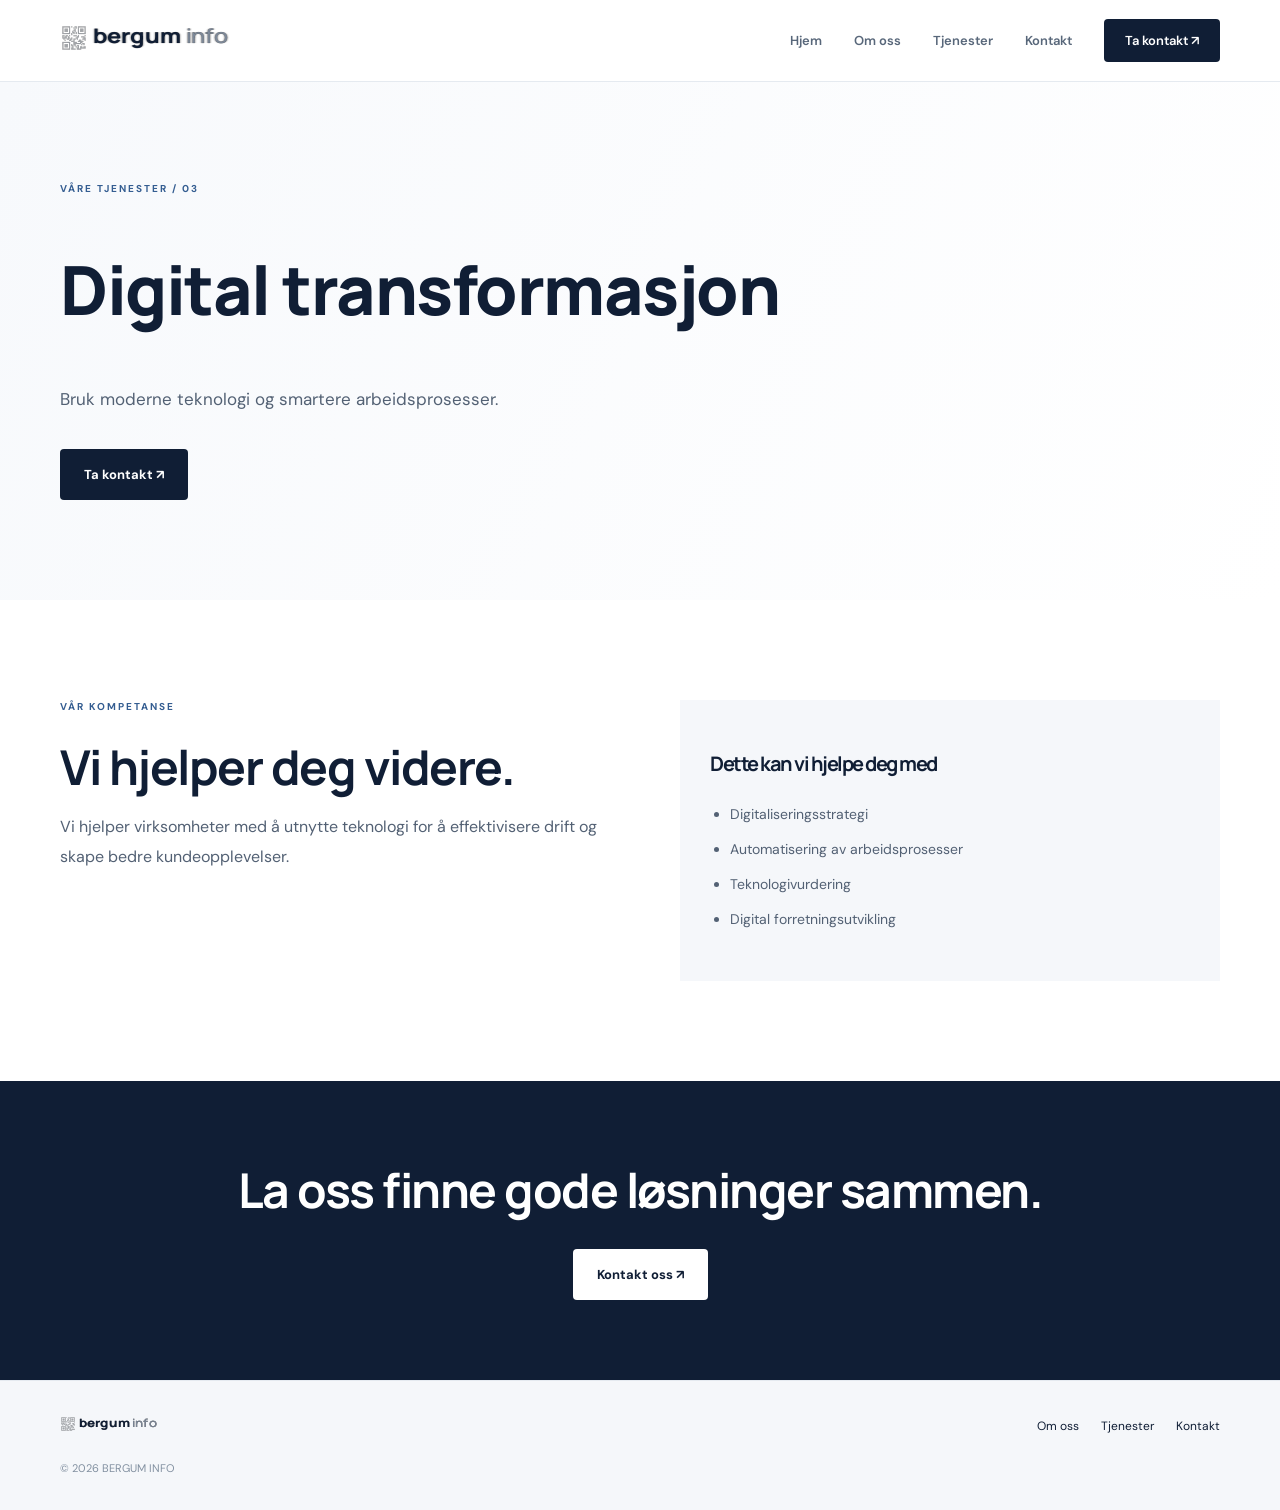
<file: tjenester/digital-transformasjon/index.html>
<!DOCTYPE html><html lang="nb"><head><meta charset="UTF-8"><meta name="viewport" content="width=device-width, initial-scale=1"><meta name="description" content="Bruk moderne teknologi og smartere arbeidsprosesser."><title>Digital transformasjon | Northstar Consulting</title><link rel="stylesheet" href="[data-uri]"><link rel="preconnect" href="/font/Manrope-Regular.ttf"><link rel="preconnect" href="/font/Manrope-Medium.ttf"><link rel="preconnect" href="/font/Manrope-Bold.ttf"><link rel="preconnect" href="/font/Manrope-ExtraBold.ttf"><link rel="stylesheet" href="/font/Manrope.css"><link rel="preconnect" href="/font/DMSans-Regular.ttf"><link rel="preconnect" href="/font/DMSans-Medium.ttf"><link rel="stylesheet" href="/font/DMSans.css"><link rel="icon" href="/icon-128.png" type="image/png" sizes="128x128"><link rel="icon" href="/icon-32.png" type="image/png" sizes="32x32"><link rel="icon" href="/favicon.svg" type="image/svg+xml"><link rel="icon" href="/favicon.ico" type="image/x-icon"><style>.service-hero[data-astro-cid-ok4rwxz6]{background:linear-gradient(115deg, var(--color-hero), var(--color-background));padding:100px 0}.service-hero[data-astro-cid-ok4rwxz6] h1[data-astro-cid-ok4rwxz6]{max-width:800px}.service-hero[data-astro-cid-ok4rwxz6] p[data-astro-cid-ok4rwxz6]{color:var(--color-text-secondary);max-width:600px;margin:25px 0 35px;font-size:17px;line-height:1.8}.service-content[data-astro-cid-ok4rwxz6]{grid-template-columns:1fr 1fr;gap:80px;display:grid}.service-content[data-astro-cid-ok4rwxz6] p[data-astro-cid-ok4rwxz6]{color:var(--color-text-secondary);line-height:1.9}.service-details[data-astro-cid-ok4rwxz6]{background:var(--color-surface);padding:30px}.service-details[data-astro-cid-ok4rwxz6] h3[data-astro-cid-ok4rwxz6]{font-size:20px}.service-details[data-astro-cid-ok4rwxz6] ul[data-astro-cid-ok4rwxz6]{color:var(--color-text-secondary);padding-left:20px;font-size:14px;line-height:2.5}.service-cta[data-astro-cid-ok4rwxz6]{background:var(--color-cta);color:var(--color-cta-text);text-align:center;padding:80px 0}.service-cta[data-astro-cid-ok4rwxz6] h2[data-astro-cid-ok4rwxz6]{margin-bottom:30px}@media (width<=650px){.service-hero[data-astro-cid-ok4rwxz6]{padding:70px 0}.service-content[data-astro-cid-ok4rwxz6]{grid-template-columns:1fr;gap:30px}}
</style><link rel="stylesheet" href="/_astro/MainLayout.CnmLRXJE.css"></head><body><header class="header" data-astro-cid-nen7h5rs><nav class="nav container" aria-label="Hovedmeny" data-astro-cid-nen7h5rs><a href="/" data-astro-cid-nen7h5rs><svg class="logo" height="1.75rem" version="1.1" viewBox="0 0 508 76.8" xmlns="http://www.w3.org/2000/svg" xmlns:xlink="http://www.w3.org/1999/xlink"><defs><rect id="p" width="8" height="8"></rect><filter id="b" x="-.021429" y="-.021429" width="1.0429" height="1.0429" color-interpolation-filters="sRGB"><feGaussianBlur result="result6" stdDeviation="1.5"></feGaussianBlur><feComposite in="SourceGraphic" in2="result6" operator="atop" result="result8"></feComposite><feComposite in="result8" in2="SourceAlpha" operator="atop" result="result9"></feComposite></filter><filter id="a" x="-.021606" y="-.12276" width="1.0463" height="1.2631" color-interpolation-filters="sRGB"><feGaussianBlur result="fbSourceGraphic" stdDeviation="0.6991878"></feGaussianBlur><feColorMatrix in="fbSourceGraphic" result="fbSourceGraphicAlpha" values="0 0 0 -1 0 0 0 0 -1 0 0 0 0 -1 0 0 0 0 1 0"></feColorMatrix><feFlood flood-color="rgb(0,0,0)" flood-opacity=".618" in="fbSourceGraphic" result="flood"></feFlood><feComposite in="flood" in2="fbSourceGraphic" operator="in" result="composite1"></feComposite><feGaussianBlur result="blur" stdDeviation="2"></feGaussianBlur><feOffset dx="1" dy="1" result="offset"></feOffset><feComposite in="fbSourceGraphic" in2="offset" result="composite2"></feComposite></filter></defs><g style="fill: var(--color-logo-1, #7d8999);fill-opacity: var(--opacity-logo-1, .55)" transform="matrix(.38095 0 0 .38095 -5.7905 -5.7905)" filter="url(#b)"><use x="32" y="32" width="232" height="232" xlink:href="#p"></use><use x="32" y="40" width="232" height="232" xlink:href="#p"></use><use x="32" y="48" width="232" height="232" xlink:href="#p"></use><use x="32" y="56" width="232" height="232" xlink:href="#p"></use><use x="32" y="64" width="232" height="232" xlink:href="#p"></use><use x="32" y="72" width="232" height="232" xlink:href="#p"></use><use x="32" y="80" width="232" height="232" xlink:href="#p"></use><use x="32" y="96" width="232" height="232" xlink:href="#p"></use><use x="32" y="104" width="232" height="232" xlink:href="#p"></use><use x="32" y="112" width="232" height="232" xlink:href="#p"></use><use x="32" y="144" width="232" height="232" xlink:href="#p"></use><use x="32" y="152" width="232" height="232" xlink:href="#p"></use><use x="32" y="160" width="232" height="232" xlink:href="#p"></use><use x="32" y="168" width="232" height="232" xlink:href="#p"></use><use x="32" y="176" width="232" height="232" xlink:href="#p"></use><use x="32" y="184" width="232" height="232" xlink:href="#p"></use><use x="32" y="192" width="232" height="232" xlink:href="#p"></use><use x="40" y="32" width="232" height="232" xlink:href="#p"></use><use x="40" y="80" width="232" height="232" xlink:href="#p"></use><use x="40" y="96" width="232" height="232" xlink:href="#p"></use><use x="40" y="112" width="232" height="232" xlink:href="#p"></use><use x="40" y="120" width="232" height="232" xlink:href="#p"></use><use x="40" y="144" width="232" height="232" xlink:href="#p"></use><use x="40" y="192" width="232" height="232" xlink:href="#p"></use><use x="48" y="32" width="232" height="232" xlink:href="#p"></use><use x="48" y="48" width="232" height="232" xlink:href="#p"></use><use x="48" y="56" width="232" height="232" xlink:href="#p"></use><use x="48" y="64" width="232" height="232" xlink:href="#p"></use><use x="48" y="80" width="232" height="232" xlink:href="#p"></use><use x="48" y="104" width="232" height="232" xlink:href="#p"></use><use x="48" y="112" width="232" height="232" xlink:href="#p"></use><use x="48" y="128" width="232" height="232" xlink:href="#p"></use><use x="48" y="144" width="232" height="232" xlink:href="#p"></use><use x="48" y="160" width="232" height="232" xlink:href="#p"></use><use x="48" y="168" width="232" height="232" xlink:href="#p"></use><use x="48" y="176" width="232" height="232" xlink:href="#p"></use><use x="48" y="192" width="232" height="232" xlink:href="#p"></use><use x="56" y="32" width="232" height="232" xlink:href="#p"></use><use x="56" y="48" width="232" height="232" xlink:href="#p"></use><use x="56" y="56" width="232" height="232" xlink:href="#p"></use><use x="56" y="64" width="232" height="232" xlink:href="#p"></use><use x="56" y="80" width="232" height="232" xlink:href="#p"></use><use x="56" y="96" width="232" height="232" xlink:href="#p"></use><use x="56" y="104" width="232" height="232" xlink:href="#p"></use><use x="56" y="112" width="232" height="232" xlink:href="#p"></use><use x="56" y="144" width="232" height="232" xlink:href="#p"></use><use x="56" y="160" width="232" height="232" xlink:href="#p"></use><use x="56" y="168" width="232" height="232" xlink:href="#p"></use><use x="56" y="176" width="232" height="232" xlink:href="#p"></use><use x="56" y="192" width="232" height="232" xlink:href="#p"></use><use x="64" y="32" width="232" height="232" xlink:href="#p"></use><use x="64" y="48" width="232" height="232" xlink:href="#p"></use><use x="64" y="56" width="232" height="232" xlink:href="#p"></use><use x="64" y="64" width="232" height="232" xlink:href="#p"></use><use x="64" y="80" width="232" height="232" xlink:href="#p"></use><use x="64" y="96" width="232" height="232" xlink:href="#p"></use><use x="64" y="120" width="232" height="232" xlink:href="#p"></use><use x="64" y="144" width="232" height="232" xlink:href="#p"></use><use x="64" y="160" width="232" height="232" xlink:href="#p"></use><use x="64" y="168" width="232" height="232" xlink:href="#p"></use><use x="64" y="176" width="232" height="232" xlink:href="#p"></use><use x="64" y="192" width="232" height="232" xlink:href="#p"></use><use x="72" y="32" width="232" height="232" xlink:href="#p"></use><use x="72" y="80" width="232" height="232" xlink:href="#p"></use><use x="72" y="104" width="232" height="232" xlink:href="#p"></use><use x="72" y="112" width="232" height="232" xlink:href="#p"></use><use x="72" y="120" width="232" height="232" xlink:href="#p"></use><use x="72" y="144" width="232" height="232" xlink:href="#p"></use><use x="72" y="192" width="232" height="232" xlink:href="#p"></use><use x="80" y="32" width="232" height="232" xlink:href="#p"></use><use x="80" y="40" width="232" height="232" xlink:href="#p"></use><use x="80" y="48" width="232" height="232" xlink:href="#p"></use><use x="80" y="56" width="232" height="232" xlink:href="#p"></use><use x="80" y="64" width="232" height="232" xlink:href="#p"></use><use x="80" y="72" width="232" height="232" xlink:href="#p"></use><use x="80" y="80" width="232" height="232" xlink:href="#p"></use><use x="80" y="96" width="232" height="232" xlink:href="#p"></use><use x="80" y="112" width="232" height="232" xlink:href="#p"></use><use x="80" y="128" width="232" height="232" xlink:href="#p"></use><use x="80" y="144" width="232" height="232" xlink:href="#p"></use><use x="80" y="152" width="232" height="232" xlink:href="#p"></use><use x="80" y="160" width="232" height="232" xlink:href="#p"></use><use x="80" y="168" width="232" height="232" xlink:href="#p"></use><use x="80" y="176" width="232" height="232" xlink:href="#p"></use><use x="80" y="184" width="232" height="232" xlink:href="#p"></use><use x="80" y="192" width="232" height="232" xlink:href="#p"></use><use x="88" y="120" width="232" height="232" xlink:href="#p"></use><use x="88" y="128" width="232" height="232" xlink:href="#p"></use><use x="96" y="32" width="232" height="232" xlink:href="#p"></use><use x="96" y="80" width="232" height="232" xlink:href="#p"></use><use x="96" y="88" width="232" height="232" xlink:href="#p"></use><use x="96" y="112" width="232" height="232" xlink:href="#p"></use><use x="96" y="120" width="232" height="232" xlink:href="#p"></use><use x="96" y="136" width="232" height="232" xlink:href="#p"></use><use x="96" y="160" width="232" height="232" xlink:href="#p"></use><use x="96" y="168" width="232" height="232" xlink:href="#p"></use><use x="96" y="184" width="232" height="232" xlink:href="#p"></use><use x="96" y="192" width="232" height="232" xlink:href="#p"></use><use x="104" y="64" width="232" height="232" xlink:href="#p"></use><use x="104" y="72" width="232" height="232" xlink:href="#p"></use><use x="104" y="136" width="232" height="232" xlink:href="#p"></use><use x="104" y="168" width="232" height="232" xlink:href="#p"></use><use x="104" y="176" width="232" height="232" xlink:href="#p"></use><use x="104" y="184" width="232" height="232" xlink:href="#p"></use><use x="104" y="192" width="232" height="232" xlink:href="#p"></use><use x="112" y="40" width="232" height="232" xlink:href="#p"></use><use x="112" y="56" width="232" height="232" xlink:href="#p"></use><use x="112" y="72" width="232" height="232" xlink:href="#p"></use><use x="112" y="80" width="232" height="232" xlink:href="#p"></use><use x="112" y="96" width="232" height="232" xlink:href="#p"></use><use x="112" y="120" width="232" height="232" xlink:href="#p"></use><use x="112" y="128" width="232" height="232" xlink:href="#p"></use><use x="112" y="136" width="232" height="232" xlink:href="#p"></use><use x="112" y="144" width="232" height="232" xlink:href="#p"></use><use x="112" y="152" width="232" height="232" xlink:href="#p"></use><use x="112" y="160" width="232" height="232" xlink:href="#p"></use><use x="112" y="192" width="232" height="232" xlink:href="#p"></use><use x="120" y="32" width="232" height="232" xlink:href="#p"></use><use x="120" y="48" width="232" height="232" xlink:href="#p"></use><use x="120" y="56" width="232" height="232" xlink:href="#p"></use><use x="120" y="64" width="232" height="232" xlink:href="#p"></use><use x="120" y="96" width="232" height="232" xlink:href="#p"></use><use x="120" y="120" width="232" height="232" xlink:href="#p"></use><use x="120" y="144" width="232" height="232" xlink:href="#p"></use><use x="120" y="152" width="232" height="232" xlink:href="#p"></use><use x="120" y="160" width="232" height="232" xlink:href="#p"></use><use x="120" y="168" width="232" height="232" xlink:href="#p"></use><use x="120" y="192" width="232" height="232" xlink:href="#p"></use><use x="128" y="32" width="232" height="232" xlink:href="#p"></use><use x="128" y="40" width="232" height="232" xlink:href="#p"></use><use x="128" y="72" width="232" height="232" xlink:href="#p"></use><use x="128" y="80" width="232" height="232" xlink:href="#p"></use><use x="128" y="96" width="232" height="232" xlink:href="#p"></use><use x="128" y="112" width="232" height="232" xlink:href="#p"></use><use x="128" y="144" width="232" height="232" xlink:href="#p"></use><use x="128" y="152" width="232" height="232" xlink:href="#p"></use><use x="128" y="176" width="232" height="232" xlink:href="#p"></use><use x="136" y="104" width="232" height="232" xlink:href="#p"></use><use x="136" y="112" width="232" height="232" xlink:href="#p"></use><use x="136" y="120" width="232" height="232" xlink:href="#p"></use><use x="136" y="152" width="232" height="232" xlink:href="#p"></use><use x="136" y="168" width="232" height="232" xlink:href="#p"></use><use x="136" y="184" width="232" height="232" xlink:href="#p"></use><use x="136" y="192" width="232" height="232" xlink:href="#p"></use><use x="144" y="32" width="232" height="232" xlink:href="#p"></use><use x="144" y="40" width="232" height="232" xlink:href="#p"></use><use x="144" y="48" width="232" height="232" xlink:href="#p"></use><use x="144" y="56" width="232" height="232" xlink:href="#p"></use><use x="144" y="64" width="232" height="232" xlink:href="#p"></use><use x="144" y="72" width="232" height="232" xlink:href="#p"></use><use x="144" y="80" width="232" height="232" xlink:href="#p"></use><use x="144" y="96" width="232" height="232" xlink:href="#p"></use><use x="144" y="104" width="232" height="232" xlink:href="#p"></use><use x="144" y="136" width="232" height="232" xlink:href="#p"></use><use x="144" y="152" width="232" height="232" xlink:href="#p"></use><use x="144" y="168" width="232" height="232" xlink:href="#p"></use><use x="144" y="176" width="232" height="232" xlink:href="#p"></use><use x="144" y="184" width="232" height="232" xlink:href="#p"></use><use x="144" y="192" width="232" height="232" xlink:href="#p"></use><use x="152" y="32" width="232" height="232" xlink:href="#p"></use><use x="152" y="80" width="232" height="232" xlink:href="#p"></use><use x="152" y="128" width="232" height="232" xlink:href="#p"></use><use x="152" y="136" width="232" height="232" xlink:href="#p"></use><use x="152" y="152" width="232" height="232" xlink:href="#p"></use><use x="152" y="192" width="232" height="232" xlink:href="#p"></use><use x="160" y="32" width="232" height="232" xlink:href="#p"></use><use x="160" y="48" width="232" height="232" xlink:href="#p"></use><use x="160" y="56" width="232" height="232" xlink:href="#p"></use><use x="160" y="64" width="232" height="232" xlink:href="#p"></use><use x="160" y="80" width="232" height="232" xlink:href="#p"></use><use x="160" y="128" width="232" height="232" xlink:href="#p"></use><use x="160" y="136" width="232" height="232" xlink:href="#p"></use><use x="160" y="144" width="232" height="232" xlink:href="#p"></use><use x="160" y="152" width="232" height="232" xlink:href="#p"></use><use x="160" y="176" width="232" height="232" xlink:href="#p"></use><use x="160" y="184" width="232" height="232" xlink:href="#p"></use><use x="160" y="192" width="232" height="232" xlink:href="#p"></use><use x="168" y="32" width="232" height="232" xlink:href="#p"></use><use x="168" y="48" width="232" height="232" xlink:href="#p"></use><use x="168" y="56" width="232" height="232" xlink:href="#p"></use><use x="168" y="64" width="232" height="232" xlink:href="#p"></use><use x="168" y="80" width="232" height="232" xlink:href="#p"></use><use x="168" y="104" width="232" height="232" xlink:href="#p"></use><use x="168" y="136" width="232" height="232" xlink:href="#p"></use><use x="168" y="144" width="232" height="232" xlink:href="#p"></use><use x="168" y="160" width="232" height="232" xlink:href="#p"></use><use x="168" y="176" width="232" height="232" xlink:href="#p"></use><use x="168" y="184" width="232" height="232" xlink:href="#p"></use><use x="176" y="32" width="232" height="232" xlink:href="#p"></use><use x="176" y="48" width="232" height="232" xlink:href="#p"></use><use x="176" y="56" width="232" height="232" xlink:href="#p"></use><use x="176" y="64" width="232" height="232" xlink:href="#p"></use><use x="176" y="80" width="232" height="232" xlink:href="#p"></use><use x="176" y="104" width="232" height="232" xlink:href="#p"></use><use x="176" y="120" width="232" height="232" xlink:href="#p"></use><use x="176" y="136" width="232" height="232" xlink:href="#p"></use><use x="176" y="152" width="232" height="232" xlink:href="#p"></use><use x="176" y="184" width="232" height="232" xlink:href="#p"></use><use x="184" y="32" width="232" height="232" xlink:href="#p"></use><use x="184" y="80" width="232" height="232" xlink:href="#p"></use><use x="184" y="104" width="232" height="232" xlink:href="#p"></use><use x="184" y="112" width="232" height="232" xlink:href="#p"></use><use x="184" y="120" width="232" height="232" xlink:href="#p"></use><use x="184" y="152" width="232" height="232" xlink:href="#p"></use><use x="184" y="160" width="232" height="232" xlink:href="#p"></use><use x="184" y="176" width="232" height="232" xlink:href="#p"></use><use x="184" y="184" width="232" height="232" xlink:href="#p"></use><use x="192" y="32" width="232" height="232" xlink:href="#p"></use><use x="192" y="40" width="232" height="232" xlink:href="#p"></use><use x="192" y="48" width="232" height="232" xlink:href="#p"></use><use x="192" y="56" width="232" height="232" xlink:href="#p"></use><use x="192" y="64" width="232" height="232" xlink:href="#p"></use><use x="192" y="72" width="232" height="232" xlink:href="#p"></use><use x="192" y="80" width="232" height="232" xlink:href="#p"></use><use x="192" y="96" width="232" height="232" xlink:href="#p"></use><use x="192" y="112" width="232" height="232" xlink:href="#p"></use><use x="192" y="120" width="232" height="232" xlink:href="#p"></use><use x="192" y="128" width="232" height="232" xlink:href="#p"></use><use x="192" y="176" width="232" height="232" xlink:href="#p"></use><use x="192" y="184" width="232" height="232" xlink:href="#p"></use></g><text transform="matrix(1.1245 0 0 .95299 -14.87 -17.86)" x="93.083702" y="74.142441" fill="#ffffff" filter="url(#a)" stroke="#000000" stroke-width=".97985" word-spacing="0px" style="line-height:0%" xml:space="preserve"><tspan x="93.083702" y="74.142441" font-family="Manrope" font-size="57.332px" stroke="#000000" stroke-opacity=".21" stroke-width=".97985" style="line-height:0%"><tspan style="fill: var(--color-logo-2, #101e35);font-weight: var(--font-weight-logo-2, 700)">bergum</tspan> <tspan style="fill: var(--color-logo-3, #7d8999);font-weight: var(--font-weight-logo-3, 500)">info</tspan></tspan></text></svg></a><div class="desktop-nav" data-astro-cid-nen7h5rs><a href="/" data-astro-cid-nen7h5rs>Hjem</a><a href="/om-oss" data-astro-cid-nen7h5rs>Om oss</a><a href="/tjenester" data-astro-cid-nen7h5rs>Tjenester</a><a href="/kontakt" data-astro-cid-nen7h5rs>Kontakt</a><a href="/kontakt" class="nav-cta" data-astro-cid-nen7h5rs>Ta kontakt ↗</a></div><details class="mobile-nav" data-astro-cid-nen7h5rs><summary aria-label="Åpne meny" data-astro-cid-nen7h5rs><span class="menu-icon" data-astro-cid-nen7h5rs>☰</span></summary><div class="mobile-menu" data-astro-cid-nen7h5rs><a href="/" data-astro-cid-nen7h5rs>Hjem</a><a href="/om-oss" data-astro-cid-nen7h5rs>Om oss</a><a href="/tjenester" data-astro-cid-nen7h5rs>Tjenester</a><a href="/kontakt" data-astro-cid-nen7h5rs>Kontakt</a><a href="/kontakt" class="nav-cta" data-astro-cid-nen7h5rs>Ta kontakt ↗</a></div></details></nav></header><main><section class="service-hero" data-astro-cid-ok4rwxz6><div class="container" data-astro-cid-ok4rwxz6><div class="eyebrow" data-astro-cid-ok4rwxz6>VÅRE TJENESTER / 03</div><h1 data-astro-cid-ok4rwxz6>Digital transformasjon</h1><p data-astro-cid-ok4rwxz6>Bruk moderne teknologi og smartere arbeidsprosesser.</p><a href="/kontakt" class="button button-primary" data-astro-cid-ok4rwxz6>Ta kontakt ↗</a></div></section><section class="section" data-astro-cid-ok4rwxz6><div class="container service-content" data-astro-cid-ok4rwxz6><div data-astro-cid-ok4rwxz6><div class="eyebrow" data-astro-cid-ok4rwxz6>VÅR KOMPETANSE</div><h2 data-astro-cid-ok4rwxz6>Vi hjelper deg videre.</h2><p data-astro-cid-ok4rwxz6>Vi hjelper virksomheter med å utnytte teknologi for å effektivisere drift og skape bedre kundeopplevelser.</p></div><div class="service-details" data-astro-cid-ok4rwxz6><h3 data-astro-cid-ok4rwxz6>Dette kan vi hjelpe deg med</h3><ul data-astro-cid-ok4rwxz6><li data-astro-cid-ok4rwxz6>Digitaliseringsstrategi</li><li data-astro-cid-ok4rwxz6>Automatisering av arbeidsprosesser</li><li data-astro-cid-ok4rwxz6>Teknologivurdering</li><li data-astro-cid-ok4rwxz6>Digital forretningsutvikling</li></ul></div></div></section><section class="service-cta" data-astro-cid-ok4rwxz6><div class="container" data-astro-cid-ok4rwxz6><h2 data-astro-cid-ok4rwxz6>La oss finne gode løsninger sammen.</h2><a href="/kontakt" class="button button-white" data-astro-cid-ok4rwxz6>Kontakt oss ↗</a></div></section></main><footer class="footer" data-astro-cid-jo6i4kqk><div class="container footer-inner" data-astro-cid-jo6i4kqk><a href="/" data-astro-cid-jo6i4kqk><svg class="logo" height="1rem" version="1.1" viewBox="0 0 508 76.8" xmlns="http://www.w3.org/2000/svg" xmlns:xlink="http://www.w3.org/1999/xlink"><defs><rect id="p" width="8" height="8"></rect><filter id="b" x="-.021429" y="-.021429" width="1.0429" height="1.0429" color-interpolation-filters="sRGB"><feGaussianBlur result="result6" stdDeviation="1.5"></feGaussianBlur><feComposite in="SourceGraphic" in2="result6" operator="atop" result="result8"></feComposite><feComposite in="result8" in2="SourceAlpha" operator="atop" result="result9"></feComposite></filter><filter id="a" x="-.021606" y="-.12276" width="1.0463" height="1.2631" color-interpolation-filters="sRGB"><feGaussianBlur result="fbSourceGraphic" stdDeviation="0.6991878"></feGaussianBlur><feColorMatrix in="fbSourceGraphic" result="fbSourceGraphicAlpha" values="0 0 0 -1 0 0 0 0 -1 0 0 0 0 -1 0 0 0 0 1 0"></feColorMatrix><feFlood flood-color="rgb(0,0,0)" flood-opacity=".618" in="fbSourceGraphic" result="flood"></feFlood><feComposite in="flood" in2="fbSourceGraphic" operator="in" result="composite1"></feComposite><feGaussianBlur result="blur" stdDeviation="2"></feGaussianBlur><feOffset dx="1" dy="1" result="offset"></feOffset><feComposite in="fbSourceGraphic" in2="offset" result="composite2"></feComposite></filter></defs><g style="fill: var(--color-logo-1, #7d8999);fill-opacity: var(--opacity-logo-1, .55)" transform="matrix(.38095 0 0 .38095 -5.7905 -5.7905)" filter="url(#b)"><use x="32" y="32" width="232" height="232" xlink:href="#p"></use><use x="32" y="40" width="232" height="232" xlink:href="#p"></use><use x="32" y="48" width="232" height="232" xlink:href="#p"></use><use x="32" y="56" width="232" height="232" xlink:href="#p"></use><use x="32" y="64" width="232" height="232" xlink:href="#p"></use><use x="32" y="72" width="232" height="232" xlink:href="#p"></use><use x="32" y="80" width="232" height="232" xlink:href="#p"></use><use x="32" y="96" width="232" height="232" xlink:href="#p"></use><use x="32" y="104" width="232" height="232" xlink:href="#p"></use><use x="32" y="112" width="232" height="232" xlink:href="#p"></use><use x="32" y="144" width="232" height="232" xlink:href="#p"></use><use x="32" y="152" width="232" height="232" xlink:href="#p"></use><use x="32" y="160" width="232" height="232" xlink:href="#p"></use><use x="32" y="168" width="232" height="232" xlink:href="#p"></use><use x="32" y="176" width="232" height="232" xlink:href="#p"></use><use x="32" y="184" width="232" height="232" xlink:href="#p"></use><use x="32" y="192" width="232" height="232" xlink:href="#p"></use><use x="40" y="32" width="232" height="232" xlink:href="#p"></use><use x="40" y="80" width="232" height="232" xlink:href="#p"></use><use x="40" y="96" width="232" height="232" xlink:href="#p"></use><use x="40" y="112" width="232" height="232" xlink:href="#p"></use><use x="40" y="120" width="232" height="232" xlink:href="#p"></use><use x="40" y="144" width="232" height="232" xlink:href="#p"></use><use x="40" y="192" width="232" height="232" xlink:href="#p"></use><use x="48" y="32" width="232" height="232" xlink:href="#p"></use><use x="48" y="48" width="232" height="232" xlink:href="#p"></use><use x="48" y="56" width="232" height="232" xlink:href="#p"></use><use x="48" y="64" width="232" height="232" xlink:href="#p"></use><use x="48" y="80" width="232" height="232" xlink:href="#p"></use><use x="48" y="104" width="232" height="232" xlink:href="#p"></use><use x="48" y="112" width="232" height="232" xlink:href="#p"></use><use x="48" y="128" width="232" height="232" xlink:href="#p"></use><use x="48" y="144" width="232" height="232" xlink:href="#p"></use><use x="48" y="160" width="232" height="232" xlink:href="#p"></use><use x="48" y="168" width="232" height="232" xlink:href="#p"></use><use x="48" y="176" width="232" height="232" xlink:href="#p"></use><use x="48" y="192" width="232" height="232" xlink:href="#p"></use><use x="56" y="32" width="232" height="232" xlink:href="#p"></use><use x="56" y="48" width="232" height="232" xlink:href="#p"></use><use x="56" y="56" width="232" height="232" xlink:href="#p"></use><use x="56" y="64" width="232" height="232" xlink:href="#p"></use><use x="56" y="80" width="232" height="232" xlink:href="#p"></use><use x="56" y="96" width="232" height="232" xlink:href="#p"></use><use x="56" y="104" width="232" height="232" xlink:href="#p"></use><use x="56" y="112" width="232" height="232" xlink:href="#p"></use><use x="56" y="144" width="232" height="232" xlink:href="#p"></use><use x="56" y="160" width="232" height="232" xlink:href="#p"></use><use x="56" y="168" width="232" height="232" xlink:href="#p"></use><use x="56" y="176" width="232" height="232" xlink:href="#p"></use><use x="56" y="192" width="232" height="232" xlink:href="#p"></use><use x="64" y="32" width="232" height="232" xlink:href="#p"></use><use x="64" y="48" width="232" height="232" xlink:href="#p"></use><use x="64" y="56" width="232" height="232" xlink:href="#p"></use><use x="64" y="64" width="232" height="232" xlink:href="#p"></use><use x="64" y="80" width="232" height="232" xlink:href="#p"></use><use x="64" y="96" width="232" height="232" xlink:href="#p"></use><use x="64" y="120" width="232" height="232" xlink:href="#p"></use><use x="64" y="144" width="232" height="232" xlink:href="#p"></use><use x="64" y="160" width="232" height="232" xlink:href="#p"></use><use x="64" y="168" width="232" height="232" xlink:href="#p"></use><use x="64" y="176" width="232" height="232" xlink:href="#p"></use><use x="64" y="192" width="232" height="232" xlink:href="#p"></use><use x="72" y="32" width="232" height="232" xlink:href="#p"></use><use x="72" y="80" width="232" height="232" xlink:href="#p"></use><use x="72" y="104" width="232" height="232" xlink:href="#p"></use><use x="72" y="112" width="232" height="232" xlink:href="#p"></use><use x="72" y="120" width="232" height="232" xlink:href="#p"></use><use x="72" y="144" width="232" height="232" xlink:href="#p"></use><use x="72" y="192" width="232" height="232" xlink:href="#p"></use><use x="80" y="32" width="232" height="232" xlink:href="#p"></use><use x="80" y="40" width="232" height="232" xlink:href="#p"></use><use x="80" y="48" width="232" height="232" xlink:href="#p"></use><use x="80" y="56" width="232" height="232" xlink:href="#p"></use><use x="80" y="64" width="232" height="232" xlink:href="#p"></use><use x="80" y="72" width="232" height="232" xlink:href="#p"></use><use x="80" y="80" width="232" height="232" xlink:href="#p"></use><use x="80" y="96" width="232" height="232" xlink:href="#p"></use><use x="80" y="112" width="232" height="232" xlink:href="#p"></use><use x="80" y="128" width="232" height="232" xlink:href="#p"></use><use x="80" y="144" width="232" height="232" xlink:href="#p"></use><use x="80" y="152" width="232" height="232" xlink:href="#p"></use><use x="80" y="160" width="232" height="232" xlink:href="#p"></use><use x="80" y="168" width="232" height="232" xlink:href="#p"></use><use x="80" y="176" width="232" height="232" xlink:href="#p"></use><use x="80" y="184" width="232" height="232" xlink:href="#p"></use><use x="80" y="192" width="232" height="232" xlink:href="#p"></use><use x="88" y="120" width="232" height="232" xlink:href="#p"></use><use x="88" y="128" width="232" height="232" xlink:href="#p"></use><use x="96" y="32" width="232" height="232" xlink:href="#p"></use><use x="96" y="80" width="232" height="232" xlink:href="#p"></use><use x="96" y="88" width="232" height="232" xlink:href="#p"></use><use x="96" y="112" width="232" height="232" xlink:href="#p"></use><use x="96" y="120" width="232" height="232" xlink:href="#p"></use><use x="96" y="136" width="232" height="232" xlink:href="#p"></use><use x="96" y="160" width="232" height="232" xlink:href="#p"></use><use x="96" y="168" width="232" height="232" xlink:href="#p"></use><use x="96" y="184" width="232" height="232" xlink:href="#p"></use><use x="96" y="192" width="232" height="232" xlink:href="#p"></use><use x="104" y="64" width="232" height="232" xlink:href="#p"></use><use x="104" y="72" width="232" height="232" xlink:href="#p"></use><use x="104" y="136" width="232" height="232" xlink:href="#p"></use><use x="104" y="168" width="232" height="232" xlink:href="#p"></use><use x="104" y="176" width="232" height="232" xlink:href="#p"></use><use x="104" y="184" width="232" height="232" xlink:href="#p"></use><use x="104" y="192" width="232" height="232" xlink:href="#p"></use><use x="112" y="40" width="232" height="232" xlink:href="#p"></use><use x="112" y="56" width="232" height="232" xlink:href="#p"></use><use x="112" y="72" width="232" height="232" xlink:href="#p"></use><use x="112" y="80" width="232" height="232" xlink:href="#p"></use><use x="112" y="96" width="232" height="232" xlink:href="#p"></use><use x="112" y="120" width="232" height="232" xlink:href="#p"></use><use x="112" y="128" width="232" height="232" xlink:href="#p"></use><use x="112" y="136" width="232" height="232" xlink:href="#p"></use><use x="112" y="144" width="232" height="232" xlink:href="#p"></use><use x="112" y="152" width="232" height="232" xlink:href="#p"></use><use x="112" y="160" width="232" height="232" xlink:href="#p"></use><use x="112" y="192" width="232" height="232" xlink:href="#p"></use><use x="120" y="32" width="232" height="232" xlink:href="#p"></use><use x="120" y="48" width="232" height="232" xlink:href="#p"></use><use x="120" y="56" width="232" height="232" xlink:href="#p"></use><use x="120" y="64" width="232" height="232" xlink:href="#p"></use><use x="120" y="96" width="232" height="232" xlink:href="#p"></use><use x="120" y="120" width="232" height="232" xlink:href="#p"></use><use x="120" y="144" width="232" height="232" xlink:href="#p"></use><use x="120" y="152" width="232" height="232" xlink:href="#p"></use><use x="120" y="160" width="232" height="232" xlink:href="#p"></use><use x="120" y="168" width="232" height="232" xlink:href="#p"></use><use x="120" y="192" width="232" height="232" xlink:href="#p"></use><use x="128" y="32" width="232" height="232" xlink:href="#p"></use><use x="128" y="40" width="232" height="232" xlink:href="#p"></use><use x="128" y="72" width="232" height="232" xlink:href="#p"></use><use x="128" y="80" width="232" height="232" xlink:href="#p"></use><use x="128" y="96" width="232" height="232" xlink:href="#p"></use><use x="128" y="112" width="232" height="232" xlink:href="#p"></use><use x="128" y="144" width="232" height="232" xlink:href="#p"></use><use x="128" y="152" width="232" height="232" xlink:href="#p"></use><use x="128" y="176" width="232" height="232" xlink:href="#p"></use><use x="136" y="104" width="232" height="232" xlink:href="#p"></use><use x="136" y="112" width="232" height="232" xlink:href="#p"></use><use x="136" y="120" width="232" height="232" xlink:href="#p"></use><use x="136" y="152" width="232" height="232" xlink:href="#p"></use><use x="136" y="168" width="232" height="232" xlink:href="#p"></use><use x="136" y="184" width="232" height="232" xlink:href="#p"></use><use x="136" y="192" width="232" height="232" xlink:href="#p"></use><use x="144" y="32" width="232" height="232" xlink:href="#p"></use><use x="144" y="40" width="232" height="232" xlink:href="#p"></use><use x="144" y="48" width="232" height="232" xlink:href="#p"></use><use x="144" y="56" width="232" height="232" xlink:href="#p"></use><use x="144" y="64" width="232" height="232" xlink:href="#p"></use><use x="144" y="72" width="232" height="232" xlink:href="#p"></use><use x="144" y="80" width="232" height="232" xlink:href="#p"></use><use x="144" y="96" width="232" height="232" xlink:href="#p"></use><use x="144" y="104" width="232" height="232" xlink:href="#p"></use><use x="144" y="136" width="232" height="232" xlink:href="#p"></use><use x="144" y="152" width="232" height="232" xlink:href="#p"></use><use x="144" y="168" width="232" height="232" xlink:href="#p"></use><use x="144" y="176" width="232" height="232" xlink:href="#p"></use><use x="144" y="184" width="232" height="232" xlink:href="#p"></use><use x="144" y="192" width="232" height="232" xlink:href="#p"></use><use x="152" y="32" width="232" height="232" xlink:href="#p"></use><use x="152" y="80" width="232" height="232" xlink:href="#p"></use><use x="152" y="128" width="232" height="232" xlink:href="#p"></use><use x="152" y="136" width="232" height="232" xlink:href="#p"></use><use x="152" y="152" width="232" height="232" xlink:href="#p"></use><use x="152" y="192" width="232" height="232" xlink:href="#p"></use><use x="160" y="32" width="232" height="232" xlink:href="#p"></use><use x="160" y="48" width="232" height="232" xlink:href="#p"></use><use x="160" y="56" width="232" height="232" xlink:href="#p"></use><use x="160" y="64" width="232" height="232" xlink:href="#p"></use><use x="160" y="80" width="232" height="232" xlink:href="#p"></use><use x="160" y="128" width="232" height="232" xlink:href="#p"></use><use x="160" y="136" width="232" height="232" xlink:href="#p"></use><use x="160" y="144" width="232" height="232" xlink:href="#p"></use><use x="160" y="152" width="232" height="232" xlink:href="#p"></use><use x="160" y="176" width="232" height="232" xlink:href="#p"></use><use x="160" y="184" width="232" height="232" xlink:href="#p"></use><use x="160" y="192" width="232" height="232" xlink:href="#p"></use><use x="168" y="32" width="232" height="232" xlink:href="#p"></use><use x="168" y="48" width="232" height="232" xlink:href="#p"></use><use x="168" y="56" width="232" height="232" xlink:href="#p"></use><use x="168" y="64" width="232" height="232" xlink:href="#p"></use><use x="168" y="80" width="232" height="232" xlink:href="#p"></use><use x="168" y="104" width="232" height="232" xlink:href="#p"></use><use x="168" y="136" width="232" height="232" xlink:href="#p"></use><use x="168" y="144" width="232" height="232" xlink:href="#p"></use><use x="168" y="160" width="232" height="232" xlink:href="#p"></use><use x="168" y="176" width="232" height="232" xlink:href="#p"></use><use x="168" y="184" width="232" height="232" xlink:href="#p"></use><use x="176" y="32" width="232" height="232" xlink:href="#p"></use><use x="176" y="48" width="232" height="232" xlink:href="#p"></use><use x="176" y="56" width="232" height="232" xlink:href="#p"></use><use x="176" y="64" width="232" height="232" xlink:href="#p"></use><use x="176" y="80" width="232" height="232" xlink:href="#p"></use><use x="176" y="104" width="232" height="232" xlink:href="#p"></use><use x="176" y="120" width="232" height="232" xlink:href="#p"></use><use x="176" y="136" width="232" height="232" xlink:href="#p"></use><use x="176" y="152" width="232" height="232" xlink:href="#p"></use><use x="176" y="184" width="232" height="232" xlink:href="#p"></use><use x="184" y="32" width="232" height="232" xlink:href="#p"></use><use x="184" y="80" width="232" height="232" xlink:href="#p"></use><use x="184" y="104" width="232" height="232" xlink:href="#p"></use><use x="184" y="112" width="232" height="232" xlink:href="#p"></use><use x="184" y="120" width="232" height="232" xlink:href="#p"></use><use x="184" y="152" width="232" height="232" xlink:href="#p"></use><use x="184" y="160" width="232" height="232" xlink:href="#p"></use><use x="184" y="176" width="232" height="232" xlink:href="#p"></use><use x="184" y="184" width="232" height="232" xlink:href="#p"></use><use x="192" y="32" width="232" height="232" xlink:href="#p"></use><use x="192" y="40" width="232" height="232" xlink:href="#p"></use><use x="192" y="48" width="232" height="232" xlink:href="#p"></use><use x="192" y="56" width="232" height="232" xlink:href="#p"></use><use x="192" y="64" width="232" height="232" xlink:href="#p"></use><use x="192" y="72" width="232" height="232" xlink:href="#p"></use><use x="192" y="80" width="232" height="232" xlink:href="#p"></use><use x="192" y="96" width="232" height="232" xlink:href="#p"></use><use x="192" y="112" width="232" height="232" xlink:href="#p"></use><use x="192" y="120" width="232" height="232" xlink:href="#p"></use><use x="192" y="128" width="232" height="232" xlink:href="#p"></use><use x="192" y="176" width="232" height="232" xlink:href="#p"></use><use x="192" y="184" width="232" height="232" xlink:href="#p"></use></g><text transform="matrix(1.1245 0 0 .95299 -14.87 -17.86)" x="93.083702" y="74.142441" fill="#ffffff" filter="url(#a)" stroke="#000000" stroke-width=".97985" word-spacing="0px" style="line-height:0%" xml:space="preserve"><tspan x="93.083702" y="74.142441" font-family="Manrope" font-size="57.332px" stroke="#000000" stroke-opacity=".21" stroke-width=".97985" style="line-height:0%"><tspan style="fill: var(--color-logo-2, #101e35);font-weight: var(--font-weight-logo-2, 700)">bergum</tspan> <tspan style="fill: var(--color-logo-3, #7d8999);font-weight: var(--font-weight-logo-3, 500)">info</tspan></tspan></text></svg></a><div class="footer-links" data-astro-cid-jo6i4kqk><a href="/om-oss" data-astro-cid-jo6i4kqk>Om oss</a><a href="/tjenester" data-astro-cid-jo6i4kqk>Tjenester</a><a href="/kontakt" data-astro-cid-jo6i4kqk>Kontakt</a></div><p data-astro-cid-jo6i4kqk>© 2026 BERGUM INFO</p></div></footer></body></html>
</file>
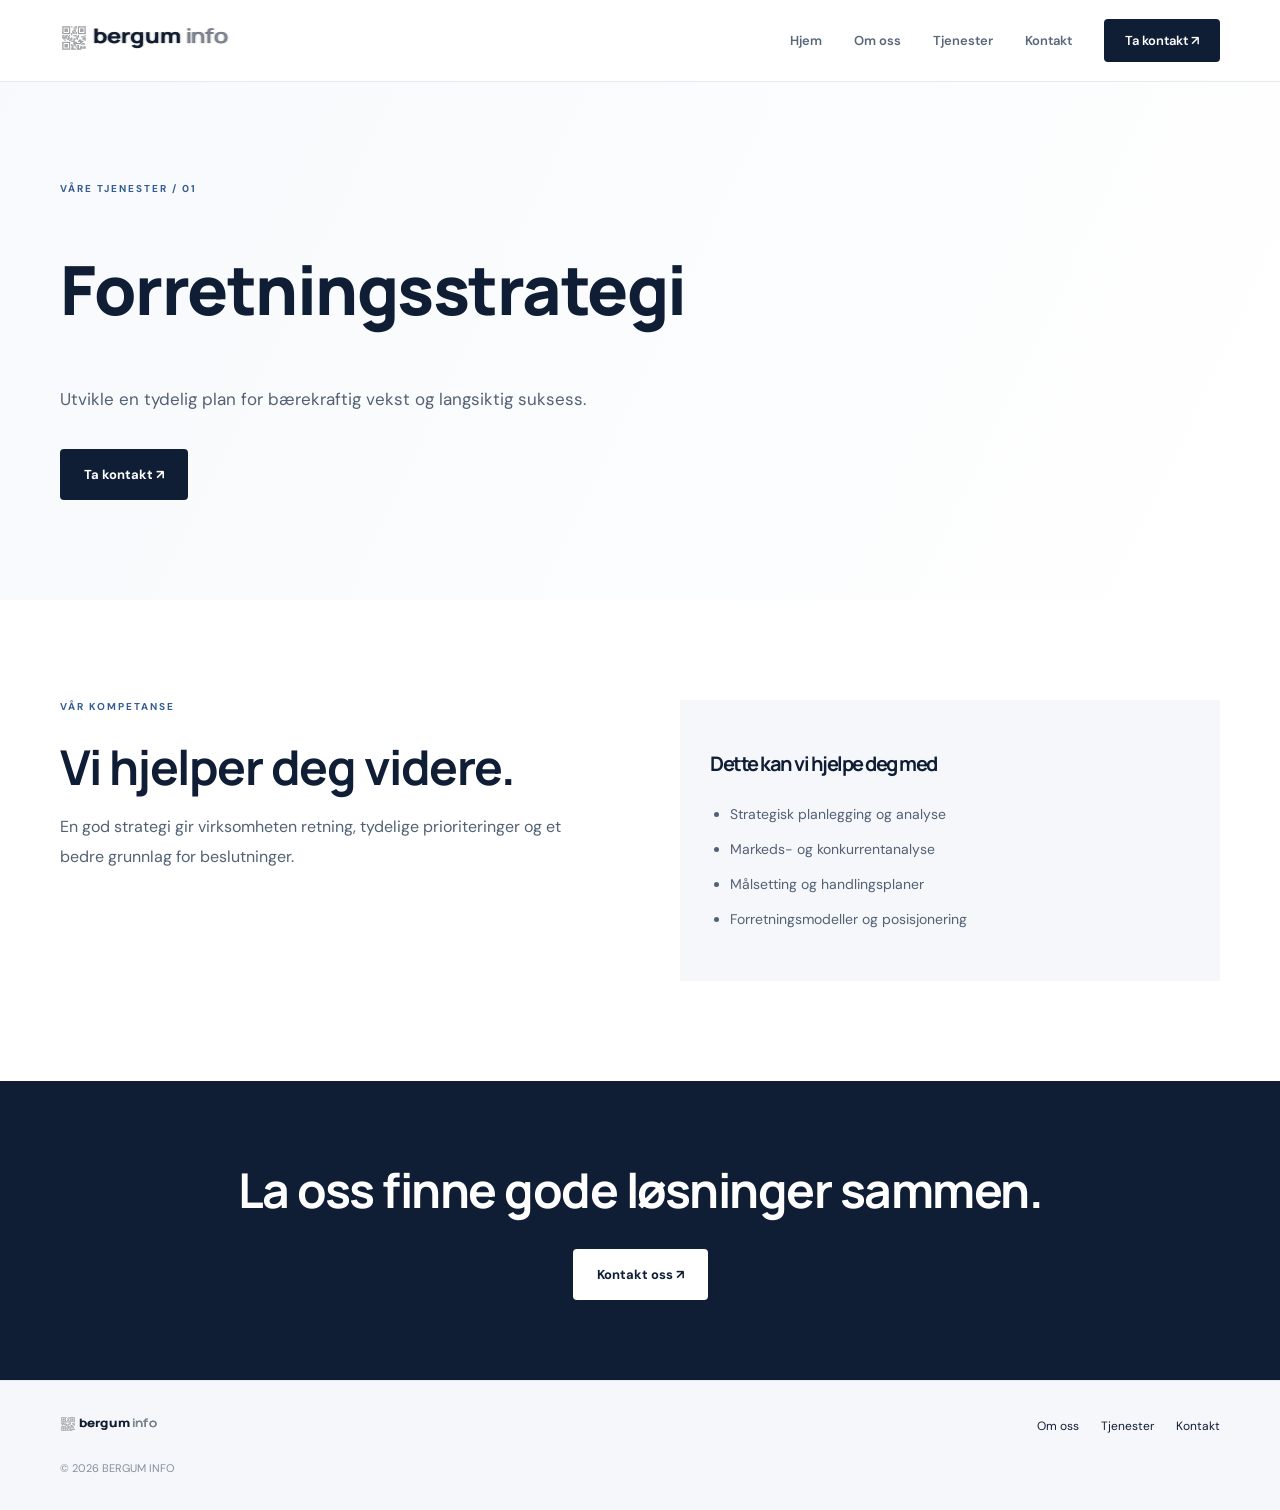
<file: tjenester/forretningsstrategi/index.html>
<!DOCTYPE html><html lang="nb"><head><meta charset="UTF-8"><meta name="viewport" content="width=device-width, initial-scale=1"><meta name="description" content="Utvikle en tydelig plan for bærekraftig vekst og langsiktig suksess."><title>Forretningsstrategi | Northstar Consulting</title><link rel="stylesheet" href="[data-uri]"><link rel="preconnect" href="/font/Manrope-Regular.ttf"><link rel="preconnect" href="/font/Manrope-Medium.ttf"><link rel="preconnect" href="/font/Manrope-Bold.ttf"><link rel="preconnect" href="/font/Manrope-ExtraBold.ttf"><link rel="stylesheet" href="/font/Manrope.css"><link rel="preconnect" href="/font/DMSans-Regular.ttf"><link rel="preconnect" href="/font/DMSans-Medium.ttf"><link rel="stylesheet" href="/font/DMSans.css"><link rel="icon" href="/icon-128.png" type="image/png" sizes="128x128"><link rel="icon" href="/icon-32.png" type="image/png" sizes="32x32"><link rel="icon" href="/favicon.svg" type="image/svg+xml"><link rel="icon" href="/favicon.ico" type="image/x-icon"><style>.service-hero[data-astro-cid-ok4rwxz6]{background:linear-gradient(115deg, var(--color-hero), var(--color-background));padding:100px 0}.service-hero[data-astro-cid-ok4rwxz6] h1[data-astro-cid-ok4rwxz6]{max-width:800px}.service-hero[data-astro-cid-ok4rwxz6] p[data-astro-cid-ok4rwxz6]{color:var(--color-text-secondary);max-width:600px;margin:25px 0 35px;font-size:17px;line-height:1.8}.service-content[data-astro-cid-ok4rwxz6]{grid-template-columns:1fr 1fr;gap:80px;display:grid}.service-content[data-astro-cid-ok4rwxz6] p[data-astro-cid-ok4rwxz6]{color:var(--color-text-secondary);line-height:1.9}.service-details[data-astro-cid-ok4rwxz6]{background:var(--color-surface);padding:30px}.service-details[data-astro-cid-ok4rwxz6] h3[data-astro-cid-ok4rwxz6]{font-size:20px}.service-details[data-astro-cid-ok4rwxz6] ul[data-astro-cid-ok4rwxz6]{color:var(--color-text-secondary);padding-left:20px;font-size:14px;line-height:2.5}.service-cta[data-astro-cid-ok4rwxz6]{background:var(--color-cta);color:var(--color-cta-text);text-align:center;padding:80px 0}.service-cta[data-astro-cid-ok4rwxz6] h2[data-astro-cid-ok4rwxz6]{margin-bottom:30px}@media (width<=650px){.service-hero[data-astro-cid-ok4rwxz6]{padding:70px 0}.service-content[data-astro-cid-ok4rwxz6]{grid-template-columns:1fr;gap:30px}}
</style><link rel="stylesheet" href="/_astro/MainLayout.CnmLRXJE.css"></head><body><header class="header" data-astro-cid-nen7h5rs><nav class="nav container" aria-label="Hovedmeny" data-astro-cid-nen7h5rs><a href="/" data-astro-cid-nen7h5rs><svg class="logo" height="1.75rem" version="1.1" viewBox="0 0 508 76.8" xmlns="http://www.w3.org/2000/svg" xmlns:xlink="http://www.w3.org/1999/xlink"><defs><rect id="p" width="8" height="8"></rect><filter id="b" x="-.021429" y="-.021429" width="1.0429" height="1.0429" color-interpolation-filters="sRGB"><feGaussianBlur result="result6" stdDeviation="1.5"></feGaussianBlur><feComposite in="SourceGraphic" in2="result6" operator="atop" result="result8"></feComposite><feComposite in="result8" in2="SourceAlpha" operator="atop" result="result9"></feComposite></filter><filter id="a" x="-.021606" y="-.12276" width="1.0463" height="1.2631" color-interpolation-filters="sRGB"><feGaussianBlur result="fbSourceGraphic" stdDeviation="0.6991878"></feGaussianBlur><feColorMatrix in="fbSourceGraphic" result="fbSourceGraphicAlpha" values="0 0 0 -1 0 0 0 0 -1 0 0 0 0 -1 0 0 0 0 1 0"></feColorMatrix><feFlood flood-color="rgb(0,0,0)" flood-opacity=".618" in="fbSourceGraphic" result="flood"></feFlood><feComposite in="flood" in2="fbSourceGraphic" operator="in" result="composite1"></feComposite><feGaussianBlur result="blur" stdDeviation="2"></feGaussianBlur><feOffset dx="1" dy="1" result="offset"></feOffset><feComposite in="fbSourceGraphic" in2="offset" result="composite2"></feComposite></filter></defs><g style="fill: var(--color-logo-1, #7d8999);fill-opacity: var(--opacity-logo-1, .55)" transform="matrix(.38095 0 0 .38095 -5.7905 -5.7905)" filter="url(#b)"><use x="32" y="32" width="232" height="232" xlink:href="#p"></use><use x="32" y="40" width="232" height="232" xlink:href="#p"></use><use x="32" y="48" width="232" height="232" xlink:href="#p"></use><use x="32" y="56" width="232" height="232" xlink:href="#p"></use><use x="32" y="64" width="232" height="232" xlink:href="#p"></use><use x="32" y="72" width="232" height="232" xlink:href="#p"></use><use x="32" y="80" width="232" height="232" xlink:href="#p"></use><use x="32" y="96" width="232" height="232" xlink:href="#p"></use><use x="32" y="104" width="232" height="232" xlink:href="#p"></use><use x="32" y="112" width="232" height="232" xlink:href="#p"></use><use x="32" y="144" width="232" height="232" xlink:href="#p"></use><use x="32" y="152" width="232" height="232" xlink:href="#p"></use><use x="32" y="160" width="232" height="232" xlink:href="#p"></use><use x="32" y="168" width="232" height="232" xlink:href="#p"></use><use x="32" y="176" width="232" height="232" xlink:href="#p"></use><use x="32" y="184" width="232" height="232" xlink:href="#p"></use><use x="32" y="192" width="232" height="232" xlink:href="#p"></use><use x="40" y="32" width="232" height="232" xlink:href="#p"></use><use x="40" y="80" width="232" height="232" xlink:href="#p"></use><use x="40" y="96" width="232" height="232" xlink:href="#p"></use><use x="40" y="112" width="232" height="232" xlink:href="#p"></use><use x="40" y="120" width="232" height="232" xlink:href="#p"></use><use x="40" y="144" width="232" height="232" xlink:href="#p"></use><use x="40" y="192" width="232" height="232" xlink:href="#p"></use><use x="48" y="32" width="232" height="232" xlink:href="#p"></use><use x="48" y="48" width="232" height="232" xlink:href="#p"></use><use x="48" y="56" width="232" height="232" xlink:href="#p"></use><use x="48" y="64" width="232" height="232" xlink:href="#p"></use><use x="48" y="80" width="232" height="232" xlink:href="#p"></use><use x="48" y="104" width="232" height="232" xlink:href="#p"></use><use x="48" y="112" width="232" height="232" xlink:href="#p"></use><use x="48" y="128" width="232" height="232" xlink:href="#p"></use><use x="48" y="144" width="232" height="232" xlink:href="#p"></use><use x="48" y="160" width="232" height="232" xlink:href="#p"></use><use x="48" y="168" width="232" height="232" xlink:href="#p"></use><use x="48" y="176" width="232" height="232" xlink:href="#p"></use><use x="48" y="192" width="232" height="232" xlink:href="#p"></use><use x="56" y="32" width="232" height="232" xlink:href="#p"></use><use x="56" y="48" width="232" height="232" xlink:href="#p"></use><use x="56" y="56" width="232" height="232" xlink:href="#p"></use><use x="56" y="64" width="232" height="232" xlink:href="#p"></use><use x="56" y="80" width="232" height="232" xlink:href="#p"></use><use x="56" y="96" width="232" height="232" xlink:href="#p"></use><use x="56" y="104" width="232" height="232" xlink:href="#p"></use><use x="56" y="112" width="232" height="232" xlink:href="#p"></use><use x="56" y="144" width="232" height="232" xlink:href="#p"></use><use x="56" y="160" width="232" height="232" xlink:href="#p"></use><use x="56" y="168" width="232" height="232" xlink:href="#p"></use><use x="56" y="176" width="232" height="232" xlink:href="#p"></use><use x="56" y="192" width="232" height="232" xlink:href="#p"></use><use x="64" y="32" width="232" height="232" xlink:href="#p"></use><use x="64" y="48" width="232" height="232" xlink:href="#p"></use><use x="64" y="56" width="232" height="232" xlink:href="#p"></use><use x="64" y="64" width="232" height="232" xlink:href="#p"></use><use x="64" y="80" width="232" height="232" xlink:href="#p"></use><use x="64" y="96" width="232" height="232" xlink:href="#p"></use><use x="64" y="120" width="232" height="232" xlink:href="#p"></use><use x="64" y="144" width="232" height="232" xlink:href="#p"></use><use x="64" y="160" width="232" height="232" xlink:href="#p"></use><use x="64" y="168" width="232" height="232" xlink:href="#p"></use><use x="64" y="176" width="232" height="232" xlink:href="#p"></use><use x="64" y="192" width="232" height="232" xlink:href="#p"></use><use x="72" y="32" width="232" height="232" xlink:href="#p"></use><use x="72" y="80" width="232" height="232" xlink:href="#p"></use><use x="72" y="104" width="232" height="232" xlink:href="#p"></use><use x="72" y="112" width="232" height="232" xlink:href="#p"></use><use x="72" y="120" width="232" height="232" xlink:href="#p"></use><use x="72" y="144" width="232" height="232" xlink:href="#p"></use><use x="72" y="192" width="232" height="232" xlink:href="#p"></use><use x="80" y="32" width="232" height="232" xlink:href="#p"></use><use x="80" y="40" width="232" height="232" xlink:href="#p"></use><use x="80" y="48" width="232" height="232" xlink:href="#p"></use><use x="80" y="56" width="232" height="232" xlink:href="#p"></use><use x="80" y="64" width="232" height="232" xlink:href="#p"></use><use x="80" y="72" width="232" height="232" xlink:href="#p"></use><use x="80" y="80" width="232" height="232" xlink:href="#p"></use><use x="80" y="96" width="232" height="232" xlink:href="#p"></use><use x="80" y="112" width="232" height="232" xlink:href="#p"></use><use x="80" y="128" width="232" height="232" xlink:href="#p"></use><use x="80" y="144" width="232" height="232" xlink:href="#p"></use><use x="80" y="152" width="232" height="232" xlink:href="#p"></use><use x="80" y="160" width="232" height="232" xlink:href="#p"></use><use x="80" y="168" width="232" height="232" xlink:href="#p"></use><use x="80" y="176" width="232" height="232" xlink:href="#p"></use><use x="80" y="184" width="232" height="232" xlink:href="#p"></use><use x="80" y="192" width="232" height="232" xlink:href="#p"></use><use x="88" y="120" width="232" height="232" xlink:href="#p"></use><use x="88" y="128" width="232" height="232" xlink:href="#p"></use><use x="96" y="32" width="232" height="232" xlink:href="#p"></use><use x="96" y="80" width="232" height="232" xlink:href="#p"></use><use x="96" y="88" width="232" height="232" xlink:href="#p"></use><use x="96" y="112" width="232" height="232" xlink:href="#p"></use><use x="96" y="120" width="232" height="232" xlink:href="#p"></use><use x="96" y="136" width="232" height="232" xlink:href="#p"></use><use x="96" y="160" width="232" height="232" xlink:href="#p"></use><use x="96" y="168" width="232" height="232" xlink:href="#p"></use><use x="96" y="184" width="232" height="232" xlink:href="#p"></use><use x="96" y="192" width="232" height="232" xlink:href="#p"></use><use x="104" y="64" width="232" height="232" xlink:href="#p"></use><use x="104" y="72" width="232" height="232" xlink:href="#p"></use><use x="104" y="136" width="232" height="232" xlink:href="#p"></use><use x="104" y="168" width="232" height="232" xlink:href="#p"></use><use x="104" y="176" width="232" height="232" xlink:href="#p"></use><use x="104" y="184" width="232" height="232" xlink:href="#p"></use><use x="104" y="192" width="232" height="232" xlink:href="#p"></use><use x="112" y="40" width="232" height="232" xlink:href="#p"></use><use x="112" y="56" width="232" height="232" xlink:href="#p"></use><use x="112" y="72" width="232" height="232" xlink:href="#p"></use><use x="112" y="80" width="232" height="232" xlink:href="#p"></use><use x="112" y="96" width="232" height="232" xlink:href="#p"></use><use x="112" y="120" width="232" height="232" xlink:href="#p"></use><use x="112" y="128" width="232" height="232" xlink:href="#p"></use><use x="112" y="136" width="232" height="232" xlink:href="#p"></use><use x="112" y="144" width="232" height="232" xlink:href="#p"></use><use x="112" y="152" width="232" height="232" xlink:href="#p"></use><use x="112" y="160" width="232" height="232" xlink:href="#p"></use><use x="112" y="192" width="232" height="232" xlink:href="#p"></use><use x="120" y="32" width="232" height="232" xlink:href="#p"></use><use x="120" y="48" width="232" height="232" xlink:href="#p"></use><use x="120" y="56" width="232" height="232" xlink:href="#p"></use><use x="120" y="64" width="232" height="232" xlink:href="#p"></use><use x="120" y="96" width="232" height="232" xlink:href="#p"></use><use x="120" y="120" width="232" height="232" xlink:href="#p"></use><use x="120" y="144" width="232" height="232" xlink:href="#p"></use><use x="120" y="152" width="232" height="232" xlink:href="#p"></use><use x="120" y="160" width="232" height="232" xlink:href="#p"></use><use x="120" y="168" width="232" height="232" xlink:href="#p"></use><use x="120" y="192" width="232" height="232" xlink:href="#p"></use><use x="128" y="32" width="232" height="232" xlink:href="#p"></use><use x="128" y="40" width="232" height="232" xlink:href="#p"></use><use x="128" y="72" width="232" height="232" xlink:href="#p"></use><use x="128" y="80" width="232" height="232" xlink:href="#p"></use><use x="128" y="96" width="232" height="232" xlink:href="#p"></use><use x="128" y="112" width="232" height="232" xlink:href="#p"></use><use x="128" y="144" width="232" height="232" xlink:href="#p"></use><use x="128" y="152" width="232" height="232" xlink:href="#p"></use><use x="128" y="176" width="232" height="232" xlink:href="#p"></use><use x="136" y="104" width="232" height="232" xlink:href="#p"></use><use x="136" y="112" width="232" height="232" xlink:href="#p"></use><use x="136" y="120" width="232" height="232" xlink:href="#p"></use><use x="136" y="152" width="232" height="232" xlink:href="#p"></use><use x="136" y="168" width="232" height="232" xlink:href="#p"></use><use x="136" y="184" width="232" height="232" xlink:href="#p"></use><use x="136" y="192" width="232" height="232" xlink:href="#p"></use><use x="144" y="32" width="232" height="232" xlink:href="#p"></use><use x="144" y="40" width="232" height="232" xlink:href="#p"></use><use x="144" y="48" width="232" height="232" xlink:href="#p"></use><use x="144" y="56" width="232" height="232" xlink:href="#p"></use><use x="144" y="64" width="232" height="232" xlink:href="#p"></use><use x="144" y="72" width="232" height="232" xlink:href="#p"></use><use x="144" y="80" width="232" height="232" xlink:href="#p"></use><use x="144" y="96" width="232" height="232" xlink:href="#p"></use><use x="144" y="104" width="232" height="232" xlink:href="#p"></use><use x="144" y="136" width="232" height="232" xlink:href="#p"></use><use x="144" y="152" width="232" height="232" xlink:href="#p"></use><use x="144" y="168" width="232" height="232" xlink:href="#p"></use><use x="144" y="176" width="232" height="232" xlink:href="#p"></use><use x="144" y="184" width="232" height="232" xlink:href="#p"></use><use x="144" y="192" width="232" height="232" xlink:href="#p"></use><use x="152" y="32" width="232" height="232" xlink:href="#p"></use><use x="152" y="80" width="232" height="232" xlink:href="#p"></use><use x="152" y="128" width="232" height="232" xlink:href="#p"></use><use x="152" y="136" width="232" height="232" xlink:href="#p"></use><use x="152" y="152" width="232" height="232" xlink:href="#p"></use><use x="152" y="192" width="232" height="232" xlink:href="#p"></use><use x="160" y="32" width="232" height="232" xlink:href="#p"></use><use x="160" y="48" width="232" height="232" xlink:href="#p"></use><use x="160" y="56" width="232" height="232" xlink:href="#p"></use><use x="160" y="64" width="232" height="232" xlink:href="#p"></use><use x="160" y="80" width="232" height="232" xlink:href="#p"></use><use x="160" y="128" width="232" height="232" xlink:href="#p"></use><use x="160" y="136" width="232" height="232" xlink:href="#p"></use><use x="160" y="144" width="232" height="232" xlink:href="#p"></use><use x="160" y="152" width="232" height="232" xlink:href="#p"></use><use x="160" y="176" width="232" height="232" xlink:href="#p"></use><use x="160" y="184" width="232" height="232" xlink:href="#p"></use><use x="160" y="192" width="232" height="232" xlink:href="#p"></use><use x="168" y="32" width="232" height="232" xlink:href="#p"></use><use x="168" y="48" width="232" height="232" xlink:href="#p"></use><use x="168" y="56" width="232" height="232" xlink:href="#p"></use><use x="168" y="64" width="232" height="232" xlink:href="#p"></use><use x="168" y="80" width="232" height="232" xlink:href="#p"></use><use x="168" y="104" width="232" height="232" xlink:href="#p"></use><use x="168" y="136" width="232" height="232" xlink:href="#p"></use><use x="168" y="144" width="232" height="232" xlink:href="#p"></use><use x="168" y="160" width="232" height="232" xlink:href="#p"></use><use x="168" y="176" width="232" height="232" xlink:href="#p"></use><use x="168" y="184" width="232" height="232" xlink:href="#p"></use><use x="176" y="32" width="232" height="232" xlink:href="#p"></use><use x="176" y="48" width="232" height="232" xlink:href="#p"></use><use x="176" y="56" width="232" height="232" xlink:href="#p"></use><use x="176" y="64" width="232" height="232" xlink:href="#p"></use><use x="176" y="80" width="232" height="232" xlink:href="#p"></use><use x="176" y="104" width="232" height="232" xlink:href="#p"></use><use x="176" y="120" width="232" height="232" xlink:href="#p"></use><use x="176" y="136" width="232" height="232" xlink:href="#p"></use><use x="176" y="152" width="232" height="232" xlink:href="#p"></use><use x="176" y="184" width="232" height="232" xlink:href="#p"></use><use x="184" y="32" width="232" height="232" xlink:href="#p"></use><use x="184" y="80" width="232" height="232" xlink:href="#p"></use><use x="184" y="104" width="232" height="232" xlink:href="#p"></use><use x="184" y="112" width="232" height="232" xlink:href="#p"></use><use x="184" y="120" width="232" height="232" xlink:href="#p"></use><use x="184" y="152" width="232" height="232" xlink:href="#p"></use><use x="184" y="160" width="232" height="232" xlink:href="#p"></use><use x="184" y="176" width="232" height="232" xlink:href="#p"></use><use x="184" y="184" width="232" height="232" xlink:href="#p"></use><use x="192" y="32" width="232" height="232" xlink:href="#p"></use><use x="192" y="40" width="232" height="232" xlink:href="#p"></use><use x="192" y="48" width="232" height="232" xlink:href="#p"></use><use x="192" y="56" width="232" height="232" xlink:href="#p"></use><use x="192" y="64" width="232" height="232" xlink:href="#p"></use><use x="192" y="72" width="232" height="232" xlink:href="#p"></use><use x="192" y="80" width="232" height="232" xlink:href="#p"></use><use x="192" y="96" width="232" height="232" xlink:href="#p"></use><use x="192" y="112" width="232" height="232" xlink:href="#p"></use><use x="192" y="120" width="232" height="232" xlink:href="#p"></use><use x="192" y="128" width="232" height="232" xlink:href="#p"></use><use x="192" y="176" width="232" height="232" xlink:href="#p"></use><use x="192" y="184" width="232" height="232" xlink:href="#p"></use></g><text transform="matrix(1.1245 0 0 .95299 -14.87 -17.86)" x="93.083702" y="74.142441" fill="#ffffff" filter="url(#a)" stroke="#000000" stroke-width=".97985" word-spacing="0px" style="line-height:0%" xml:space="preserve"><tspan x="93.083702" y="74.142441" font-family="Manrope" font-size="57.332px" stroke="#000000" stroke-opacity=".21" stroke-width=".97985" style="line-height:0%"><tspan style="fill: var(--color-logo-2, #101e35);font-weight: var(--font-weight-logo-2, 700)">bergum</tspan> <tspan style="fill: var(--color-logo-3, #7d8999);font-weight: var(--font-weight-logo-3, 500)">info</tspan></tspan></text></svg></a><div class="desktop-nav" data-astro-cid-nen7h5rs><a href="/" data-astro-cid-nen7h5rs>Hjem</a><a href="/om-oss" data-astro-cid-nen7h5rs>Om oss</a><a href="/tjenester" data-astro-cid-nen7h5rs>Tjenester</a><a href="/kontakt" data-astro-cid-nen7h5rs>Kontakt</a><a href="/kontakt" class="nav-cta" data-astro-cid-nen7h5rs>Ta kontakt ↗</a></div><details class="mobile-nav" data-astro-cid-nen7h5rs><summary aria-label="Åpne meny" data-astro-cid-nen7h5rs><span class="menu-icon" data-astro-cid-nen7h5rs>☰</span></summary><div class="mobile-menu" data-astro-cid-nen7h5rs><a href="/" data-astro-cid-nen7h5rs>Hjem</a><a href="/om-oss" data-astro-cid-nen7h5rs>Om oss</a><a href="/tjenester" data-astro-cid-nen7h5rs>Tjenester</a><a href="/kontakt" data-astro-cid-nen7h5rs>Kontakt</a><a href="/kontakt" class="nav-cta" data-astro-cid-nen7h5rs>Ta kontakt ↗</a></div></details></nav></header><main><section class="service-hero" data-astro-cid-ok4rwxz6><div class="container" data-astro-cid-ok4rwxz6><div class="eyebrow" data-astro-cid-ok4rwxz6>VÅRE TJENESTER / 01</div><h1 data-astro-cid-ok4rwxz6>Forretningsstrategi</h1><p data-astro-cid-ok4rwxz6>Utvikle en tydelig plan for bærekraftig vekst og langsiktig suksess.</p><a href="/kontakt" class="button button-primary" data-astro-cid-ok4rwxz6>Ta kontakt ↗</a></div></section><section class="section" data-astro-cid-ok4rwxz6><div class="container service-content" data-astro-cid-ok4rwxz6><div data-astro-cid-ok4rwxz6><div class="eyebrow" data-astro-cid-ok4rwxz6>VÅR KOMPETANSE</div><h2 data-astro-cid-ok4rwxz6>Vi hjelper deg videre.</h2><p data-astro-cid-ok4rwxz6>En god strategi gir virksomheten retning, tydelige prioriteringer og et bedre grunnlag for beslutninger.</p></div><div class="service-details" data-astro-cid-ok4rwxz6><h3 data-astro-cid-ok4rwxz6>Dette kan vi hjelpe deg med</h3><ul data-astro-cid-ok4rwxz6><li data-astro-cid-ok4rwxz6>Strategisk planlegging og analyse</li><li data-astro-cid-ok4rwxz6>Markeds- og konkurrentanalyse</li><li data-astro-cid-ok4rwxz6>Målsetting og handlingsplaner</li><li data-astro-cid-ok4rwxz6>Forretningsmodeller og posisjonering</li></ul></div></div></section><section class="service-cta" data-astro-cid-ok4rwxz6><div class="container" data-astro-cid-ok4rwxz6><h2 data-astro-cid-ok4rwxz6>La oss finne gode løsninger sammen.</h2><a href="/kontakt" class="button button-white" data-astro-cid-ok4rwxz6>Kontakt oss ↗</a></div></section></main><footer class="footer" data-astro-cid-jo6i4kqk><div class="container footer-inner" data-astro-cid-jo6i4kqk><a href="/" data-astro-cid-jo6i4kqk><svg class="logo" height="1rem" version="1.1" viewBox="0 0 508 76.8" xmlns="http://www.w3.org/2000/svg" xmlns:xlink="http://www.w3.org/1999/xlink"><defs><rect id="p" width="8" height="8"></rect><filter id="b" x="-.021429" y="-.021429" width="1.0429" height="1.0429" color-interpolation-filters="sRGB"><feGaussianBlur result="result6" stdDeviation="1.5"></feGaussianBlur><feComposite in="SourceGraphic" in2="result6" operator="atop" result="result8"></feComposite><feComposite in="result8" in2="SourceAlpha" operator="atop" result="result9"></feComposite></filter><filter id="a" x="-.021606" y="-.12276" width="1.0463" height="1.2631" color-interpolation-filters="sRGB"><feGaussianBlur result="fbSourceGraphic" stdDeviation="0.6991878"></feGaussianBlur><feColorMatrix in="fbSourceGraphic" result="fbSourceGraphicAlpha" values="0 0 0 -1 0 0 0 0 -1 0 0 0 0 -1 0 0 0 0 1 0"></feColorMatrix><feFlood flood-color="rgb(0,0,0)" flood-opacity=".618" in="fbSourceGraphic" result="flood"></feFlood><feComposite in="flood" in2="fbSourceGraphic" operator="in" result="composite1"></feComposite><feGaussianBlur result="blur" stdDeviation="2"></feGaussianBlur><feOffset dx="1" dy="1" result="offset"></feOffset><feComposite in="fbSourceGraphic" in2="offset" result="composite2"></feComposite></filter></defs><g style="fill: var(--color-logo-1, #7d8999);fill-opacity: var(--opacity-logo-1, .55)" transform="matrix(.38095 0 0 .38095 -5.7905 -5.7905)" filter="url(#b)"><use x="32" y="32" width="232" height="232" xlink:href="#p"></use><use x="32" y="40" width="232" height="232" xlink:href="#p"></use><use x="32" y="48" width="232" height="232" xlink:href="#p"></use><use x="32" y="56" width="232" height="232" xlink:href="#p"></use><use x="32" y="64" width="232" height="232" xlink:href="#p"></use><use x="32" y="72" width="232" height="232" xlink:href="#p"></use><use x="32" y="80" width="232" height="232" xlink:href="#p"></use><use x="32" y="96" width="232" height="232" xlink:href="#p"></use><use x="32" y="104" width="232" height="232" xlink:href="#p"></use><use x="32" y="112" width="232" height="232" xlink:href="#p"></use><use x="32" y="144" width="232" height="232" xlink:href="#p"></use><use x="32" y="152" width="232" height="232" xlink:href="#p"></use><use x="32" y="160" width="232" height="232" xlink:href="#p"></use><use x="32" y="168" width="232" height="232" xlink:href="#p"></use><use x="32" y="176" width="232" height="232" xlink:href="#p"></use><use x="32" y="184" width="232" height="232" xlink:href="#p"></use><use x="32" y="192" width="232" height="232" xlink:href="#p"></use><use x="40" y="32" width="232" height="232" xlink:href="#p"></use><use x="40" y="80" width="232" height="232" xlink:href="#p"></use><use x="40" y="96" width="232" height="232" xlink:href="#p"></use><use x="40" y="112" width="232" height="232" xlink:href="#p"></use><use x="40" y="120" width="232" height="232" xlink:href="#p"></use><use x="40" y="144" width="232" height="232" xlink:href="#p"></use><use x="40" y="192" width="232" height="232" xlink:href="#p"></use><use x="48" y="32" width="232" height="232" xlink:href="#p"></use><use x="48" y="48" width="232" height="232" xlink:href="#p"></use><use x="48" y="56" width="232" height="232" xlink:href="#p"></use><use x="48" y="64" width="232" height="232" xlink:href="#p"></use><use x="48" y="80" width="232" height="232" xlink:href="#p"></use><use x="48" y="104" width="232" height="232" xlink:href="#p"></use><use x="48" y="112" width="232" height="232" xlink:href="#p"></use><use x="48" y="128" width="232" height="232" xlink:href="#p"></use><use x="48" y="144" width="232" height="232" xlink:href="#p"></use><use x="48" y="160" width="232" height="232" xlink:href="#p"></use><use x="48" y="168" width="232" height="232" xlink:href="#p"></use><use x="48" y="176" width="232" height="232" xlink:href="#p"></use><use x="48" y="192" width="232" height="232" xlink:href="#p"></use><use x="56" y="32" width="232" height="232" xlink:href="#p"></use><use x="56" y="48" width="232" height="232" xlink:href="#p"></use><use x="56" y="56" width="232" height="232" xlink:href="#p"></use><use x="56" y="64" width="232" height="232" xlink:href="#p"></use><use x="56" y="80" width="232" height="232" xlink:href="#p"></use><use x="56" y="96" width="232" height="232" xlink:href="#p"></use><use x="56" y="104" width="232" height="232" xlink:href="#p"></use><use x="56" y="112" width="232" height="232" xlink:href="#p"></use><use x="56" y="144" width="232" height="232" xlink:href="#p"></use><use x="56" y="160" width="232" height="232" xlink:href="#p"></use><use x="56" y="168" width="232" height="232" xlink:href="#p"></use><use x="56" y="176" width="232" height="232" xlink:href="#p"></use><use x="56" y="192" width="232" height="232" xlink:href="#p"></use><use x="64" y="32" width="232" height="232" xlink:href="#p"></use><use x="64" y="48" width="232" height="232" xlink:href="#p"></use><use x="64" y="56" width="232" height="232" xlink:href="#p"></use><use x="64" y="64" width="232" height="232" xlink:href="#p"></use><use x="64" y="80" width="232" height="232" xlink:href="#p"></use><use x="64" y="96" width="232" height="232" xlink:href="#p"></use><use x="64" y="120" width="232" height="232" xlink:href="#p"></use><use x="64" y="144" width="232" height="232" xlink:href="#p"></use><use x="64" y="160" width="232" height="232" xlink:href="#p"></use><use x="64" y="168" width="232" height="232" xlink:href="#p"></use><use x="64" y="176" width="232" height="232" xlink:href="#p"></use><use x="64" y="192" width="232" height="232" xlink:href="#p"></use><use x="72" y="32" width="232" height="232" xlink:href="#p"></use><use x="72" y="80" width="232" height="232" xlink:href="#p"></use><use x="72" y="104" width="232" height="232" xlink:href="#p"></use><use x="72" y="112" width="232" height="232" xlink:href="#p"></use><use x="72" y="120" width="232" height="232" xlink:href="#p"></use><use x="72" y="144" width="232" height="232" xlink:href="#p"></use><use x="72" y="192" width="232" height="232" xlink:href="#p"></use><use x="80" y="32" width="232" height="232" xlink:href="#p"></use><use x="80" y="40" width="232" height="232" xlink:href="#p"></use><use x="80" y="48" width="232" height="232" xlink:href="#p"></use><use x="80" y="56" width="232" height="232" xlink:href="#p"></use><use x="80" y="64" width="232" height="232" xlink:href="#p"></use><use x="80" y="72" width="232" height="232" xlink:href="#p"></use><use x="80" y="80" width="232" height="232" xlink:href="#p"></use><use x="80" y="96" width="232" height="232" xlink:href="#p"></use><use x="80" y="112" width="232" height="232" xlink:href="#p"></use><use x="80" y="128" width="232" height="232" xlink:href="#p"></use><use x="80" y="144" width="232" height="232" xlink:href="#p"></use><use x="80" y="152" width="232" height="232" xlink:href="#p"></use><use x="80" y="160" width="232" height="232" xlink:href="#p"></use><use x="80" y="168" width="232" height="232" xlink:href="#p"></use><use x="80" y="176" width="232" height="232" xlink:href="#p"></use><use x="80" y="184" width="232" height="232" xlink:href="#p"></use><use x="80" y="192" width="232" height="232" xlink:href="#p"></use><use x="88" y="120" width="232" height="232" xlink:href="#p"></use><use x="88" y="128" width="232" height="232" xlink:href="#p"></use><use x="96" y="32" width="232" height="232" xlink:href="#p"></use><use x="96" y="80" width="232" height="232" xlink:href="#p"></use><use x="96" y="88" width="232" height="232" xlink:href="#p"></use><use x="96" y="112" width="232" height="232" xlink:href="#p"></use><use x="96" y="120" width="232" height="232" xlink:href="#p"></use><use x="96" y="136" width="232" height="232" xlink:href="#p"></use><use x="96" y="160" width="232" height="232" xlink:href="#p"></use><use x="96" y="168" width="232" height="232" xlink:href="#p"></use><use x="96" y="184" width="232" height="232" xlink:href="#p"></use><use x="96" y="192" width="232" height="232" xlink:href="#p"></use><use x="104" y="64" width="232" height="232" xlink:href="#p"></use><use x="104" y="72" width="232" height="232" xlink:href="#p"></use><use x="104" y="136" width="232" height="232" xlink:href="#p"></use><use x="104" y="168" width="232" height="232" xlink:href="#p"></use><use x="104" y="176" width="232" height="232" xlink:href="#p"></use><use x="104" y="184" width="232" height="232" xlink:href="#p"></use><use x="104" y="192" width="232" height="232" xlink:href="#p"></use><use x="112" y="40" width="232" height="232" xlink:href="#p"></use><use x="112" y="56" width="232" height="232" xlink:href="#p"></use><use x="112" y="72" width="232" height="232" xlink:href="#p"></use><use x="112" y="80" width="232" height="232" xlink:href="#p"></use><use x="112" y="96" width="232" height="232" xlink:href="#p"></use><use x="112" y="120" width="232" height="232" xlink:href="#p"></use><use x="112" y="128" width="232" height="232" xlink:href="#p"></use><use x="112" y="136" width="232" height="232" xlink:href="#p"></use><use x="112" y="144" width="232" height="232" xlink:href="#p"></use><use x="112" y="152" width="232" height="232" xlink:href="#p"></use><use x="112" y="160" width="232" height="232" xlink:href="#p"></use><use x="112" y="192" width="232" height="232" xlink:href="#p"></use><use x="120" y="32" width="232" height="232" xlink:href="#p"></use><use x="120" y="48" width="232" height="232" xlink:href="#p"></use><use x="120" y="56" width="232" height="232" xlink:href="#p"></use><use x="120" y="64" width="232" height="232" xlink:href="#p"></use><use x="120" y="96" width="232" height="232" xlink:href="#p"></use><use x="120" y="120" width="232" height="232" xlink:href="#p"></use><use x="120" y="144" width="232" height="232" xlink:href="#p"></use><use x="120" y="152" width="232" height="232" xlink:href="#p"></use><use x="120" y="160" width="232" height="232" xlink:href="#p"></use><use x="120" y="168" width="232" height="232" xlink:href="#p"></use><use x="120" y="192" width="232" height="232" xlink:href="#p"></use><use x="128" y="32" width="232" height="232" xlink:href="#p"></use><use x="128" y="40" width="232" height="232" xlink:href="#p"></use><use x="128" y="72" width="232" height="232" xlink:href="#p"></use><use x="128" y="80" width="232" height="232" xlink:href="#p"></use><use x="128" y="96" width="232" height="232" xlink:href="#p"></use><use x="128" y="112" width="232" height="232" xlink:href="#p"></use><use x="128" y="144" width="232" height="232" xlink:href="#p"></use><use x="128" y="152" width="232" height="232" xlink:href="#p"></use><use x="128" y="176" width="232" height="232" xlink:href="#p"></use><use x="136" y="104" width="232" height="232" xlink:href="#p"></use><use x="136" y="112" width="232" height="232" xlink:href="#p"></use><use x="136" y="120" width="232" height="232" xlink:href="#p"></use><use x="136" y="152" width="232" height="232" xlink:href="#p"></use><use x="136" y="168" width="232" height="232" xlink:href="#p"></use><use x="136" y="184" width="232" height="232" xlink:href="#p"></use><use x="136" y="192" width="232" height="232" xlink:href="#p"></use><use x="144" y="32" width="232" height="232" xlink:href="#p"></use><use x="144" y="40" width="232" height="232" xlink:href="#p"></use><use x="144" y="48" width="232" height="232" xlink:href="#p"></use><use x="144" y="56" width="232" height="232" xlink:href="#p"></use><use x="144" y="64" width="232" height="232" xlink:href="#p"></use><use x="144" y="72" width="232" height="232" xlink:href="#p"></use><use x="144" y="80" width="232" height="232" xlink:href="#p"></use><use x="144" y="96" width="232" height="232" xlink:href="#p"></use><use x="144" y="104" width="232" height="232" xlink:href="#p"></use><use x="144" y="136" width="232" height="232" xlink:href="#p"></use><use x="144" y="152" width="232" height="232" xlink:href="#p"></use><use x="144" y="168" width="232" height="232" xlink:href="#p"></use><use x="144" y="176" width="232" height="232" xlink:href="#p"></use><use x="144" y="184" width="232" height="232" xlink:href="#p"></use><use x="144" y="192" width="232" height="232" xlink:href="#p"></use><use x="152" y="32" width="232" height="232" xlink:href="#p"></use><use x="152" y="80" width="232" height="232" xlink:href="#p"></use><use x="152" y="128" width="232" height="232" xlink:href="#p"></use><use x="152" y="136" width="232" height="232" xlink:href="#p"></use><use x="152" y="152" width="232" height="232" xlink:href="#p"></use><use x="152" y="192" width="232" height="232" xlink:href="#p"></use><use x="160" y="32" width="232" height="232" xlink:href="#p"></use><use x="160" y="48" width="232" height="232" xlink:href="#p"></use><use x="160" y="56" width="232" height="232" xlink:href="#p"></use><use x="160" y="64" width="232" height="232" xlink:href="#p"></use><use x="160" y="80" width="232" height="232" xlink:href="#p"></use><use x="160" y="128" width="232" height="232" xlink:href="#p"></use><use x="160" y="136" width="232" height="232" xlink:href="#p"></use><use x="160" y="144" width="232" height="232" xlink:href="#p"></use><use x="160" y="152" width="232" height="232" xlink:href="#p"></use><use x="160" y="176" width="232" height="232" xlink:href="#p"></use><use x="160" y="184" width="232" height="232" xlink:href="#p"></use><use x="160" y="192" width="232" height="232" xlink:href="#p"></use><use x="168" y="32" width="232" height="232" xlink:href="#p"></use><use x="168" y="48" width="232" height="232" xlink:href="#p"></use><use x="168" y="56" width="232" height="232" xlink:href="#p"></use><use x="168" y="64" width="232" height="232" xlink:href="#p"></use><use x="168" y="80" width="232" height="232" xlink:href="#p"></use><use x="168" y="104" width="232" height="232" xlink:href="#p"></use><use x="168" y="136" width="232" height="232" xlink:href="#p"></use><use x="168" y="144" width="232" height="232" xlink:href="#p"></use><use x="168" y="160" width="232" height="232" xlink:href="#p"></use><use x="168" y="176" width="232" height="232" xlink:href="#p"></use><use x="168" y="184" width="232" height="232" xlink:href="#p"></use><use x="176" y="32" width="232" height="232" xlink:href="#p"></use><use x="176" y="48" width="232" height="232" xlink:href="#p"></use><use x="176" y="56" width="232" height="232" xlink:href="#p"></use><use x="176" y="64" width="232" height="232" xlink:href="#p"></use><use x="176" y="80" width="232" height="232" xlink:href="#p"></use><use x="176" y="104" width="232" height="232" xlink:href="#p"></use><use x="176" y="120" width="232" height="232" xlink:href="#p"></use><use x="176" y="136" width="232" height="232" xlink:href="#p"></use><use x="176" y="152" width="232" height="232" xlink:href="#p"></use><use x="176" y="184" width="232" height="232" xlink:href="#p"></use><use x="184" y="32" width="232" height="232" xlink:href="#p"></use><use x="184" y="80" width="232" height="232" xlink:href="#p"></use><use x="184" y="104" width="232" height="232" xlink:href="#p"></use><use x="184" y="112" width="232" height="232" xlink:href="#p"></use><use x="184" y="120" width="232" height="232" xlink:href="#p"></use><use x="184" y="152" width="232" height="232" xlink:href="#p"></use><use x="184" y="160" width="232" height="232" xlink:href="#p"></use><use x="184" y="176" width="232" height="232" xlink:href="#p"></use><use x="184" y="184" width="232" height="232" xlink:href="#p"></use><use x="192" y="32" width="232" height="232" xlink:href="#p"></use><use x="192" y="40" width="232" height="232" xlink:href="#p"></use><use x="192" y="48" width="232" height="232" xlink:href="#p"></use><use x="192" y="56" width="232" height="232" xlink:href="#p"></use><use x="192" y="64" width="232" height="232" xlink:href="#p"></use><use x="192" y="72" width="232" height="232" xlink:href="#p"></use><use x="192" y="80" width="232" height="232" xlink:href="#p"></use><use x="192" y="96" width="232" height="232" xlink:href="#p"></use><use x="192" y="112" width="232" height="232" xlink:href="#p"></use><use x="192" y="120" width="232" height="232" xlink:href="#p"></use><use x="192" y="128" width="232" height="232" xlink:href="#p"></use><use x="192" y="176" width="232" height="232" xlink:href="#p"></use><use x="192" y="184" width="232" height="232" xlink:href="#p"></use></g><text transform="matrix(1.1245 0 0 .95299 -14.87 -17.86)" x="93.083702" y="74.142441" fill="#ffffff" filter="url(#a)" stroke="#000000" stroke-width=".97985" word-spacing="0px" style="line-height:0%" xml:space="preserve"><tspan x="93.083702" y="74.142441" font-family="Manrope" font-size="57.332px" stroke="#000000" stroke-opacity=".21" stroke-width=".97985" style="line-height:0%"><tspan style="fill: var(--color-logo-2, #101e35);font-weight: var(--font-weight-logo-2, 700)">bergum</tspan> <tspan style="fill: var(--color-logo-3, #7d8999);font-weight: var(--font-weight-logo-3, 500)">info</tspan></tspan></text></svg></a><div class="footer-links" data-astro-cid-jo6i4kqk><a href="/om-oss" data-astro-cid-jo6i4kqk>Om oss</a><a href="/tjenester" data-astro-cid-jo6i4kqk>Tjenester</a><a href="/kontakt" data-astro-cid-jo6i4kqk>Kontakt</a></div><p data-astro-cid-jo6i4kqk>© 2026 BERGUM INFO</p></div></footer></body></html>
</file>
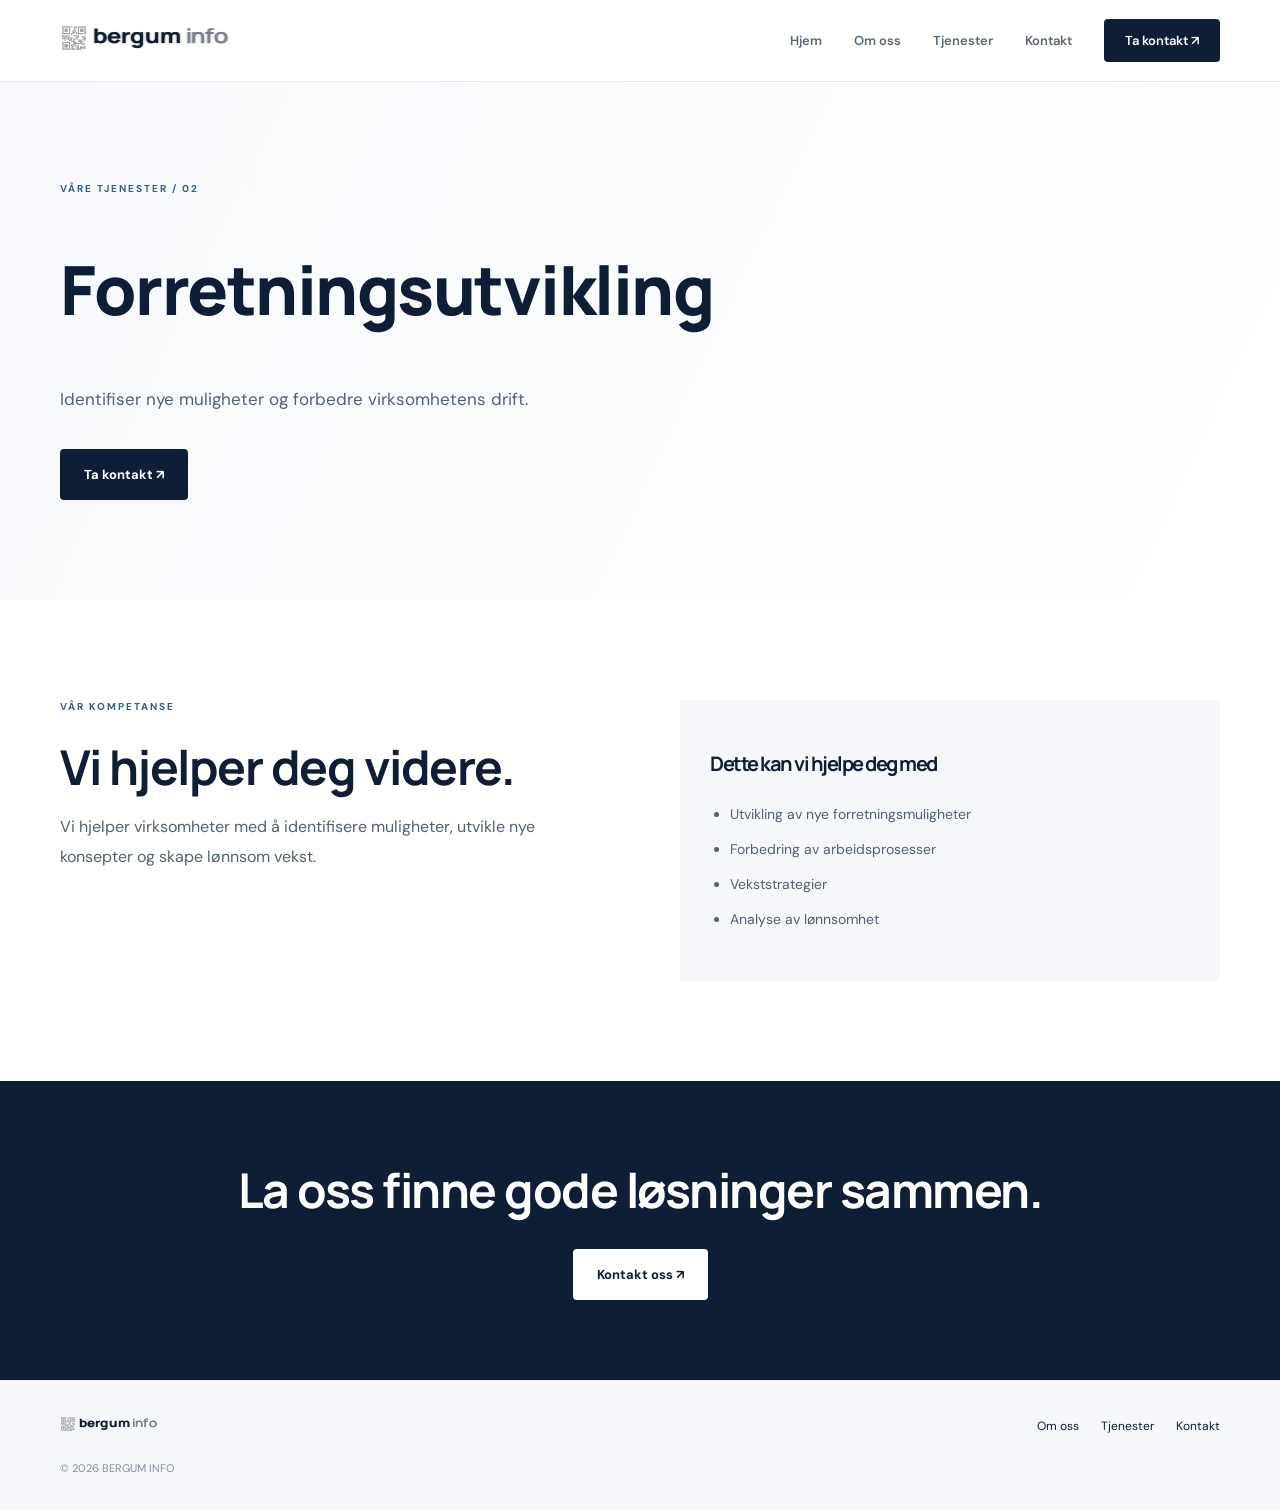
<file: tjenester/forretningsutvikling/index.html>
<!DOCTYPE html><html lang="nb"><head><meta charset="UTF-8"><meta name="viewport" content="width=device-width, initial-scale=1"><meta name="description" content="Identifiser nye muligheter og forbedre virksomhetens drift."><title>Forretningsutvikling | Northstar Consulting</title><link rel="stylesheet" href="[data-uri]"><link rel="preconnect" href="/font/Manrope-Regular.ttf"><link rel="preconnect" href="/font/Manrope-Medium.ttf"><link rel="preconnect" href="/font/Manrope-Bold.ttf"><link rel="preconnect" href="/font/Manrope-ExtraBold.ttf"><link rel="stylesheet" href="/font/Manrope.css"><link rel="preconnect" href="/font/DMSans-Regular.ttf"><link rel="preconnect" href="/font/DMSans-Medium.ttf"><link rel="stylesheet" href="/font/DMSans.css"><link rel="icon" href="/icon-128.png" type="image/png" sizes="128x128"><link rel="icon" href="/icon-32.png" type="image/png" sizes="32x32"><link rel="icon" href="/favicon.svg" type="image/svg+xml"><link rel="icon" href="/favicon.ico" type="image/x-icon"><style>.service-hero[data-astro-cid-ok4rwxz6]{background:linear-gradient(115deg, var(--color-hero), var(--color-background));padding:100px 0}.service-hero[data-astro-cid-ok4rwxz6] h1[data-astro-cid-ok4rwxz6]{max-width:800px}.service-hero[data-astro-cid-ok4rwxz6] p[data-astro-cid-ok4rwxz6]{color:var(--color-text-secondary);max-width:600px;margin:25px 0 35px;font-size:17px;line-height:1.8}.service-content[data-astro-cid-ok4rwxz6]{grid-template-columns:1fr 1fr;gap:80px;display:grid}.service-content[data-astro-cid-ok4rwxz6] p[data-astro-cid-ok4rwxz6]{color:var(--color-text-secondary);line-height:1.9}.service-details[data-astro-cid-ok4rwxz6]{background:var(--color-surface);padding:30px}.service-details[data-astro-cid-ok4rwxz6] h3[data-astro-cid-ok4rwxz6]{font-size:20px}.service-details[data-astro-cid-ok4rwxz6] ul[data-astro-cid-ok4rwxz6]{color:var(--color-text-secondary);padding-left:20px;font-size:14px;line-height:2.5}.service-cta[data-astro-cid-ok4rwxz6]{background:var(--color-cta);color:var(--color-cta-text);text-align:center;padding:80px 0}.service-cta[data-astro-cid-ok4rwxz6] h2[data-astro-cid-ok4rwxz6]{margin-bottom:30px}@media (width<=650px){.service-hero[data-astro-cid-ok4rwxz6]{padding:70px 0}.service-content[data-astro-cid-ok4rwxz6]{grid-template-columns:1fr;gap:30px}}
</style><link rel="stylesheet" href="/_astro/MainLayout.CnmLRXJE.css"></head><body><header class="header" data-astro-cid-nen7h5rs><nav class="nav container" aria-label="Hovedmeny" data-astro-cid-nen7h5rs><a href="/" data-astro-cid-nen7h5rs><svg class="logo" height="1.75rem" version="1.1" viewBox="0 0 508 76.8" xmlns="http://www.w3.org/2000/svg" xmlns:xlink="http://www.w3.org/1999/xlink"><defs><rect id="p" width="8" height="8"></rect><filter id="b" x="-.021429" y="-.021429" width="1.0429" height="1.0429" color-interpolation-filters="sRGB"><feGaussianBlur result="result6" stdDeviation="1.5"></feGaussianBlur><feComposite in="SourceGraphic" in2="result6" operator="atop" result="result8"></feComposite><feComposite in="result8" in2="SourceAlpha" operator="atop" result="result9"></feComposite></filter><filter id="a" x="-.021606" y="-.12276" width="1.0463" height="1.2631" color-interpolation-filters="sRGB"><feGaussianBlur result="fbSourceGraphic" stdDeviation="0.6991878"></feGaussianBlur><feColorMatrix in="fbSourceGraphic" result="fbSourceGraphicAlpha" values="0 0 0 -1 0 0 0 0 -1 0 0 0 0 -1 0 0 0 0 1 0"></feColorMatrix><feFlood flood-color="rgb(0,0,0)" flood-opacity=".618" in="fbSourceGraphic" result="flood"></feFlood><feComposite in="flood" in2="fbSourceGraphic" operator="in" result="composite1"></feComposite><feGaussianBlur result="blur" stdDeviation="2"></feGaussianBlur><feOffset dx="1" dy="1" result="offset"></feOffset><feComposite in="fbSourceGraphic" in2="offset" result="composite2"></feComposite></filter></defs><g style="fill: var(--color-logo-1, #7d8999);fill-opacity: var(--opacity-logo-1, .55)" transform="matrix(.38095 0 0 .38095 -5.7905 -5.7905)" filter="url(#b)"><use x="32" y="32" width="232" height="232" xlink:href="#p"></use><use x="32" y="40" width="232" height="232" xlink:href="#p"></use><use x="32" y="48" width="232" height="232" xlink:href="#p"></use><use x="32" y="56" width="232" height="232" xlink:href="#p"></use><use x="32" y="64" width="232" height="232" xlink:href="#p"></use><use x="32" y="72" width="232" height="232" xlink:href="#p"></use><use x="32" y="80" width="232" height="232" xlink:href="#p"></use><use x="32" y="96" width="232" height="232" xlink:href="#p"></use><use x="32" y="104" width="232" height="232" xlink:href="#p"></use><use x="32" y="112" width="232" height="232" xlink:href="#p"></use><use x="32" y="144" width="232" height="232" xlink:href="#p"></use><use x="32" y="152" width="232" height="232" xlink:href="#p"></use><use x="32" y="160" width="232" height="232" xlink:href="#p"></use><use x="32" y="168" width="232" height="232" xlink:href="#p"></use><use x="32" y="176" width="232" height="232" xlink:href="#p"></use><use x="32" y="184" width="232" height="232" xlink:href="#p"></use><use x="32" y="192" width="232" height="232" xlink:href="#p"></use><use x="40" y="32" width="232" height="232" xlink:href="#p"></use><use x="40" y="80" width="232" height="232" xlink:href="#p"></use><use x="40" y="96" width="232" height="232" xlink:href="#p"></use><use x="40" y="112" width="232" height="232" xlink:href="#p"></use><use x="40" y="120" width="232" height="232" xlink:href="#p"></use><use x="40" y="144" width="232" height="232" xlink:href="#p"></use><use x="40" y="192" width="232" height="232" xlink:href="#p"></use><use x="48" y="32" width="232" height="232" xlink:href="#p"></use><use x="48" y="48" width="232" height="232" xlink:href="#p"></use><use x="48" y="56" width="232" height="232" xlink:href="#p"></use><use x="48" y="64" width="232" height="232" xlink:href="#p"></use><use x="48" y="80" width="232" height="232" xlink:href="#p"></use><use x="48" y="104" width="232" height="232" xlink:href="#p"></use><use x="48" y="112" width="232" height="232" xlink:href="#p"></use><use x="48" y="128" width="232" height="232" xlink:href="#p"></use><use x="48" y="144" width="232" height="232" xlink:href="#p"></use><use x="48" y="160" width="232" height="232" xlink:href="#p"></use><use x="48" y="168" width="232" height="232" xlink:href="#p"></use><use x="48" y="176" width="232" height="232" xlink:href="#p"></use><use x="48" y="192" width="232" height="232" xlink:href="#p"></use><use x="56" y="32" width="232" height="232" xlink:href="#p"></use><use x="56" y="48" width="232" height="232" xlink:href="#p"></use><use x="56" y="56" width="232" height="232" xlink:href="#p"></use><use x="56" y="64" width="232" height="232" xlink:href="#p"></use><use x="56" y="80" width="232" height="232" xlink:href="#p"></use><use x="56" y="96" width="232" height="232" xlink:href="#p"></use><use x="56" y="104" width="232" height="232" xlink:href="#p"></use><use x="56" y="112" width="232" height="232" xlink:href="#p"></use><use x="56" y="144" width="232" height="232" xlink:href="#p"></use><use x="56" y="160" width="232" height="232" xlink:href="#p"></use><use x="56" y="168" width="232" height="232" xlink:href="#p"></use><use x="56" y="176" width="232" height="232" xlink:href="#p"></use><use x="56" y="192" width="232" height="232" xlink:href="#p"></use><use x="64" y="32" width="232" height="232" xlink:href="#p"></use><use x="64" y="48" width="232" height="232" xlink:href="#p"></use><use x="64" y="56" width="232" height="232" xlink:href="#p"></use><use x="64" y="64" width="232" height="232" xlink:href="#p"></use><use x="64" y="80" width="232" height="232" xlink:href="#p"></use><use x="64" y="96" width="232" height="232" xlink:href="#p"></use><use x="64" y="120" width="232" height="232" xlink:href="#p"></use><use x="64" y="144" width="232" height="232" xlink:href="#p"></use><use x="64" y="160" width="232" height="232" xlink:href="#p"></use><use x="64" y="168" width="232" height="232" xlink:href="#p"></use><use x="64" y="176" width="232" height="232" xlink:href="#p"></use><use x="64" y="192" width="232" height="232" xlink:href="#p"></use><use x="72" y="32" width="232" height="232" xlink:href="#p"></use><use x="72" y="80" width="232" height="232" xlink:href="#p"></use><use x="72" y="104" width="232" height="232" xlink:href="#p"></use><use x="72" y="112" width="232" height="232" xlink:href="#p"></use><use x="72" y="120" width="232" height="232" xlink:href="#p"></use><use x="72" y="144" width="232" height="232" xlink:href="#p"></use><use x="72" y="192" width="232" height="232" xlink:href="#p"></use><use x="80" y="32" width="232" height="232" xlink:href="#p"></use><use x="80" y="40" width="232" height="232" xlink:href="#p"></use><use x="80" y="48" width="232" height="232" xlink:href="#p"></use><use x="80" y="56" width="232" height="232" xlink:href="#p"></use><use x="80" y="64" width="232" height="232" xlink:href="#p"></use><use x="80" y="72" width="232" height="232" xlink:href="#p"></use><use x="80" y="80" width="232" height="232" xlink:href="#p"></use><use x="80" y="96" width="232" height="232" xlink:href="#p"></use><use x="80" y="112" width="232" height="232" xlink:href="#p"></use><use x="80" y="128" width="232" height="232" xlink:href="#p"></use><use x="80" y="144" width="232" height="232" xlink:href="#p"></use><use x="80" y="152" width="232" height="232" xlink:href="#p"></use><use x="80" y="160" width="232" height="232" xlink:href="#p"></use><use x="80" y="168" width="232" height="232" xlink:href="#p"></use><use x="80" y="176" width="232" height="232" xlink:href="#p"></use><use x="80" y="184" width="232" height="232" xlink:href="#p"></use><use x="80" y="192" width="232" height="232" xlink:href="#p"></use><use x="88" y="120" width="232" height="232" xlink:href="#p"></use><use x="88" y="128" width="232" height="232" xlink:href="#p"></use><use x="96" y="32" width="232" height="232" xlink:href="#p"></use><use x="96" y="80" width="232" height="232" xlink:href="#p"></use><use x="96" y="88" width="232" height="232" xlink:href="#p"></use><use x="96" y="112" width="232" height="232" xlink:href="#p"></use><use x="96" y="120" width="232" height="232" xlink:href="#p"></use><use x="96" y="136" width="232" height="232" xlink:href="#p"></use><use x="96" y="160" width="232" height="232" xlink:href="#p"></use><use x="96" y="168" width="232" height="232" xlink:href="#p"></use><use x="96" y="184" width="232" height="232" xlink:href="#p"></use><use x="96" y="192" width="232" height="232" xlink:href="#p"></use><use x="104" y="64" width="232" height="232" xlink:href="#p"></use><use x="104" y="72" width="232" height="232" xlink:href="#p"></use><use x="104" y="136" width="232" height="232" xlink:href="#p"></use><use x="104" y="168" width="232" height="232" xlink:href="#p"></use><use x="104" y="176" width="232" height="232" xlink:href="#p"></use><use x="104" y="184" width="232" height="232" xlink:href="#p"></use><use x="104" y="192" width="232" height="232" xlink:href="#p"></use><use x="112" y="40" width="232" height="232" xlink:href="#p"></use><use x="112" y="56" width="232" height="232" xlink:href="#p"></use><use x="112" y="72" width="232" height="232" xlink:href="#p"></use><use x="112" y="80" width="232" height="232" xlink:href="#p"></use><use x="112" y="96" width="232" height="232" xlink:href="#p"></use><use x="112" y="120" width="232" height="232" xlink:href="#p"></use><use x="112" y="128" width="232" height="232" xlink:href="#p"></use><use x="112" y="136" width="232" height="232" xlink:href="#p"></use><use x="112" y="144" width="232" height="232" xlink:href="#p"></use><use x="112" y="152" width="232" height="232" xlink:href="#p"></use><use x="112" y="160" width="232" height="232" xlink:href="#p"></use><use x="112" y="192" width="232" height="232" xlink:href="#p"></use><use x="120" y="32" width="232" height="232" xlink:href="#p"></use><use x="120" y="48" width="232" height="232" xlink:href="#p"></use><use x="120" y="56" width="232" height="232" xlink:href="#p"></use><use x="120" y="64" width="232" height="232" xlink:href="#p"></use><use x="120" y="96" width="232" height="232" xlink:href="#p"></use><use x="120" y="120" width="232" height="232" xlink:href="#p"></use><use x="120" y="144" width="232" height="232" xlink:href="#p"></use><use x="120" y="152" width="232" height="232" xlink:href="#p"></use><use x="120" y="160" width="232" height="232" xlink:href="#p"></use><use x="120" y="168" width="232" height="232" xlink:href="#p"></use><use x="120" y="192" width="232" height="232" xlink:href="#p"></use><use x="128" y="32" width="232" height="232" xlink:href="#p"></use><use x="128" y="40" width="232" height="232" xlink:href="#p"></use><use x="128" y="72" width="232" height="232" xlink:href="#p"></use><use x="128" y="80" width="232" height="232" xlink:href="#p"></use><use x="128" y="96" width="232" height="232" xlink:href="#p"></use><use x="128" y="112" width="232" height="232" xlink:href="#p"></use><use x="128" y="144" width="232" height="232" xlink:href="#p"></use><use x="128" y="152" width="232" height="232" xlink:href="#p"></use><use x="128" y="176" width="232" height="232" xlink:href="#p"></use><use x="136" y="104" width="232" height="232" xlink:href="#p"></use><use x="136" y="112" width="232" height="232" xlink:href="#p"></use><use x="136" y="120" width="232" height="232" xlink:href="#p"></use><use x="136" y="152" width="232" height="232" xlink:href="#p"></use><use x="136" y="168" width="232" height="232" xlink:href="#p"></use><use x="136" y="184" width="232" height="232" xlink:href="#p"></use><use x="136" y="192" width="232" height="232" xlink:href="#p"></use><use x="144" y="32" width="232" height="232" xlink:href="#p"></use><use x="144" y="40" width="232" height="232" xlink:href="#p"></use><use x="144" y="48" width="232" height="232" xlink:href="#p"></use><use x="144" y="56" width="232" height="232" xlink:href="#p"></use><use x="144" y="64" width="232" height="232" xlink:href="#p"></use><use x="144" y="72" width="232" height="232" xlink:href="#p"></use><use x="144" y="80" width="232" height="232" xlink:href="#p"></use><use x="144" y="96" width="232" height="232" xlink:href="#p"></use><use x="144" y="104" width="232" height="232" xlink:href="#p"></use><use x="144" y="136" width="232" height="232" xlink:href="#p"></use><use x="144" y="152" width="232" height="232" xlink:href="#p"></use><use x="144" y="168" width="232" height="232" xlink:href="#p"></use><use x="144" y="176" width="232" height="232" xlink:href="#p"></use><use x="144" y="184" width="232" height="232" xlink:href="#p"></use><use x="144" y="192" width="232" height="232" xlink:href="#p"></use><use x="152" y="32" width="232" height="232" xlink:href="#p"></use><use x="152" y="80" width="232" height="232" xlink:href="#p"></use><use x="152" y="128" width="232" height="232" xlink:href="#p"></use><use x="152" y="136" width="232" height="232" xlink:href="#p"></use><use x="152" y="152" width="232" height="232" xlink:href="#p"></use><use x="152" y="192" width="232" height="232" xlink:href="#p"></use><use x="160" y="32" width="232" height="232" xlink:href="#p"></use><use x="160" y="48" width="232" height="232" xlink:href="#p"></use><use x="160" y="56" width="232" height="232" xlink:href="#p"></use><use x="160" y="64" width="232" height="232" xlink:href="#p"></use><use x="160" y="80" width="232" height="232" xlink:href="#p"></use><use x="160" y="128" width="232" height="232" xlink:href="#p"></use><use x="160" y="136" width="232" height="232" xlink:href="#p"></use><use x="160" y="144" width="232" height="232" xlink:href="#p"></use><use x="160" y="152" width="232" height="232" xlink:href="#p"></use><use x="160" y="176" width="232" height="232" xlink:href="#p"></use><use x="160" y="184" width="232" height="232" xlink:href="#p"></use><use x="160" y="192" width="232" height="232" xlink:href="#p"></use><use x="168" y="32" width="232" height="232" xlink:href="#p"></use><use x="168" y="48" width="232" height="232" xlink:href="#p"></use><use x="168" y="56" width="232" height="232" xlink:href="#p"></use><use x="168" y="64" width="232" height="232" xlink:href="#p"></use><use x="168" y="80" width="232" height="232" xlink:href="#p"></use><use x="168" y="104" width="232" height="232" xlink:href="#p"></use><use x="168" y="136" width="232" height="232" xlink:href="#p"></use><use x="168" y="144" width="232" height="232" xlink:href="#p"></use><use x="168" y="160" width="232" height="232" xlink:href="#p"></use><use x="168" y="176" width="232" height="232" xlink:href="#p"></use><use x="168" y="184" width="232" height="232" xlink:href="#p"></use><use x="176" y="32" width="232" height="232" xlink:href="#p"></use><use x="176" y="48" width="232" height="232" xlink:href="#p"></use><use x="176" y="56" width="232" height="232" xlink:href="#p"></use><use x="176" y="64" width="232" height="232" xlink:href="#p"></use><use x="176" y="80" width="232" height="232" xlink:href="#p"></use><use x="176" y="104" width="232" height="232" xlink:href="#p"></use><use x="176" y="120" width="232" height="232" xlink:href="#p"></use><use x="176" y="136" width="232" height="232" xlink:href="#p"></use><use x="176" y="152" width="232" height="232" xlink:href="#p"></use><use x="176" y="184" width="232" height="232" xlink:href="#p"></use><use x="184" y="32" width="232" height="232" xlink:href="#p"></use><use x="184" y="80" width="232" height="232" xlink:href="#p"></use><use x="184" y="104" width="232" height="232" xlink:href="#p"></use><use x="184" y="112" width="232" height="232" xlink:href="#p"></use><use x="184" y="120" width="232" height="232" xlink:href="#p"></use><use x="184" y="152" width="232" height="232" xlink:href="#p"></use><use x="184" y="160" width="232" height="232" xlink:href="#p"></use><use x="184" y="176" width="232" height="232" xlink:href="#p"></use><use x="184" y="184" width="232" height="232" xlink:href="#p"></use><use x="192" y="32" width="232" height="232" xlink:href="#p"></use><use x="192" y="40" width="232" height="232" xlink:href="#p"></use><use x="192" y="48" width="232" height="232" xlink:href="#p"></use><use x="192" y="56" width="232" height="232" xlink:href="#p"></use><use x="192" y="64" width="232" height="232" xlink:href="#p"></use><use x="192" y="72" width="232" height="232" xlink:href="#p"></use><use x="192" y="80" width="232" height="232" xlink:href="#p"></use><use x="192" y="96" width="232" height="232" xlink:href="#p"></use><use x="192" y="112" width="232" height="232" xlink:href="#p"></use><use x="192" y="120" width="232" height="232" xlink:href="#p"></use><use x="192" y="128" width="232" height="232" xlink:href="#p"></use><use x="192" y="176" width="232" height="232" xlink:href="#p"></use><use x="192" y="184" width="232" height="232" xlink:href="#p"></use></g><text transform="matrix(1.1245 0 0 .95299 -14.87 -17.86)" x="93.083702" y="74.142441" fill="#ffffff" filter="url(#a)" stroke="#000000" stroke-width=".97985" word-spacing="0px" style="line-height:0%" xml:space="preserve"><tspan x="93.083702" y="74.142441" font-family="Manrope" font-size="57.332px" stroke="#000000" stroke-opacity=".21" stroke-width=".97985" style="line-height:0%"><tspan style="fill: var(--color-logo-2, #101e35);font-weight: var(--font-weight-logo-2, 700)">bergum</tspan> <tspan style="fill: var(--color-logo-3, #7d8999);font-weight: var(--font-weight-logo-3, 500)">info</tspan></tspan></text></svg></a><div class="desktop-nav" data-astro-cid-nen7h5rs><a href="/" data-astro-cid-nen7h5rs>Hjem</a><a href="/om-oss" data-astro-cid-nen7h5rs>Om oss</a><a href="/tjenester" data-astro-cid-nen7h5rs>Tjenester</a><a href="/kontakt" data-astro-cid-nen7h5rs>Kontakt</a><a href="/kontakt" class="nav-cta" data-astro-cid-nen7h5rs>Ta kontakt ↗</a></div><details class="mobile-nav" data-astro-cid-nen7h5rs><summary aria-label="Åpne meny" data-astro-cid-nen7h5rs><span class="menu-icon" data-astro-cid-nen7h5rs>☰</span></summary><div class="mobile-menu" data-astro-cid-nen7h5rs><a href="/" data-astro-cid-nen7h5rs>Hjem</a><a href="/om-oss" data-astro-cid-nen7h5rs>Om oss</a><a href="/tjenester" data-astro-cid-nen7h5rs>Tjenester</a><a href="/kontakt" data-astro-cid-nen7h5rs>Kontakt</a><a href="/kontakt" class="nav-cta" data-astro-cid-nen7h5rs>Ta kontakt ↗</a></div></details></nav></header><main><section class="service-hero" data-astro-cid-ok4rwxz6><div class="container" data-astro-cid-ok4rwxz6><div class="eyebrow" data-astro-cid-ok4rwxz6>VÅRE TJENESTER / 02</div><h1 data-astro-cid-ok4rwxz6>Forretningsutvikling</h1><p data-astro-cid-ok4rwxz6>Identifiser nye muligheter og forbedre virksomhetens drift.</p><a href="/kontakt" class="button button-primary" data-astro-cid-ok4rwxz6>Ta kontakt ↗</a></div></section><section class="section" data-astro-cid-ok4rwxz6><div class="container service-content" data-astro-cid-ok4rwxz6><div data-astro-cid-ok4rwxz6><div class="eyebrow" data-astro-cid-ok4rwxz6>VÅR KOMPETANSE</div><h2 data-astro-cid-ok4rwxz6>Vi hjelper deg videre.</h2><p data-astro-cid-ok4rwxz6>Vi hjelper virksomheter med å identifisere muligheter, utvikle nye konsepter og skape lønnsom vekst.</p></div><div class="service-details" data-astro-cid-ok4rwxz6><h3 data-astro-cid-ok4rwxz6>Dette kan vi hjelpe deg med</h3><ul data-astro-cid-ok4rwxz6><li data-astro-cid-ok4rwxz6>Utvikling av nye forretningsmuligheter</li><li data-astro-cid-ok4rwxz6>Forbedring av arbeidsprosesser</li><li data-astro-cid-ok4rwxz6>Vekststrategier</li><li data-astro-cid-ok4rwxz6>Analyse av lønnsomhet</li></ul></div></div></section><section class="service-cta" data-astro-cid-ok4rwxz6><div class="container" data-astro-cid-ok4rwxz6><h2 data-astro-cid-ok4rwxz6>La oss finne gode løsninger sammen.</h2><a href="/kontakt" class="button button-white" data-astro-cid-ok4rwxz6>Kontakt oss ↗</a></div></section></main><footer class="footer" data-astro-cid-jo6i4kqk><div class="container footer-inner" data-astro-cid-jo6i4kqk><a href="/" data-astro-cid-jo6i4kqk><svg class="logo" height="1rem" version="1.1" viewBox="0 0 508 76.8" xmlns="http://www.w3.org/2000/svg" xmlns:xlink="http://www.w3.org/1999/xlink"><defs><rect id="p" width="8" height="8"></rect><filter id="b" x="-.021429" y="-.021429" width="1.0429" height="1.0429" color-interpolation-filters="sRGB"><feGaussianBlur result="result6" stdDeviation="1.5"></feGaussianBlur><feComposite in="SourceGraphic" in2="result6" operator="atop" result="result8"></feComposite><feComposite in="result8" in2="SourceAlpha" operator="atop" result="result9"></feComposite></filter><filter id="a" x="-.021606" y="-.12276" width="1.0463" height="1.2631" color-interpolation-filters="sRGB"><feGaussianBlur result="fbSourceGraphic" stdDeviation="0.6991878"></feGaussianBlur><feColorMatrix in="fbSourceGraphic" result="fbSourceGraphicAlpha" values="0 0 0 -1 0 0 0 0 -1 0 0 0 0 -1 0 0 0 0 1 0"></feColorMatrix><feFlood flood-color="rgb(0,0,0)" flood-opacity=".618" in="fbSourceGraphic" result="flood"></feFlood><feComposite in="flood" in2="fbSourceGraphic" operator="in" result="composite1"></feComposite><feGaussianBlur result="blur" stdDeviation="2"></feGaussianBlur><feOffset dx="1" dy="1" result="offset"></feOffset><feComposite in="fbSourceGraphic" in2="offset" result="composite2"></feComposite></filter></defs><g style="fill: var(--color-logo-1, #7d8999);fill-opacity: var(--opacity-logo-1, .55)" transform="matrix(.38095 0 0 .38095 -5.7905 -5.7905)" filter="url(#b)"><use x="32" y="32" width="232" height="232" xlink:href="#p"></use><use x="32" y="40" width="232" height="232" xlink:href="#p"></use><use x="32" y="48" width="232" height="232" xlink:href="#p"></use><use x="32" y="56" width="232" height="232" xlink:href="#p"></use><use x="32" y="64" width="232" height="232" xlink:href="#p"></use><use x="32" y="72" width="232" height="232" xlink:href="#p"></use><use x="32" y="80" width="232" height="232" xlink:href="#p"></use><use x="32" y="96" width="232" height="232" xlink:href="#p"></use><use x="32" y="104" width="232" height="232" xlink:href="#p"></use><use x="32" y="112" width="232" height="232" xlink:href="#p"></use><use x="32" y="144" width="232" height="232" xlink:href="#p"></use><use x="32" y="152" width="232" height="232" xlink:href="#p"></use><use x="32" y="160" width="232" height="232" xlink:href="#p"></use><use x="32" y="168" width="232" height="232" xlink:href="#p"></use><use x="32" y="176" width="232" height="232" xlink:href="#p"></use><use x="32" y="184" width="232" height="232" xlink:href="#p"></use><use x="32" y="192" width="232" height="232" xlink:href="#p"></use><use x="40" y="32" width="232" height="232" xlink:href="#p"></use><use x="40" y="80" width="232" height="232" xlink:href="#p"></use><use x="40" y="96" width="232" height="232" xlink:href="#p"></use><use x="40" y="112" width="232" height="232" xlink:href="#p"></use><use x="40" y="120" width="232" height="232" xlink:href="#p"></use><use x="40" y="144" width="232" height="232" xlink:href="#p"></use><use x="40" y="192" width="232" height="232" xlink:href="#p"></use><use x="48" y="32" width="232" height="232" xlink:href="#p"></use><use x="48" y="48" width="232" height="232" xlink:href="#p"></use><use x="48" y="56" width="232" height="232" xlink:href="#p"></use><use x="48" y="64" width="232" height="232" xlink:href="#p"></use><use x="48" y="80" width="232" height="232" xlink:href="#p"></use><use x="48" y="104" width="232" height="232" xlink:href="#p"></use><use x="48" y="112" width="232" height="232" xlink:href="#p"></use><use x="48" y="128" width="232" height="232" xlink:href="#p"></use><use x="48" y="144" width="232" height="232" xlink:href="#p"></use><use x="48" y="160" width="232" height="232" xlink:href="#p"></use><use x="48" y="168" width="232" height="232" xlink:href="#p"></use><use x="48" y="176" width="232" height="232" xlink:href="#p"></use><use x="48" y="192" width="232" height="232" xlink:href="#p"></use><use x="56" y="32" width="232" height="232" xlink:href="#p"></use><use x="56" y="48" width="232" height="232" xlink:href="#p"></use><use x="56" y="56" width="232" height="232" xlink:href="#p"></use><use x="56" y="64" width="232" height="232" xlink:href="#p"></use><use x="56" y="80" width="232" height="232" xlink:href="#p"></use><use x="56" y="96" width="232" height="232" xlink:href="#p"></use><use x="56" y="104" width="232" height="232" xlink:href="#p"></use><use x="56" y="112" width="232" height="232" xlink:href="#p"></use><use x="56" y="144" width="232" height="232" xlink:href="#p"></use><use x="56" y="160" width="232" height="232" xlink:href="#p"></use><use x="56" y="168" width="232" height="232" xlink:href="#p"></use><use x="56" y="176" width="232" height="232" xlink:href="#p"></use><use x="56" y="192" width="232" height="232" xlink:href="#p"></use><use x="64" y="32" width="232" height="232" xlink:href="#p"></use><use x="64" y="48" width="232" height="232" xlink:href="#p"></use><use x="64" y="56" width="232" height="232" xlink:href="#p"></use><use x="64" y="64" width="232" height="232" xlink:href="#p"></use><use x="64" y="80" width="232" height="232" xlink:href="#p"></use><use x="64" y="96" width="232" height="232" xlink:href="#p"></use><use x="64" y="120" width="232" height="232" xlink:href="#p"></use><use x="64" y="144" width="232" height="232" xlink:href="#p"></use><use x="64" y="160" width="232" height="232" xlink:href="#p"></use><use x="64" y="168" width="232" height="232" xlink:href="#p"></use><use x="64" y="176" width="232" height="232" xlink:href="#p"></use><use x="64" y="192" width="232" height="232" xlink:href="#p"></use><use x="72" y="32" width="232" height="232" xlink:href="#p"></use><use x="72" y="80" width="232" height="232" xlink:href="#p"></use><use x="72" y="104" width="232" height="232" xlink:href="#p"></use><use x="72" y="112" width="232" height="232" xlink:href="#p"></use><use x="72" y="120" width="232" height="232" xlink:href="#p"></use><use x="72" y="144" width="232" height="232" xlink:href="#p"></use><use x="72" y="192" width="232" height="232" xlink:href="#p"></use><use x="80" y="32" width="232" height="232" xlink:href="#p"></use><use x="80" y="40" width="232" height="232" xlink:href="#p"></use><use x="80" y="48" width="232" height="232" xlink:href="#p"></use><use x="80" y="56" width="232" height="232" xlink:href="#p"></use><use x="80" y="64" width="232" height="232" xlink:href="#p"></use><use x="80" y="72" width="232" height="232" xlink:href="#p"></use><use x="80" y="80" width="232" height="232" xlink:href="#p"></use><use x="80" y="96" width="232" height="232" xlink:href="#p"></use><use x="80" y="112" width="232" height="232" xlink:href="#p"></use><use x="80" y="128" width="232" height="232" xlink:href="#p"></use><use x="80" y="144" width="232" height="232" xlink:href="#p"></use><use x="80" y="152" width="232" height="232" xlink:href="#p"></use><use x="80" y="160" width="232" height="232" xlink:href="#p"></use><use x="80" y="168" width="232" height="232" xlink:href="#p"></use><use x="80" y="176" width="232" height="232" xlink:href="#p"></use><use x="80" y="184" width="232" height="232" xlink:href="#p"></use><use x="80" y="192" width="232" height="232" xlink:href="#p"></use><use x="88" y="120" width="232" height="232" xlink:href="#p"></use><use x="88" y="128" width="232" height="232" xlink:href="#p"></use><use x="96" y="32" width="232" height="232" xlink:href="#p"></use><use x="96" y="80" width="232" height="232" xlink:href="#p"></use><use x="96" y="88" width="232" height="232" xlink:href="#p"></use><use x="96" y="112" width="232" height="232" xlink:href="#p"></use><use x="96" y="120" width="232" height="232" xlink:href="#p"></use><use x="96" y="136" width="232" height="232" xlink:href="#p"></use><use x="96" y="160" width="232" height="232" xlink:href="#p"></use><use x="96" y="168" width="232" height="232" xlink:href="#p"></use><use x="96" y="184" width="232" height="232" xlink:href="#p"></use><use x="96" y="192" width="232" height="232" xlink:href="#p"></use><use x="104" y="64" width="232" height="232" xlink:href="#p"></use><use x="104" y="72" width="232" height="232" xlink:href="#p"></use><use x="104" y="136" width="232" height="232" xlink:href="#p"></use><use x="104" y="168" width="232" height="232" xlink:href="#p"></use><use x="104" y="176" width="232" height="232" xlink:href="#p"></use><use x="104" y="184" width="232" height="232" xlink:href="#p"></use><use x="104" y="192" width="232" height="232" xlink:href="#p"></use><use x="112" y="40" width="232" height="232" xlink:href="#p"></use><use x="112" y="56" width="232" height="232" xlink:href="#p"></use><use x="112" y="72" width="232" height="232" xlink:href="#p"></use><use x="112" y="80" width="232" height="232" xlink:href="#p"></use><use x="112" y="96" width="232" height="232" xlink:href="#p"></use><use x="112" y="120" width="232" height="232" xlink:href="#p"></use><use x="112" y="128" width="232" height="232" xlink:href="#p"></use><use x="112" y="136" width="232" height="232" xlink:href="#p"></use><use x="112" y="144" width="232" height="232" xlink:href="#p"></use><use x="112" y="152" width="232" height="232" xlink:href="#p"></use><use x="112" y="160" width="232" height="232" xlink:href="#p"></use><use x="112" y="192" width="232" height="232" xlink:href="#p"></use><use x="120" y="32" width="232" height="232" xlink:href="#p"></use><use x="120" y="48" width="232" height="232" xlink:href="#p"></use><use x="120" y="56" width="232" height="232" xlink:href="#p"></use><use x="120" y="64" width="232" height="232" xlink:href="#p"></use><use x="120" y="96" width="232" height="232" xlink:href="#p"></use><use x="120" y="120" width="232" height="232" xlink:href="#p"></use><use x="120" y="144" width="232" height="232" xlink:href="#p"></use><use x="120" y="152" width="232" height="232" xlink:href="#p"></use><use x="120" y="160" width="232" height="232" xlink:href="#p"></use><use x="120" y="168" width="232" height="232" xlink:href="#p"></use><use x="120" y="192" width="232" height="232" xlink:href="#p"></use><use x="128" y="32" width="232" height="232" xlink:href="#p"></use><use x="128" y="40" width="232" height="232" xlink:href="#p"></use><use x="128" y="72" width="232" height="232" xlink:href="#p"></use><use x="128" y="80" width="232" height="232" xlink:href="#p"></use><use x="128" y="96" width="232" height="232" xlink:href="#p"></use><use x="128" y="112" width="232" height="232" xlink:href="#p"></use><use x="128" y="144" width="232" height="232" xlink:href="#p"></use><use x="128" y="152" width="232" height="232" xlink:href="#p"></use><use x="128" y="176" width="232" height="232" xlink:href="#p"></use><use x="136" y="104" width="232" height="232" xlink:href="#p"></use><use x="136" y="112" width="232" height="232" xlink:href="#p"></use><use x="136" y="120" width="232" height="232" xlink:href="#p"></use><use x="136" y="152" width="232" height="232" xlink:href="#p"></use><use x="136" y="168" width="232" height="232" xlink:href="#p"></use><use x="136" y="184" width="232" height="232" xlink:href="#p"></use><use x="136" y="192" width="232" height="232" xlink:href="#p"></use><use x="144" y="32" width="232" height="232" xlink:href="#p"></use><use x="144" y="40" width="232" height="232" xlink:href="#p"></use><use x="144" y="48" width="232" height="232" xlink:href="#p"></use><use x="144" y="56" width="232" height="232" xlink:href="#p"></use><use x="144" y="64" width="232" height="232" xlink:href="#p"></use><use x="144" y="72" width="232" height="232" xlink:href="#p"></use><use x="144" y="80" width="232" height="232" xlink:href="#p"></use><use x="144" y="96" width="232" height="232" xlink:href="#p"></use><use x="144" y="104" width="232" height="232" xlink:href="#p"></use><use x="144" y="136" width="232" height="232" xlink:href="#p"></use><use x="144" y="152" width="232" height="232" xlink:href="#p"></use><use x="144" y="168" width="232" height="232" xlink:href="#p"></use><use x="144" y="176" width="232" height="232" xlink:href="#p"></use><use x="144" y="184" width="232" height="232" xlink:href="#p"></use><use x="144" y="192" width="232" height="232" xlink:href="#p"></use><use x="152" y="32" width="232" height="232" xlink:href="#p"></use><use x="152" y="80" width="232" height="232" xlink:href="#p"></use><use x="152" y="128" width="232" height="232" xlink:href="#p"></use><use x="152" y="136" width="232" height="232" xlink:href="#p"></use><use x="152" y="152" width="232" height="232" xlink:href="#p"></use><use x="152" y="192" width="232" height="232" xlink:href="#p"></use><use x="160" y="32" width="232" height="232" xlink:href="#p"></use><use x="160" y="48" width="232" height="232" xlink:href="#p"></use><use x="160" y="56" width="232" height="232" xlink:href="#p"></use><use x="160" y="64" width="232" height="232" xlink:href="#p"></use><use x="160" y="80" width="232" height="232" xlink:href="#p"></use><use x="160" y="128" width="232" height="232" xlink:href="#p"></use><use x="160" y="136" width="232" height="232" xlink:href="#p"></use><use x="160" y="144" width="232" height="232" xlink:href="#p"></use><use x="160" y="152" width="232" height="232" xlink:href="#p"></use><use x="160" y="176" width="232" height="232" xlink:href="#p"></use><use x="160" y="184" width="232" height="232" xlink:href="#p"></use><use x="160" y="192" width="232" height="232" xlink:href="#p"></use><use x="168" y="32" width="232" height="232" xlink:href="#p"></use><use x="168" y="48" width="232" height="232" xlink:href="#p"></use><use x="168" y="56" width="232" height="232" xlink:href="#p"></use><use x="168" y="64" width="232" height="232" xlink:href="#p"></use><use x="168" y="80" width="232" height="232" xlink:href="#p"></use><use x="168" y="104" width="232" height="232" xlink:href="#p"></use><use x="168" y="136" width="232" height="232" xlink:href="#p"></use><use x="168" y="144" width="232" height="232" xlink:href="#p"></use><use x="168" y="160" width="232" height="232" xlink:href="#p"></use><use x="168" y="176" width="232" height="232" xlink:href="#p"></use><use x="168" y="184" width="232" height="232" xlink:href="#p"></use><use x="176" y="32" width="232" height="232" xlink:href="#p"></use><use x="176" y="48" width="232" height="232" xlink:href="#p"></use><use x="176" y="56" width="232" height="232" xlink:href="#p"></use><use x="176" y="64" width="232" height="232" xlink:href="#p"></use><use x="176" y="80" width="232" height="232" xlink:href="#p"></use><use x="176" y="104" width="232" height="232" xlink:href="#p"></use><use x="176" y="120" width="232" height="232" xlink:href="#p"></use><use x="176" y="136" width="232" height="232" xlink:href="#p"></use><use x="176" y="152" width="232" height="232" xlink:href="#p"></use><use x="176" y="184" width="232" height="232" xlink:href="#p"></use><use x="184" y="32" width="232" height="232" xlink:href="#p"></use><use x="184" y="80" width="232" height="232" xlink:href="#p"></use><use x="184" y="104" width="232" height="232" xlink:href="#p"></use><use x="184" y="112" width="232" height="232" xlink:href="#p"></use><use x="184" y="120" width="232" height="232" xlink:href="#p"></use><use x="184" y="152" width="232" height="232" xlink:href="#p"></use><use x="184" y="160" width="232" height="232" xlink:href="#p"></use><use x="184" y="176" width="232" height="232" xlink:href="#p"></use><use x="184" y="184" width="232" height="232" xlink:href="#p"></use><use x="192" y="32" width="232" height="232" xlink:href="#p"></use><use x="192" y="40" width="232" height="232" xlink:href="#p"></use><use x="192" y="48" width="232" height="232" xlink:href="#p"></use><use x="192" y="56" width="232" height="232" xlink:href="#p"></use><use x="192" y="64" width="232" height="232" xlink:href="#p"></use><use x="192" y="72" width="232" height="232" xlink:href="#p"></use><use x="192" y="80" width="232" height="232" xlink:href="#p"></use><use x="192" y="96" width="232" height="232" xlink:href="#p"></use><use x="192" y="112" width="232" height="232" xlink:href="#p"></use><use x="192" y="120" width="232" height="232" xlink:href="#p"></use><use x="192" y="128" width="232" height="232" xlink:href="#p"></use><use x="192" y="176" width="232" height="232" xlink:href="#p"></use><use x="192" y="184" width="232" height="232" xlink:href="#p"></use></g><text transform="matrix(1.1245 0 0 .95299 -14.87 -17.86)" x="93.083702" y="74.142441" fill="#ffffff" filter="url(#a)" stroke="#000000" stroke-width=".97985" word-spacing="0px" style="line-height:0%" xml:space="preserve"><tspan x="93.083702" y="74.142441" font-family="Manrope" font-size="57.332px" stroke="#000000" stroke-opacity=".21" stroke-width=".97985" style="line-height:0%"><tspan style="fill: var(--color-logo-2, #101e35);font-weight: var(--font-weight-logo-2, 700)">bergum</tspan> <tspan style="fill: var(--color-logo-3, #7d8999);font-weight: var(--font-weight-logo-3, 500)">info</tspan></tspan></text></svg></a><div class="footer-links" data-astro-cid-jo6i4kqk><a href="/om-oss" data-astro-cid-jo6i4kqk>Om oss</a><a href="/tjenester" data-astro-cid-jo6i4kqk>Tjenester</a><a href="/kontakt" data-astro-cid-jo6i4kqk>Kontakt</a></div><p data-astro-cid-jo6i4kqk>© 2026 BERGUM INFO</p></div></footer></body></html>
</file>
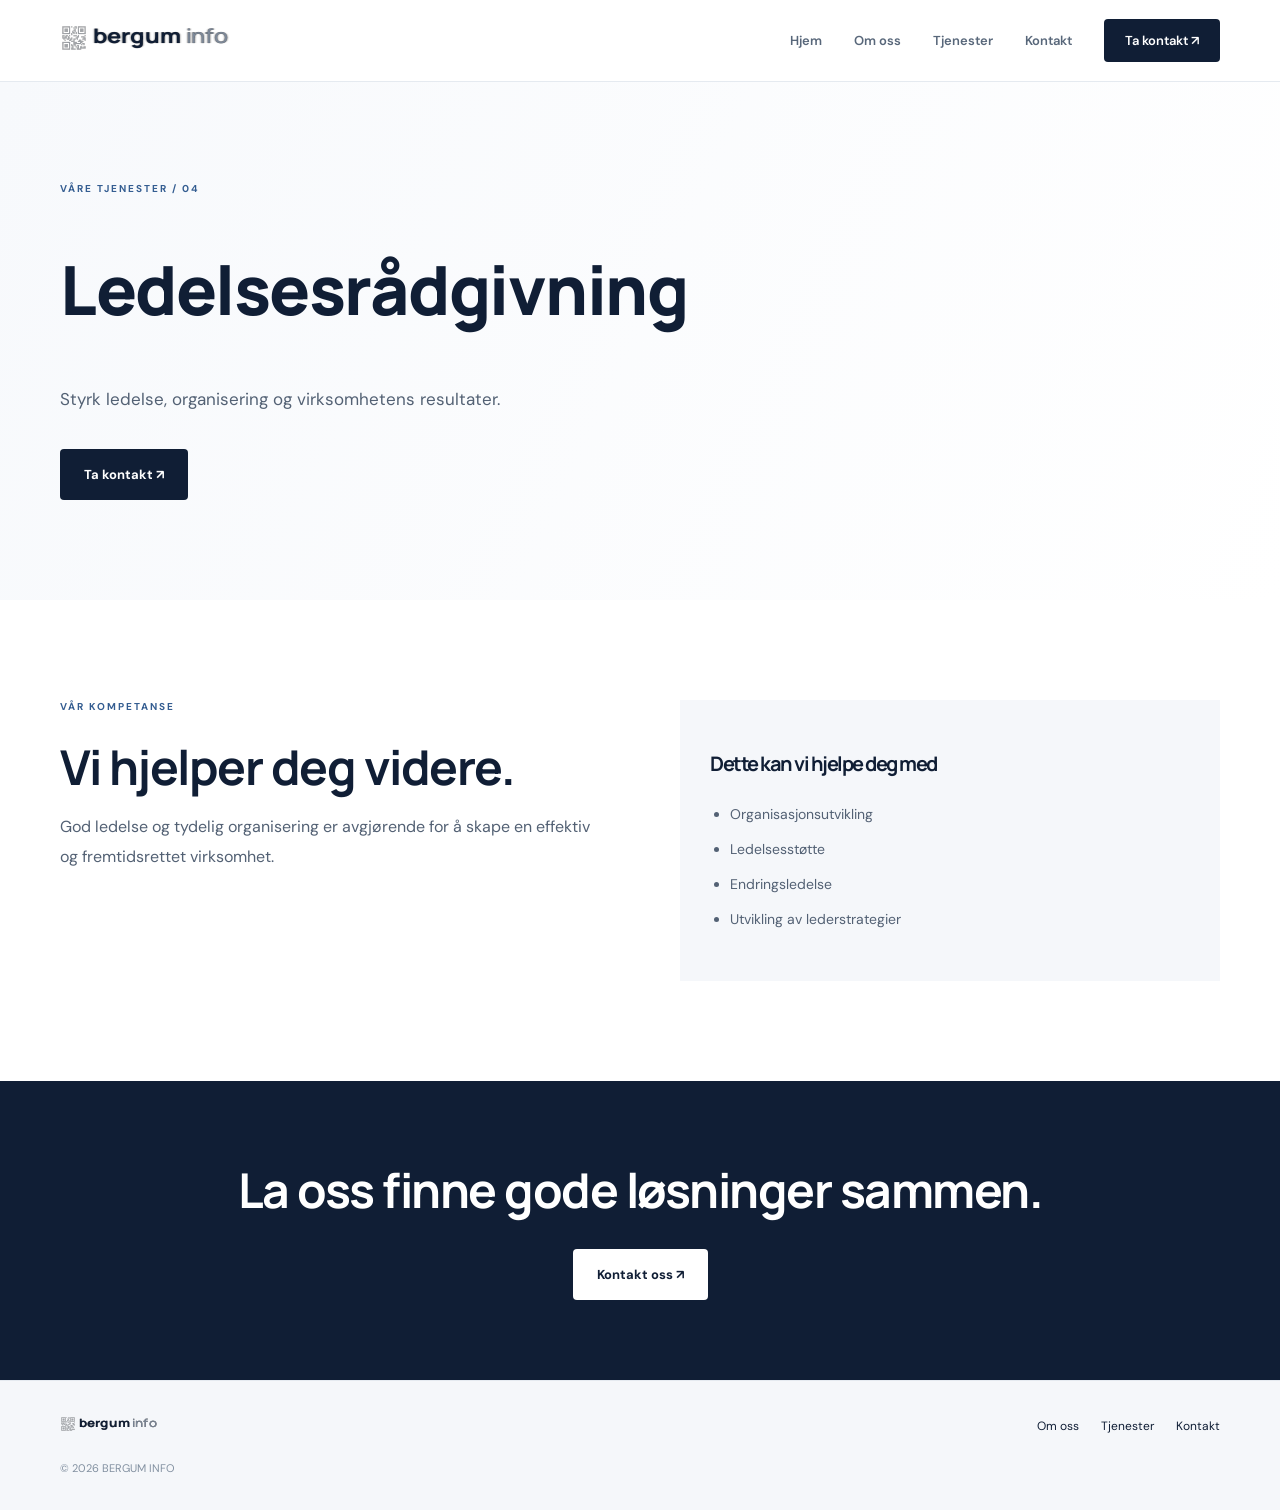
<file: tjenester/ledelsesradgivning/index.html>
<!DOCTYPE html><html lang="nb"><head><meta charset="UTF-8"><meta name="viewport" content="width=device-width, initial-scale=1"><meta name="description" content="Styrk ledelse, organisering og virksomhetens resultater."><title>Ledelsesrådgivning | Northstar Consulting</title><link rel="stylesheet" href="[data-uri]"><link rel="preconnect" href="/font/Manrope-Regular.ttf"><link rel="preconnect" href="/font/Manrope-Medium.ttf"><link rel="preconnect" href="/font/Manrope-Bold.ttf"><link rel="preconnect" href="/font/Manrope-ExtraBold.ttf"><link rel="stylesheet" href="/font/Manrope.css"><link rel="preconnect" href="/font/DMSans-Regular.ttf"><link rel="preconnect" href="/font/DMSans-Medium.ttf"><link rel="stylesheet" href="/font/DMSans.css"><link rel="icon" href="/icon-128.png" type="image/png" sizes="128x128"><link rel="icon" href="/icon-32.png" type="image/png" sizes="32x32"><link rel="icon" href="/favicon.svg" type="image/svg+xml"><link rel="icon" href="/favicon.ico" type="image/x-icon"><style>.service-hero[data-astro-cid-ok4rwxz6]{background:linear-gradient(115deg, var(--color-hero), var(--color-background));padding:100px 0}.service-hero[data-astro-cid-ok4rwxz6] h1[data-astro-cid-ok4rwxz6]{max-width:800px}.service-hero[data-astro-cid-ok4rwxz6] p[data-astro-cid-ok4rwxz6]{color:var(--color-text-secondary);max-width:600px;margin:25px 0 35px;font-size:17px;line-height:1.8}.service-content[data-astro-cid-ok4rwxz6]{grid-template-columns:1fr 1fr;gap:80px;display:grid}.service-content[data-astro-cid-ok4rwxz6] p[data-astro-cid-ok4rwxz6]{color:var(--color-text-secondary);line-height:1.9}.service-details[data-astro-cid-ok4rwxz6]{background:var(--color-surface);padding:30px}.service-details[data-astro-cid-ok4rwxz6] h3[data-astro-cid-ok4rwxz6]{font-size:20px}.service-details[data-astro-cid-ok4rwxz6] ul[data-astro-cid-ok4rwxz6]{color:var(--color-text-secondary);padding-left:20px;font-size:14px;line-height:2.5}.service-cta[data-astro-cid-ok4rwxz6]{background:var(--color-cta);color:var(--color-cta-text);text-align:center;padding:80px 0}.service-cta[data-astro-cid-ok4rwxz6] h2[data-astro-cid-ok4rwxz6]{margin-bottom:30px}@media (width<=650px){.service-hero[data-astro-cid-ok4rwxz6]{padding:70px 0}.service-content[data-astro-cid-ok4rwxz6]{grid-template-columns:1fr;gap:30px}}
</style><link rel="stylesheet" href="/_astro/MainLayout.CnmLRXJE.css"></head><body><header class="header" data-astro-cid-nen7h5rs><nav class="nav container" aria-label="Hovedmeny" data-astro-cid-nen7h5rs><a href="/" data-astro-cid-nen7h5rs><svg class="logo" height="1.75rem" version="1.1" viewBox="0 0 508 76.8" xmlns="http://www.w3.org/2000/svg" xmlns:xlink="http://www.w3.org/1999/xlink"><defs><rect id="p" width="8" height="8"></rect><filter id="b" x="-.021429" y="-.021429" width="1.0429" height="1.0429" color-interpolation-filters="sRGB"><feGaussianBlur result="result6" stdDeviation="1.5"></feGaussianBlur><feComposite in="SourceGraphic" in2="result6" operator="atop" result="result8"></feComposite><feComposite in="result8" in2="SourceAlpha" operator="atop" result="result9"></feComposite></filter><filter id="a" x="-.021606" y="-.12276" width="1.0463" height="1.2631" color-interpolation-filters="sRGB"><feGaussianBlur result="fbSourceGraphic" stdDeviation="0.6991878"></feGaussianBlur><feColorMatrix in="fbSourceGraphic" result="fbSourceGraphicAlpha" values="0 0 0 -1 0 0 0 0 -1 0 0 0 0 -1 0 0 0 0 1 0"></feColorMatrix><feFlood flood-color="rgb(0,0,0)" flood-opacity=".618" in="fbSourceGraphic" result="flood"></feFlood><feComposite in="flood" in2="fbSourceGraphic" operator="in" result="composite1"></feComposite><feGaussianBlur result="blur" stdDeviation="2"></feGaussianBlur><feOffset dx="1" dy="1" result="offset"></feOffset><feComposite in="fbSourceGraphic" in2="offset" result="composite2"></feComposite></filter></defs><g style="fill: var(--color-logo-1, #7d8999);fill-opacity: var(--opacity-logo-1, .55)" transform="matrix(.38095 0 0 .38095 -5.7905 -5.7905)" filter="url(#b)"><use x="32" y="32" width="232" height="232" xlink:href="#p"></use><use x="32" y="40" width="232" height="232" xlink:href="#p"></use><use x="32" y="48" width="232" height="232" xlink:href="#p"></use><use x="32" y="56" width="232" height="232" xlink:href="#p"></use><use x="32" y="64" width="232" height="232" xlink:href="#p"></use><use x="32" y="72" width="232" height="232" xlink:href="#p"></use><use x="32" y="80" width="232" height="232" xlink:href="#p"></use><use x="32" y="96" width="232" height="232" xlink:href="#p"></use><use x="32" y="104" width="232" height="232" xlink:href="#p"></use><use x="32" y="112" width="232" height="232" xlink:href="#p"></use><use x="32" y="144" width="232" height="232" xlink:href="#p"></use><use x="32" y="152" width="232" height="232" xlink:href="#p"></use><use x="32" y="160" width="232" height="232" xlink:href="#p"></use><use x="32" y="168" width="232" height="232" xlink:href="#p"></use><use x="32" y="176" width="232" height="232" xlink:href="#p"></use><use x="32" y="184" width="232" height="232" xlink:href="#p"></use><use x="32" y="192" width="232" height="232" xlink:href="#p"></use><use x="40" y="32" width="232" height="232" xlink:href="#p"></use><use x="40" y="80" width="232" height="232" xlink:href="#p"></use><use x="40" y="96" width="232" height="232" xlink:href="#p"></use><use x="40" y="112" width="232" height="232" xlink:href="#p"></use><use x="40" y="120" width="232" height="232" xlink:href="#p"></use><use x="40" y="144" width="232" height="232" xlink:href="#p"></use><use x="40" y="192" width="232" height="232" xlink:href="#p"></use><use x="48" y="32" width="232" height="232" xlink:href="#p"></use><use x="48" y="48" width="232" height="232" xlink:href="#p"></use><use x="48" y="56" width="232" height="232" xlink:href="#p"></use><use x="48" y="64" width="232" height="232" xlink:href="#p"></use><use x="48" y="80" width="232" height="232" xlink:href="#p"></use><use x="48" y="104" width="232" height="232" xlink:href="#p"></use><use x="48" y="112" width="232" height="232" xlink:href="#p"></use><use x="48" y="128" width="232" height="232" xlink:href="#p"></use><use x="48" y="144" width="232" height="232" xlink:href="#p"></use><use x="48" y="160" width="232" height="232" xlink:href="#p"></use><use x="48" y="168" width="232" height="232" xlink:href="#p"></use><use x="48" y="176" width="232" height="232" xlink:href="#p"></use><use x="48" y="192" width="232" height="232" xlink:href="#p"></use><use x="56" y="32" width="232" height="232" xlink:href="#p"></use><use x="56" y="48" width="232" height="232" xlink:href="#p"></use><use x="56" y="56" width="232" height="232" xlink:href="#p"></use><use x="56" y="64" width="232" height="232" xlink:href="#p"></use><use x="56" y="80" width="232" height="232" xlink:href="#p"></use><use x="56" y="96" width="232" height="232" xlink:href="#p"></use><use x="56" y="104" width="232" height="232" xlink:href="#p"></use><use x="56" y="112" width="232" height="232" xlink:href="#p"></use><use x="56" y="144" width="232" height="232" xlink:href="#p"></use><use x="56" y="160" width="232" height="232" xlink:href="#p"></use><use x="56" y="168" width="232" height="232" xlink:href="#p"></use><use x="56" y="176" width="232" height="232" xlink:href="#p"></use><use x="56" y="192" width="232" height="232" xlink:href="#p"></use><use x="64" y="32" width="232" height="232" xlink:href="#p"></use><use x="64" y="48" width="232" height="232" xlink:href="#p"></use><use x="64" y="56" width="232" height="232" xlink:href="#p"></use><use x="64" y="64" width="232" height="232" xlink:href="#p"></use><use x="64" y="80" width="232" height="232" xlink:href="#p"></use><use x="64" y="96" width="232" height="232" xlink:href="#p"></use><use x="64" y="120" width="232" height="232" xlink:href="#p"></use><use x="64" y="144" width="232" height="232" xlink:href="#p"></use><use x="64" y="160" width="232" height="232" xlink:href="#p"></use><use x="64" y="168" width="232" height="232" xlink:href="#p"></use><use x="64" y="176" width="232" height="232" xlink:href="#p"></use><use x="64" y="192" width="232" height="232" xlink:href="#p"></use><use x="72" y="32" width="232" height="232" xlink:href="#p"></use><use x="72" y="80" width="232" height="232" xlink:href="#p"></use><use x="72" y="104" width="232" height="232" xlink:href="#p"></use><use x="72" y="112" width="232" height="232" xlink:href="#p"></use><use x="72" y="120" width="232" height="232" xlink:href="#p"></use><use x="72" y="144" width="232" height="232" xlink:href="#p"></use><use x="72" y="192" width="232" height="232" xlink:href="#p"></use><use x="80" y="32" width="232" height="232" xlink:href="#p"></use><use x="80" y="40" width="232" height="232" xlink:href="#p"></use><use x="80" y="48" width="232" height="232" xlink:href="#p"></use><use x="80" y="56" width="232" height="232" xlink:href="#p"></use><use x="80" y="64" width="232" height="232" xlink:href="#p"></use><use x="80" y="72" width="232" height="232" xlink:href="#p"></use><use x="80" y="80" width="232" height="232" xlink:href="#p"></use><use x="80" y="96" width="232" height="232" xlink:href="#p"></use><use x="80" y="112" width="232" height="232" xlink:href="#p"></use><use x="80" y="128" width="232" height="232" xlink:href="#p"></use><use x="80" y="144" width="232" height="232" xlink:href="#p"></use><use x="80" y="152" width="232" height="232" xlink:href="#p"></use><use x="80" y="160" width="232" height="232" xlink:href="#p"></use><use x="80" y="168" width="232" height="232" xlink:href="#p"></use><use x="80" y="176" width="232" height="232" xlink:href="#p"></use><use x="80" y="184" width="232" height="232" xlink:href="#p"></use><use x="80" y="192" width="232" height="232" xlink:href="#p"></use><use x="88" y="120" width="232" height="232" xlink:href="#p"></use><use x="88" y="128" width="232" height="232" xlink:href="#p"></use><use x="96" y="32" width="232" height="232" xlink:href="#p"></use><use x="96" y="80" width="232" height="232" xlink:href="#p"></use><use x="96" y="88" width="232" height="232" xlink:href="#p"></use><use x="96" y="112" width="232" height="232" xlink:href="#p"></use><use x="96" y="120" width="232" height="232" xlink:href="#p"></use><use x="96" y="136" width="232" height="232" xlink:href="#p"></use><use x="96" y="160" width="232" height="232" xlink:href="#p"></use><use x="96" y="168" width="232" height="232" xlink:href="#p"></use><use x="96" y="184" width="232" height="232" xlink:href="#p"></use><use x="96" y="192" width="232" height="232" xlink:href="#p"></use><use x="104" y="64" width="232" height="232" xlink:href="#p"></use><use x="104" y="72" width="232" height="232" xlink:href="#p"></use><use x="104" y="136" width="232" height="232" xlink:href="#p"></use><use x="104" y="168" width="232" height="232" xlink:href="#p"></use><use x="104" y="176" width="232" height="232" xlink:href="#p"></use><use x="104" y="184" width="232" height="232" xlink:href="#p"></use><use x="104" y="192" width="232" height="232" xlink:href="#p"></use><use x="112" y="40" width="232" height="232" xlink:href="#p"></use><use x="112" y="56" width="232" height="232" xlink:href="#p"></use><use x="112" y="72" width="232" height="232" xlink:href="#p"></use><use x="112" y="80" width="232" height="232" xlink:href="#p"></use><use x="112" y="96" width="232" height="232" xlink:href="#p"></use><use x="112" y="120" width="232" height="232" xlink:href="#p"></use><use x="112" y="128" width="232" height="232" xlink:href="#p"></use><use x="112" y="136" width="232" height="232" xlink:href="#p"></use><use x="112" y="144" width="232" height="232" xlink:href="#p"></use><use x="112" y="152" width="232" height="232" xlink:href="#p"></use><use x="112" y="160" width="232" height="232" xlink:href="#p"></use><use x="112" y="192" width="232" height="232" xlink:href="#p"></use><use x="120" y="32" width="232" height="232" xlink:href="#p"></use><use x="120" y="48" width="232" height="232" xlink:href="#p"></use><use x="120" y="56" width="232" height="232" xlink:href="#p"></use><use x="120" y="64" width="232" height="232" xlink:href="#p"></use><use x="120" y="96" width="232" height="232" xlink:href="#p"></use><use x="120" y="120" width="232" height="232" xlink:href="#p"></use><use x="120" y="144" width="232" height="232" xlink:href="#p"></use><use x="120" y="152" width="232" height="232" xlink:href="#p"></use><use x="120" y="160" width="232" height="232" xlink:href="#p"></use><use x="120" y="168" width="232" height="232" xlink:href="#p"></use><use x="120" y="192" width="232" height="232" xlink:href="#p"></use><use x="128" y="32" width="232" height="232" xlink:href="#p"></use><use x="128" y="40" width="232" height="232" xlink:href="#p"></use><use x="128" y="72" width="232" height="232" xlink:href="#p"></use><use x="128" y="80" width="232" height="232" xlink:href="#p"></use><use x="128" y="96" width="232" height="232" xlink:href="#p"></use><use x="128" y="112" width="232" height="232" xlink:href="#p"></use><use x="128" y="144" width="232" height="232" xlink:href="#p"></use><use x="128" y="152" width="232" height="232" xlink:href="#p"></use><use x="128" y="176" width="232" height="232" xlink:href="#p"></use><use x="136" y="104" width="232" height="232" xlink:href="#p"></use><use x="136" y="112" width="232" height="232" xlink:href="#p"></use><use x="136" y="120" width="232" height="232" xlink:href="#p"></use><use x="136" y="152" width="232" height="232" xlink:href="#p"></use><use x="136" y="168" width="232" height="232" xlink:href="#p"></use><use x="136" y="184" width="232" height="232" xlink:href="#p"></use><use x="136" y="192" width="232" height="232" xlink:href="#p"></use><use x="144" y="32" width="232" height="232" xlink:href="#p"></use><use x="144" y="40" width="232" height="232" xlink:href="#p"></use><use x="144" y="48" width="232" height="232" xlink:href="#p"></use><use x="144" y="56" width="232" height="232" xlink:href="#p"></use><use x="144" y="64" width="232" height="232" xlink:href="#p"></use><use x="144" y="72" width="232" height="232" xlink:href="#p"></use><use x="144" y="80" width="232" height="232" xlink:href="#p"></use><use x="144" y="96" width="232" height="232" xlink:href="#p"></use><use x="144" y="104" width="232" height="232" xlink:href="#p"></use><use x="144" y="136" width="232" height="232" xlink:href="#p"></use><use x="144" y="152" width="232" height="232" xlink:href="#p"></use><use x="144" y="168" width="232" height="232" xlink:href="#p"></use><use x="144" y="176" width="232" height="232" xlink:href="#p"></use><use x="144" y="184" width="232" height="232" xlink:href="#p"></use><use x="144" y="192" width="232" height="232" xlink:href="#p"></use><use x="152" y="32" width="232" height="232" xlink:href="#p"></use><use x="152" y="80" width="232" height="232" xlink:href="#p"></use><use x="152" y="128" width="232" height="232" xlink:href="#p"></use><use x="152" y="136" width="232" height="232" xlink:href="#p"></use><use x="152" y="152" width="232" height="232" xlink:href="#p"></use><use x="152" y="192" width="232" height="232" xlink:href="#p"></use><use x="160" y="32" width="232" height="232" xlink:href="#p"></use><use x="160" y="48" width="232" height="232" xlink:href="#p"></use><use x="160" y="56" width="232" height="232" xlink:href="#p"></use><use x="160" y="64" width="232" height="232" xlink:href="#p"></use><use x="160" y="80" width="232" height="232" xlink:href="#p"></use><use x="160" y="128" width="232" height="232" xlink:href="#p"></use><use x="160" y="136" width="232" height="232" xlink:href="#p"></use><use x="160" y="144" width="232" height="232" xlink:href="#p"></use><use x="160" y="152" width="232" height="232" xlink:href="#p"></use><use x="160" y="176" width="232" height="232" xlink:href="#p"></use><use x="160" y="184" width="232" height="232" xlink:href="#p"></use><use x="160" y="192" width="232" height="232" xlink:href="#p"></use><use x="168" y="32" width="232" height="232" xlink:href="#p"></use><use x="168" y="48" width="232" height="232" xlink:href="#p"></use><use x="168" y="56" width="232" height="232" xlink:href="#p"></use><use x="168" y="64" width="232" height="232" xlink:href="#p"></use><use x="168" y="80" width="232" height="232" xlink:href="#p"></use><use x="168" y="104" width="232" height="232" xlink:href="#p"></use><use x="168" y="136" width="232" height="232" xlink:href="#p"></use><use x="168" y="144" width="232" height="232" xlink:href="#p"></use><use x="168" y="160" width="232" height="232" xlink:href="#p"></use><use x="168" y="176" width="232" height="232" xlink:href="#p"></use><use x="168" y="184" width="232" height="232" xlink:href="#p"></use><use x="176" y="32" width="232" height="232" xlink:href="#p"></use><use x="176" y="48" width="232" height="232" xlink:href="#p"></use><use x="176" y="56" width="232" height="232" xlink:href="#p"></use><use x="176" y="64" width="232" height="232" xlink:href="#p"></use><use x="176" y="80" width="232" height="232" xlink:href="#p"></use><use x="176" y="104" width="232" height="232" xlink:href="#p"></use><use x="176" y="120" width="232" height="232" xlink:href="#p"></use><use x="176" y="136" width="232" height="232" xlink:href="#p"></use><use x="176" y="152" width="232" height="232" xlink:href="#p"></use><use x="176" y="184" width="232" height="232" xlink:href="#p"></use><use x="184" y="32" width="232" height="232" xlink:href="#p"></use><use x="184" y="80" width="232" height="232" xlink:href="#p"></use><use x="184" y="104" width="232" height="232" xlink:href="#p"></use><use x="184" y="112" width="232" height="232" xlink:href="#p"></use><use x="184" y="120" width="232" height="232" xlink:href="#p"></use><use x="184" y="152" width="232" height="232" xlink:href="#p"></use><use x="184" y="160" width="232" height="232" xlink:href="#p"></use><use x="184" y="176" width="232" height="232" xlink:href="#p"></use><use x="184" y="184" width="232" height="232" xlink:href="#p"></use><use x="192" y="32" width="232" height="232" xlink:href="#p"></use><use x="192" y="40" width="232" height="232" xlink:href="#p"></use><use x="192" y="48" width="232" height="232" xlink:href="#p"></use><use x="192" y="56" width="232" height="232" xlink:href="#p"></use><use x="192" y="64" width="232" height="232" xlink:href="#p"></use><use x="192" y="72" width="232" height="232" xlink:href="#p"></use><use x="192" y="80" width="232" height="232" xlink:href="#p"></use><use x="192" y="96" width="232" height="232" xlink:href="#p"></use><use x="192" y="112" width="232" height="232" xlink:href="#p"></use><use x="192" y="120" width="232" height="232" xlink:href="#p"></use><use x="192" y="128" width="232" height="232" xlink:href="#p"></use><use x="192" y="176" width="232" height="232" xlink:href="#p"></use><use x="192" y="184" width="232" height="232" xlink:href="#p"></use></g><text transform="matrix(1.1245 0 0 .95299 -14.87 -17.86)" x="93.083702" y="74.142441" fill="#ffffff" filter="url(#a)" stroke="#000000" stroke-width=".97985" word-spacing="0px" style="line-height:0%" xml:space="preserve"><tspan x="93.083702" y="74.142441" font-family="Manrope" font-size="57.332px" stroke="#000000" stroke-opacity=".21" stroke-width=".97985" style="line-height:0%"><tspan style="fill: var(--color-logo-2, #101e35);font-weight: var(--font-weight-logo-2, 700)">bergum</tspan> <tspan style="fill: var(--color-logo-3, #7d8999);font-weight: var(--font-weight-logo-3, 500)">info</tspan></tspan></text></svg></a><div class="desktop-nav" data-astro-cid-nen7h5rs><a href="/" data-astro-cid-nen7h5rs>Hjem</a><a href="/om-oss" data-astro-cid-nen7h5rs>Om oss</a><a href="/tjenester" data-astro-cid-nen7h5rs>Tjenester</a><a href="/kontakt" data-astro-cid-nen7h5rs>Kontakt</a><a href="/kontakt" class="nav-cta" data-astro-cid-nen7h5rs>Ta kontakt ↗</a></div><details class="mobile-nav" data-astro-cid-nen7h5rs><summary aria-label="Åpne meny" data-astro-cid-nen7h5rs><span class="menu-icon" data-astro-cid-nen7h5rs>☰</span></summary><div class="mobile-menu" data-astro-cid-nen7h5rs><a href="/" data-astro-cid-nen7h5rs>Hjem</a><a href="/om-oss" data-astro-cid-nen7h5rs>Om oss</a><a href="/tjenester" data-astro-cid-nen7h5rs>Tjenester</a><a href="/kontakt" data-astro-cid-nen7h5rs>Kontakt</a><a href="/kontakt" class="nav-cta" data-astro-cid-nen7h5rs>Ta kontakt ↗</a></div></details></nav></header><main><section class="service-hero" data-astro-cid-ok4rwxz6><div class="container" data-astro-cid-ok4rwxz6><div class="eyebrow" data-astro-cid-ok4rwxz6>VÅRE TJENESTER / 04</div><h1 data-astro-cid-ok4rwxz6>Ledelsesrådgivning</h1><p data-astro-cid-ok4rwxz6>Styrk ledelse, organisering og virksomhetens resultater.</p><a href="/kontakt" class="button button-primary" data-astro-cid-ok4rwxz6>Ta kontakt ↗</a></div></section><section class="section" data-astro-cid-ok4rwxz6><div class="container service-content" data-astro-cid-ok4rwxz6><div data-astro-cid-ok4rwxz6><div class="eyebrow" data-astro-cid-ok4rwxz6>VÅR KOMPETANSE</div><h2 data-astro-cid-ok4rwxz6>Vi hjelper deg videre.</h2><p data-astro-cid-ok4rwxz6>God ledelse og tydelig organisering er avgjørende for å skape en effektiv og fremtidsrettet virksomhet.</p></div><div class="service-details" data-astro-cid-ok4rwxz6><h3 data-astro-cid-ok4rwxz6>Dette kan vi hjelpe deg med</h3><ul data-astro-cid-ok4rwxz6><li data-astro-cid-ok4rwxz6>Organisasjonsutvikling</li><li data-astro-cid-ok4rwxz6>Ledelsesstøtte</li><li data-astro-cid-ok4rwxz6>Endringsledelse</li><li data-astro-cid-ok4rwxz6>Utvikling av lederstrategier</li></ul></div></div></section><section class="service-cta" data-astro-cid-ok4rwxz6><div class="container" data-astro-cid-ok4rwxz6><h2 data-astro-cid-ok4rwxz6>La oss finne gode løsninger sammen.</h2><a href="/kontakt" class="button button-white" data-astro-cid-ok4rwxz6>Kontakt oss ↗</a></div></section></main><footer class="footer" data-astro-cid-jo6i4kqk><div class="container footer-inner" data-astro-cid-jo6i4kqk><a href="/" data-astro-cid-jo6i4kqk><svg class="logo" height="1rem" version="1.1" viewBox="0 0 508 76.8" xmlns="http://www.w3.org/2000/svg" xmlns:xlink="http://www.w3.org/1999/xlink"><defs><rect id="p" width="8" height="8"></rect><filter id="b" x="-.021429" y="-.021429" width="1.0429" height="1.0429" color-interpolation-filters="sRGB"><feGaussianBlur result="result6" stdDeviation="1.5"></feGaussianBlur><feComposite in="SourceGraphic" in2="result6" operator="atop" result="result8"></feComposite><feComposite in="result8" in2="SourceAlpha" operator="atop" result="result9"></feComposite></filter><filter id="a" x="-.021606" y="-.12276" width="1.0463" height="1.2631" color-interpolation-filters="sRGB"><feGaussianBlur result="fbSourceGraphic" stdDeviation="0.6991878"></feGaussianBlur><feColorMatrix in="fbSourceGraphic" result="fbSourceGraphicAlpha" values="0 0 0 -1 0 0 0 0 -1 0 0 0 0 -1 0 0 0 0 1 0"></feColorMatrix><feFlood flood-color="rgb(0,0,0)" flood-opacity=".618" in="fbSourceGraphic" result="flood"></feFlood><feComposite in="flood" in2="fbSourceGraphic" operator="in" result="composite1"></feComposite><feGaussianBlur result="blur" stdDeviation="2"></feGaussianBlur><feOffset dx="1" dy="1" result="offset"></feOffset><feComposite in="fbSourceGraphic" in2="offset" result="composite2"></feComposite></filter></defs><g style="fill: var(--color-logo-1, #7d8999);fill-opacity: var(--opacity-logo-1, .55)" transform="matrix(.38095 0 0 .38095 -5.7905 -5.7905)" filter="url(#b)"><use x="32" y="32" width="232" height="232" xlink:href="#p"></use><use x="32" y="40" width="232" height="232" xlink:href="#p"></use><use x="32" y="48" width="232" height="232" xlink:href="#p"></use><use x="32" y="56" width="232" height="232" xlink:href="#p"></use><use x="32" y="64" width="232" height="232" xlink:href="#p"></use><use x="32" y="72" width="232" height="232" xlink:href="#p"></use><use x="32" y="80" width="232" height="232" xlink:href="#p"></use><use x="32" y="96" width="232" height="232" xlink:href="#p"></use><use x="32" y="104" width="232" height="232" xlink:href="#p"></use><use x="32" y="112" width="232" height="232" xlink:href="#p"></use><use x="32" y="144" width="232" height="232" xlink:href="#p"></use><use x="32" y="152" width="232" height="232" xlink:href="#p"></use><use x="32" y="160" width="232" height="232" xlink:href="#p"></use><use x="32" y="168" width="232" height="232" xlink:href="#p"></use><use x="32" y="176" width="232" height="232" xlink:href="#p"></use><use x="32" y="184" width="232" height="232" xlink:href="#p"></use><use x="32" y="192" width="232" height="232" xlink:href="#p"></use><use x="40" y="32" width="232" height="232" xlink:href="#p"></use><use x="40" y="80" width="232" height="232" xlink:href="#p"></use><use x="40" y="96" width="232" height="232" xlink:href="#p"></use><use x="40" y="112" width="232" height="232" xlink:href="#p"></use><use x="40" y="120" width="232" height="232" xlink:href="#p"></use><use x="40" y="144" width="232" height="232" xlink:href="#p"></use><use x="40" y="192" width="232" height="232" xlink:href="#p"></use><use x="48" y="32" width="232" height="232" xlink:href="#p"></use><use x="48" y="48" width="232" height="232" xlink:href="#p"></use><use x="48" y="56" width="232" height="232" xlink:href="#p"></use><use x="48" y="64" width="232" height="232" xlink:href="#p"></use><use x="48" y="80" width="232" height="232" xlink:href="#p"></use><use x="48" y="104" width="232" height="232" xlink:href="#p"></use><use x="48" y="112" width="232" height="232" xlink:href="#p"></use><use x="48" y="128" width="232" height="232" xlink:href="#p"></use><use x="48" y="144" width="232" height="232" xlink:href="#p"></use><use x="48" y="160" width="232" height="232" xlink:href="#p"></use><use x="48" y="168" width="232" height="232" xlink:href="#p"></use><use x="48" y="176" width="232" height="232" xlink:href="#p"></use><use x="48" y="192" width="232" height="232" xlink:href="#p"></use><use x="56" y="32" width="232" height="232" xlink:href="#p"></use><use x="56" y="48" width="232" height="232" xlink:href="#p"></use><use x="56" y="56" width="232" height="232" xlink:href="#p"></use><use x="56" y="64" width="232" height="232" xlink:href="#p"></use><use x="56" y="80" width="232" height="232" xlink:href="#p"></use><use x="56" y="96" width="232" height="232" xlink:href="#p"></use><use x="56" y="104" width="232" height="232" xlink:href="#p"></use><use x="56" y="112" width="232" height="232" xlink:href="#p"></use><use x="56" y="144" width="232" height="232" xlink:href="#p"></use><use x="56" y="160" width="232" height="232" xlink:href="#p"></use><use x="56" y="168" width="232" height="232" xlink:href="#p"></use><use x="56" y="176" width="232" height="232" xlink:href="#p"></use><use x="56" y="192" width="232" height="232" xlink:href="#p"></use><use x="64" y="32" width="232" height="232" xlink:href="#p"></use><use x="64" y="48" width="232" height="232" xlink:href="#p"></use><use x="64" y="56" width="232" height="232" xlink:href="#p"></use><use x="64" y="64" width="232" height="232" xlink:href="#p"></use><use x="64" y="80" width="232" height="232" xlink:href="#p"></use><use x="64" y="96" width="232" height="232" xlink:href="#p"></use><use x="64" y="120" width="232" height="232" xlink:href="#p"></use><use x="64" y="144" width="232" height="232" xlink:href="#p"></use><use x="64" y="160" width="232" height="232" xlink:href="#p"></use><use x="64" y="168" width="232" height="232" xlink:href="#p"></use><use x="64" y="176" width="232" height="232" xlink:href="#p"></use><use x="64" y="192" width="232" height="232" xlink:href="#p"></use><use x="72" y="32" width="232" height="232" xlink:href="#p"></use><use x="72" y="80" width="232" height="232" xlink:href="#p"></use><use x="72" y="104" width="232" height="232" xlink:href="#p"></use><use x="72" y="112" width="232" height="232" xlink:href="#p"></use><use x="72" y="120" width="232" height="232" xlink:href="#p"></use><use x="72" y="144" width="232" height="232" xlink:href="#p"></use><use x="72" y="192" width="232" height="232" xlink:href="#p"></use><use x="80" y="32" width="232" height="232" xlink:href="#p"></use><use x="80" y="40" width="232" height="232" xlink:href="#p"></use><use x="80" y="48" width="232" height="232" xlink:href="#p"></use><use x="80" y="56" width="232" height="232" xlink:href="#p"></use><use x="80" y="64" width="232" height="232" xlink:href="#p"></use><use x="80" y="72" width="232" height="232" xlink:href="#p"></use><use x="80" y="80" width="232" height="232" xlink:href="#p"></use><use x="80" y="96" width="232" height="232" xlink:href="#p"></use><use x="80" y="112" width="232" height="232" xlink:href="#p"></use><use x="80" y="128" width="232" height="232" xlink:href="#p"></use><use x="80" y="144" width="232" height="232" xlink:href="#p"></use><use x="80" y="152" width="232" height="232" xlink:href="#p"></use><use x="80" y="160" width="232" height="232" xlink:href="#p"></use><use x="80" y="168" width="232" height="232" xlink:href="#p"></use><use x="80" y="176" width="232" height="232" xlink:href="#p"></use><use x="80" y="184" width="232" height="232" xlink:href="#p"></use><use x="80" y="192" width="232" height="232" xlink:href="#p"></use><use x="88" y="120" width="232" height="232" xlink:href="#p"></use><use x="88" y="128" width="232" height="232" xlink:href="#p"></use><use x="96" y="32" width="232" height="232" xlink:href="#p"></use><use x="96" y="80" width="232" height="232" xlink:href="#p"></use><use x="96" y="88" width="232" height="232" xlink:href="#p"></use><use x="96" y="112" width="232" height="232" xlink:href="#p"></use><use x="96" y="120" width="232" height="232" xlink:href="#p"></use><use x="96" y="136" width="232" height="232" xlink:href="#p"></use><use x="96" y="160" width="232" height="232" xlink:href="#p"></use><use x="96" y="168" width="232" height="232" xlink:href="#p"></use><use x="96" y="184" width="232" height="232" xlink:href="#p"></use><use x="96" y="192" width="232" height="232" xlink:href="#p"></use><use x="104" y="64" width="232" height="232" xlink:href="#p"></use><use x="104" y="72" width="232" height="232" xlink:href="#p"></use><use x="104" y="136" width="232" height="232" xlink:href="#p"></use><use x="104" y="168" width="232" height="232" xlink:href="#p"></use><use x="104" y="176" width="232" height="232" xlink:href="#p"></use><use x="104" y="184" width="232" height="232" xlink:href="#p"></use><use x="104" y="192" width="232" height="232" xlink:href="#p"></use><use x="112" y="40" width="232" height="232" xlink:href="#p"></use><use x="112" y="56" width="232" height="232" xlink:href="#p"></use><use x="112" y="72" width="232" height="232" xlink:href="#p"></use><use x="112" y="80" width="232" height="232" xlink:href="#p"></use><use x="112" y="96" width="232" height="232" xlink:href="#p"></use><use x="112" y="120" width="232" height="232" xlink:href="#p"></use><use x="112" y="128" width="232" height="232" xlink:href="#p"></use><use x="112" y="136" width="232" height="232" xlink:href="#p"></use><use x="112" y="144" width="232" height="232" xlink:href="#p"></use><use x="112" y="152" width="232" height="232" xlink:href="#p"></use><use x="112" y="160" width="232" height="232" xlink:href="#p"></use><use x="112" y="192" width="232" height="232" xlink:href="#p"></use><use x="120" y="32" width="232" height="232" xlink:href="#p"></use><use x="120" y="48" width="232" height="232" xlink:href="#p"></use><use x="120" y="56" width="232" height="232" xlink:href="#p"></use><use x="120" y="64" width="232" height="232" xlink:href="#p"></use><use x="120" y="96" width="232" height="232" xlink:href="#p"></use><use x="120" y="120" width="232" height="232" xlink:href="#p"></use><use x="120" y="144" width="232" height="232" xlink:href="#p"></use><use x="120" y="152" width="232" height="232" xlink:href="#p"></use><use x="120" y="160" width="232" height="232" xlink:href="#p"></use><use x="120" y="168" width="232" height="232" xlink:href="#p"></use><use x="120" y="192" width="232" height="232" xlink:href="#p"></use><use x="128" y="32" width="232" height="232" xlink:href="#p"></use><use x="128" y="40" width="232" height="232" xlink:href="#p"></use><use x="128" y="72" width="232" height="232" xlink:href="#p"></use><use x="128" y="80" width="232" height="232" xlink:href="#p"></use><use x="128" y="96" width="232" height="232" xlink:href="#p"></use><use x="128" y="112" width="232" height="232" xlink:href="#p"></use><use x="128" y="144" width="232" height="232" xlink:href="#p"></use><use x="128" y="152" width="232" height="232" xlink:href="#p"></use><use x="128" y="176" width="232" height="232" xlink:href="#p"></use><use x="136" y="104" width="232" height="232" xlink:href="#p"></use><use x="136" y="112" width="232" height="232" xlink:href="#p"></use><use x="136" y="120" width="232" height="232" xlink:href="#p"></use><use x="136" y="152" width="232" height="232" xlink:href="#p"></use><use x="136" y="168" width="232" height="232" xlink:href="#p"></use><use x="136" y="184" width="232" height="232" xlink:href="#p"></use><use x="136" y="192" width="232" height="232" xlink:href="#p"></use><use x="144" y="32" width="232" height="232" xlink:href="#p"></use><use x="144" y="40" width="232" height="232" xlink:href="#p"></use><use x="144" y="48" width="232" height="232" xlink:href="#p"></use><use x="144" y="56" width="232" height="232" xlink:href="#p"></use><use x="144" y="64" width="232" height="232" xlink:href="#p"></use><use x="144" y="72" width="232" height="232" xlink:href="#p"></use><use x="144" y="80" width="232" height="232" xlink:href="#p"></use><use x="144" y="96" width="232" height="232" xlink:href="#p"></use><use x="144" y="104" width="232" height="232" xlink:href="#p"></use><use x="144" y="136" width="232" height="232" xlink:href="#p"></use><use x="144" y="152" width="232" height="232" xlink:href="#p"></use><use x="144" y="168" width="232" height="232" xlink:href="#p"></use><use x="144" y="176" width="232" height="232" xlink:href="#p"></use><use x="144" y="184" width="232" height="232" xlink:href="#p"></use><use x="144" y="192" width="232" height="232" xlink:href="#p"></use><use x="152" y="32" width="232" height="232" xlink:href="#p"></use><use x="152" y="80" width="232" height="232" xlink:href="#p"></use><use x="152" y="128" width="232" height="232" xlink:href="#p"></use><use x="152" y="136" width="232" height="232" xlink:href="#p"></use><use x="152" y="152" width="232" height="232" xlink:href="#p"></use><use x="152" y="192" width="232" height="232" xlink:href="#p"></use><use x="160" y="32" width="232" height="232" xlink:href="#p"></use><use x="160" y="48" width="232" height="232" xlink:href="#p"></use><use x="160" y="56" width="232" height="232" xlink:href="#p"></use><use x="160" y="64" width="232" height="232" xlink:href="#p"></use><use x="160" y="80" width="232" height="232" xlink:href="#p"></use><use x="160" y="128" width="232" height="232" xlink:href="#p"></use><use x="160" y="136" width="232" height="232" xlink:href="#p"></use><use x="160" y="144" width="232" height="232" xlink:href="#p"></use><use x="160" y="152" width="232" height="232" xlink:href="#p"></use><use x="160" y="176" width="232" height="232" xlink:href="#p"></use><use x="160" y="184" width="232" height="232" xlink:href="#p"></use><use x="160" y="192" width="232" height="232" xlink:href="#p"></use><use x="168" y="32" width="232" height="232" xlink:href="#p"></use><use x="168" y="48" width="232" height="232" xlink:href="#p"></use><use x="168" y="56" width="232" height="232" xlink:href="#p"></use><use x="168" y="64" width="232" height="232" xlink:href="#p"></use><use x="168" y="80" width="232" height="232" xlink:href="#p"></use><use x="168" y="104" width="232" height="232" xlink:href="#p"></use><use x="168" y="136" width="232" height="232" xlink:href="#p"></use><use x="168" y="144" width="232" height="232" xlink:href="#p"></use><use x="168" y="160" width="232" height="232" xlink:href="#p"></use><use x="168" y="176" width="232" height="232" xlink:href="#p"></use><use x="168" y="184" width="232" height="232" xlink:href="#p"></use><use x="176" y="32" width="232" height="232" xlink:href="#p"></use><use x="176" y="48" width="232" height="232" xlink:href="#p"></use><use x="176" y="56" width="232" height="232" xlink:href="#p"></use><use x="176" y="64" width="232" height="232" xlink:href="#p"></use><use x="176" y="80" width="232" height="232" xlink:href="#p"></use><use x="176" y="104" width="232" height="232" xlink:href="#p"></use><use x="176" y="120" width="232" height="232" xlink:href="#p"></use><use x="176" y="136" width="232" height="232" xlink:href="#p"></use><use x="176" y="152" width="232" height="232" xlink:href="#p"></use><use x="176" y="184" width="232" height="232" xlink:href="#p"></use><use x="184" y="32" width="232" height="232" xlink:href="#p"></use><use x="184" y="80" width="232" height="232" xlink:href="#p"></use><use x="184" y="104" width="232" height="232" xlink:href="#p"></use><use x="184" y="112" width="232" height="232" xlink:href="#p"></use><use x="184" y="120" width="232" height="232" xlink:href="#p"></use><use x="184" y="152" width="232" height="232" xlink:href="#p"></use><use x="184" y="160" width="232" height="232" xlink:href="#p"></use><use x="184" y="176" width="232" height="232" xlink:href="#p"></use><use x="184" y="184" width="232" height="232" xlink:href="#p"></use><use x="192" y="32" width="232" height="232" xlink:href="#p"></use><use x="192" y="40" width="232" height="232" xlink:href="#p"></use><use x="192" y="48" width="232" height="232" xlink:href="#p"></use><use x="192" y="56" width="232" height="232" xlink:href="#p"></use><use x="192" y="64" width="232" height="232" xlink:href="#p"></use><use x="192" y="72" width="232" height="232" xlink:href="#p"></use><use x="192" y="80" width="232" height="232" xlink:href="#p"></use><use x="192" y="96" width="232" height="232" xlink:href="#p"></use><use x="192" y="112" width="232" height="232" xlink:href="#p"></use><use x="192" y="120" width="232" height="232" xlink:href="#p"></use><use x="192" y="128" width="232" height="232" xlink:href="#p"></use><use x="192" y="176" width="232" height="232" xlink:href="#p"></use><use x="192" y="184" width="232" height="232" xlink:href="#p"></use></g><text transform="matrix(1.1245 0 0 .95299 -14.87 -17.86)" x="93.083702" y="74.142441" fill="#ffffff" filter="url(#a)" stroke="#000000" stroke-width=".97985" word-spacing="0px" style="line-height:0%" xml:space="preserve"><tspan x="93.083702" y="74.142441" font-family="Manrope" font-size="57.332px" stroke="#000000" stroke-opacity=".21" stroke-width=".97985" style="line-height:0%"><tspan style="fill: var(--color-logo-2, #101e35);font-weight: var(--font-weight-logo-2, 700)">bergum</tspan> <tspan style="fill: var(--color-logo-3, #7d8999);font-weight: var(--font-weight-logo-3, 500)">info</tspan></tspan></text></svg></a><div class="footer-links" data-astro-cid-jo6i4kqk><a href="/om-oss" data-astro-cid-jo6i4kqk>Om oss</a><a href="/tjenester" data-astro-cid-jo6i4kqk>Tjenester</a><a href="/kontakt" data-astro-cid-jo6i4kqk>Kontakt</a></div><p data-astro-cid-jo6i4kqk>© 2026 BERGUM INFO</p></div></footer></body></html>
</file>
<file: font/Manrope.css>
@font-face {
  font-family: 'Manrope';
  font-style: normal;
  font-weight: 400;
  font-display: swap;
  src: url(Manrope-Regular.ttf) format('truetype');
}
@font-face {
  font-family: 'Manrope';
  font-style: normal;
  font-weight: 500;
  font-display: swap;
  src: url(Manrope-Medium.ttf) format('truetype');
}
@font-face {
  font-family: 'Manrope';
  font-style: normal;
  font-weight: 600;
  font-display: swap;
  src: url(Manrope-SemiBold.ttf) format('truetype');
}
@font-face {
  font-family: 'Manrope';
  font-style: normal;
  font-weight: 700;
  font-display: swap;
  src: url(Manrope-Bold.ttf) format('truetype');
}
@font-face {
  font-family: 'Manrope';
  font-style: normal;
  font-weight: 800;
  font-display: swap;
  src: url(Manrope-ExtraBold.ttf) format('truetype');
}
</file>
<file: font/DMSans.css>
@font-face {
  font-family: 'DM Sans';
  font-style: normal;
  font-weight: 400;
  font-display: swap;
  src: url(DMSans-Regular.ttf) format('truetype');
}
@font-face {
  font-family: 'DM Sans';
  font-style: normal;
  font-weight: 500;
  font-display: swap;
  src: url(DMSans-Medium.ttf) format('truetype');
}
@font-face {
  font-family: 'DM Sans';
  font-style: normal;
  font-weight: 600;
  font-display: swap;
  src: url(DMSans-SemiBold.ttf) format('truetype');
}
@font-face {
  font-family: 'DM Sans';
  font-style: normal;
  font-weight: 700;
  font-display: swap;
  src: url(DMSans-Bold.ttf) format('truetype');
}
@font-face {
  font-family: 'DM Sans';
  font-style: normal;
  font-weight: 800;
  font-display: swap;
  src: url(DMSans-ExtraBold.ttf) format('truetype');
}
</file>
<file: _astro/MainLayout.CnmLRXJE.css>
.header[data-astro-cid-nen7h5rs]{background:var(--color-header);z-index:10;border-bottom:1px solid var(--color-border);height:82px;position:sticky;top:0}.nav[data-astro-cid-nen7h5rs]{justify-content:space-between;align-items:center;height:100%;display:flex}.desktop-nav[data-astro-cid-nen7h5rs]{align-items:center;gap:32px;font-size:13px;font-weight:600;display:flex}.desktop-nav[data-astro-cid-nen7h5rs] a[data-astro-cid-nen7h5rs]:not(.nav-cta){color:#58677a}.desktop-nav[data-astro-cid-nen7h5rs] a[data-astro-cid-nen7h5rs]:hover,.mobile-menu[data-astro-cid-nen7h5rs] a[data-astro-cid-nen7h5rs]:hover{color:var(--color-primary)}.nav-cta[data-astro-cid-nen7h5rs]{background:var(--color-cta);color:var(--color-cta-text);border-radius:4px;padding:13px 21px}.mobile-nav[data-astro-cid-nen7h5rs]{display:none}.mobile-nav[data-astro-cid-nen7h5rs] summary[data-astro-cid-nen7h5rs]{cursor:pointer;padding:8px;font-size:25px;list-style:none}.mobile-nav[data-astro-cid-nen7h5rs] summary[data-astro-cid-nen7h5rs]::-webkit-details-marker{display:none}.mobile-menu[data-astro-cid-nen7h5rs]{background:var(--color-header);border-bottom:1px solid var(--color-border);flex-direction:column;gap:22px;padding:25px 24px;display:flex;position:absolute;top:81px;left:0;right:0;box-shadow:0 12px 20px #101e350d}.mobile-menu[data-astro-cid-nen7h5rs] a[data-astro-cid-nen7h5rs]{font-size:14px;font-weight:600}@media (width<=700px){.header[data-astro-cid-nen7h5rs]{height:70px}.desktop-nav[data-astro-cid-nen7h5rs]{display:none}.mobile-nav[data-astro-cid-nen7h5rs]{display:block}.mobile-menu[data-astro-cid-nen7h5rs]{top:69px}.nav[data-astro-cid-nen7h5rs]{width:calc(100% - 36px)}}.footer[data-astro-cid-jo6i4kqk]{background:var(--color-footer);border-top:1px solid var(--color-border);padding:35px 0}.footer-inner[data-astro-cid-jo6i4kqk]{flex-wrap:wrap;justify-content:space-between;align-items:center;gap:24px;display:flex}.footer-links[data-astro-cid-jo6i4kqk]{gap:22px;font-size:12px;display:flex}.footer[data-astro-cid-jo6i4kqk] p[data-astro-cid-jo6i4kqk]{width:100%;color:var(--color-text-muted);margin:0;font-size:11px}@media (width<=600px){.footer-inner[data-astro-cid-jo6i4kqk]{flex-direction:column;align-items:flex-start}}:root,[data-theme=light]{color-scheme:light;--color-background:#fff;--color-surface:#f5f7fa;--color-surface-elevated:#fff;--color-text:#101e35;--color-text-secondary:#536174;--color-text-muted:#8290a0;--color-primary:#345d91;--color-primary-hover:#264a79;--color-primary-text:#fff;--color-accent:#a7c5ed;--color-border:#e5eaf0;--color-header:#fff;--color-footer:#f5f7fa;--color-hero:#f7f9fc;--color-cta:#101e35;--color-cta-text:#fff;--shadow-card:0 8px 30px #101e350f;--opacity-logo-1:.55;--color-logo-2:#101e35}@media (prefers-color-scheme:dark){:root:not([data-theme=light]):not([data-theme=dark]){color-scheme:dark;--color-background:#101827;--color-surface:#172337;--color-surface-elevated:#1d2b40;--color-text:#f1f5fa;--color-text-secondary:#b2bfd0;--color-text-muted:#8798ad;--color-primary:#8bb6eb;--color-primary-hover:#b1d0f5;--color-primary-text:#101827;--color-accent:#a7c5ed;--color-border:#2c3b50;--color-header:#101827;--color-footer:#172337;--color-hero:#131f31;--color-cta:#223a59;--color-cta-text:#fff;--shadow-card:0 8px 30px #0003;--opacity-logo-1:.87;--color-logo-2:var(--color-text-secondary)}}:root{--width-container:1160px;--default-font-family:"DM Sans";--font-family-heading:"Manrope"}*{box-sizing:border-box}html{scroll-behavior:smooth}body{color:var(--color-text);background:var(--color-background);font-family:var(--default-font-family,sans-serif);margin:0}a{color:inherit;text-decoration:none}img{max-width:100%;display:block}.container{width:min(var(--width-container), calc(100% - 48px));margin-inline:auto}.section{padding:100px 0}.eyebrow{color:var(--color-primary);letter-spacing:2px;margin-bottom:25px;font-size:10px;font-weight:700}h1,h2,h3{letter-spacing:-1.5px;font-family:Manrope,sans-serif}h1{font-size:clamp(42px,5.3vw,72px);font-weight:800;line-height:1.12}h2{margin:0;font-size:clamp(34px,4vw,48px);line-height:1.2}h1 span,h2 span{color:var(--color-primary)}.button{border-radius:4px;align-items:center;gap:20px;padding:17px 24px;font-size:13px;font-weight:700;transition:transform .2s,background .2s;display:inline-flex}.button:hover{transform:translateY(-3px)}.button-primary{background:var(--color-text);color:var(--color-background)}.button-primary:hover{background:var(--color-primary)}.button-white{color:var(--color-text);background:var(--color-background)}.text-link{font-size:12px;font-weight:700}@media (width<=700px){.container{width:calc(100% - 36px)}.section{padding:70px 0}}
</file>
